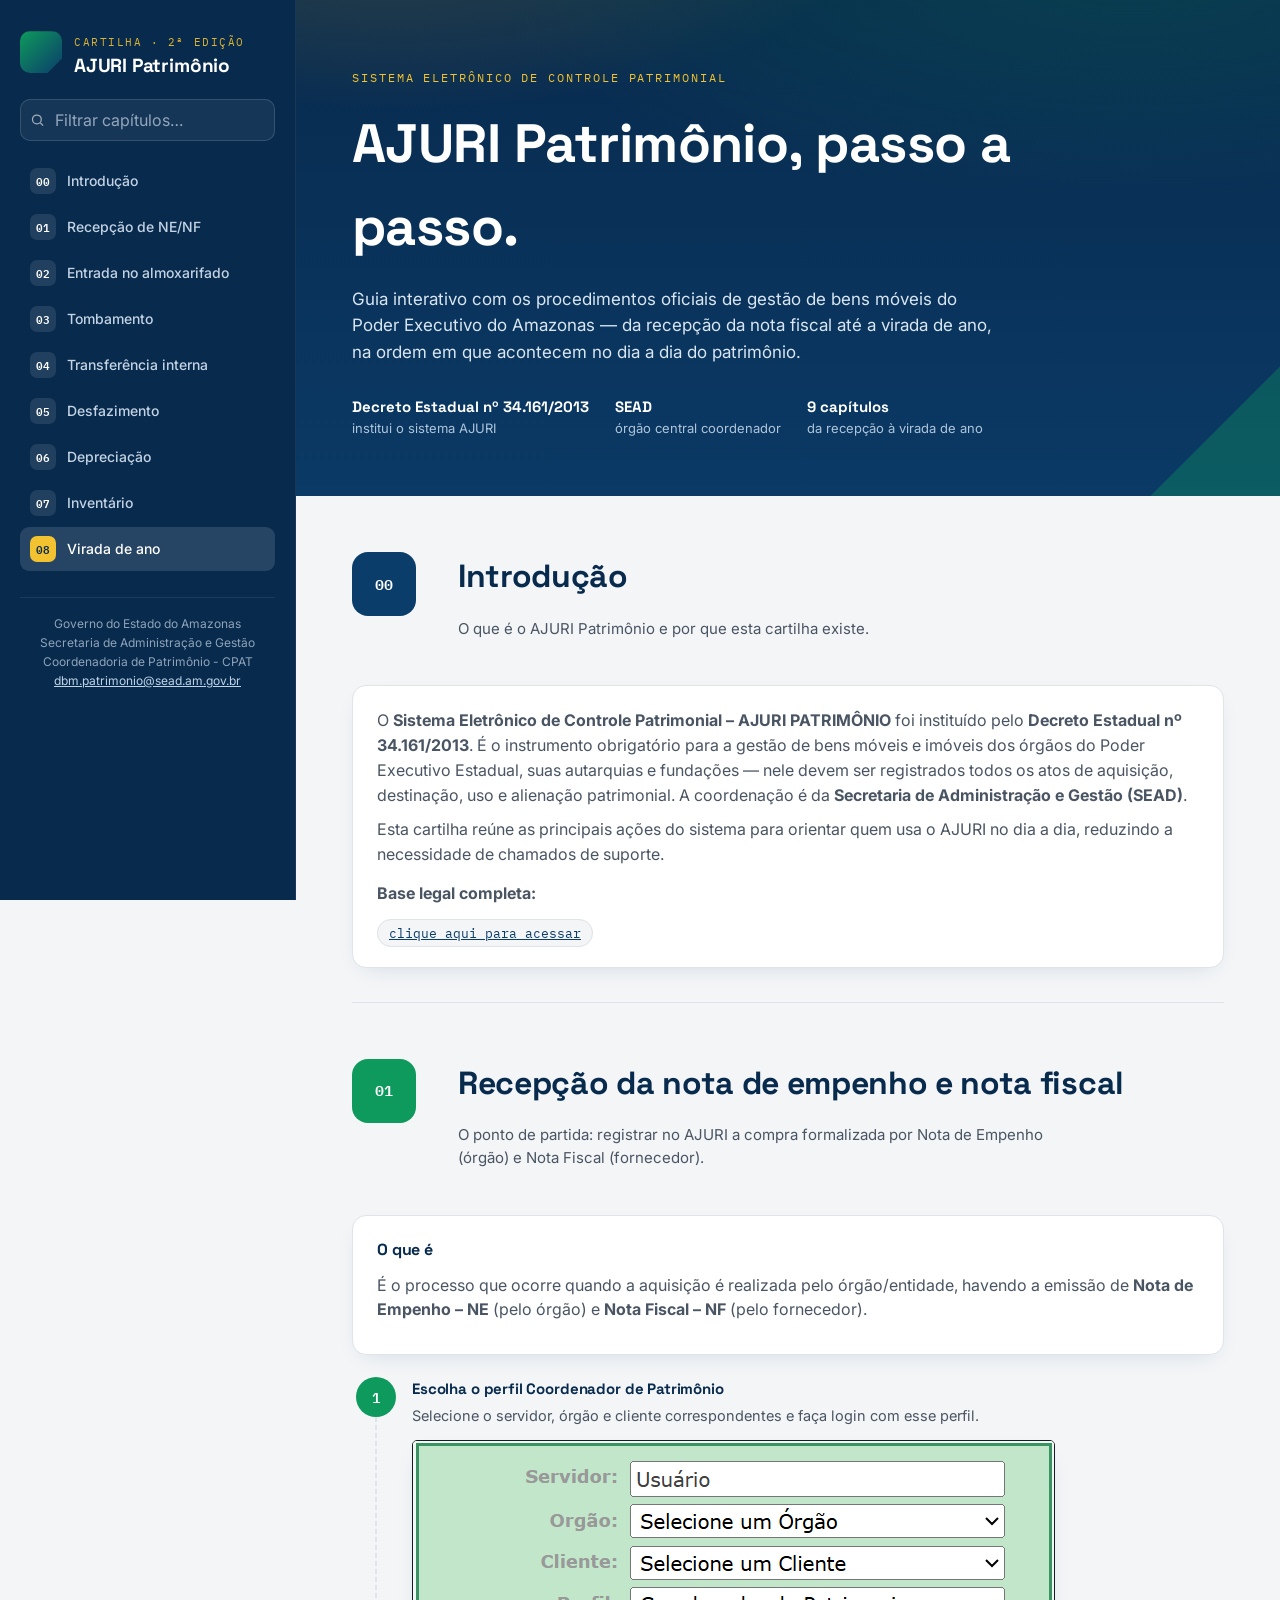
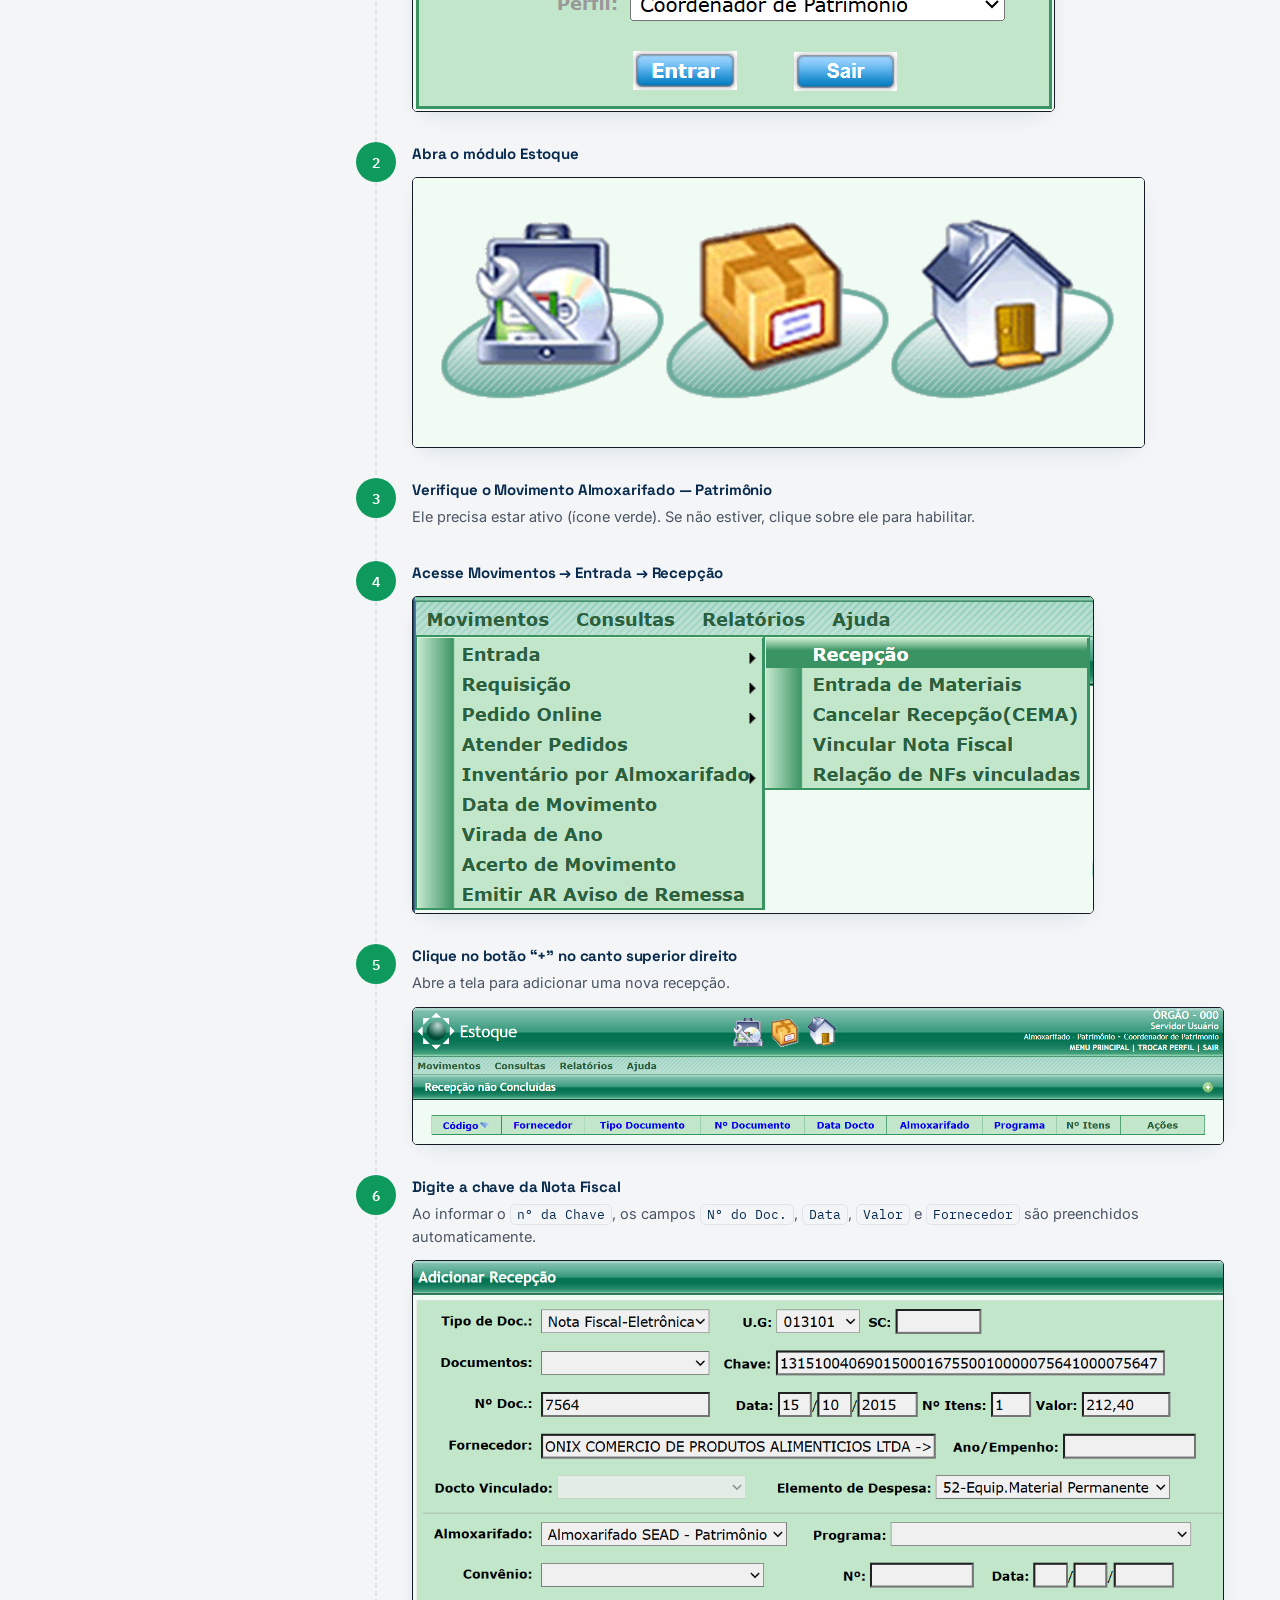
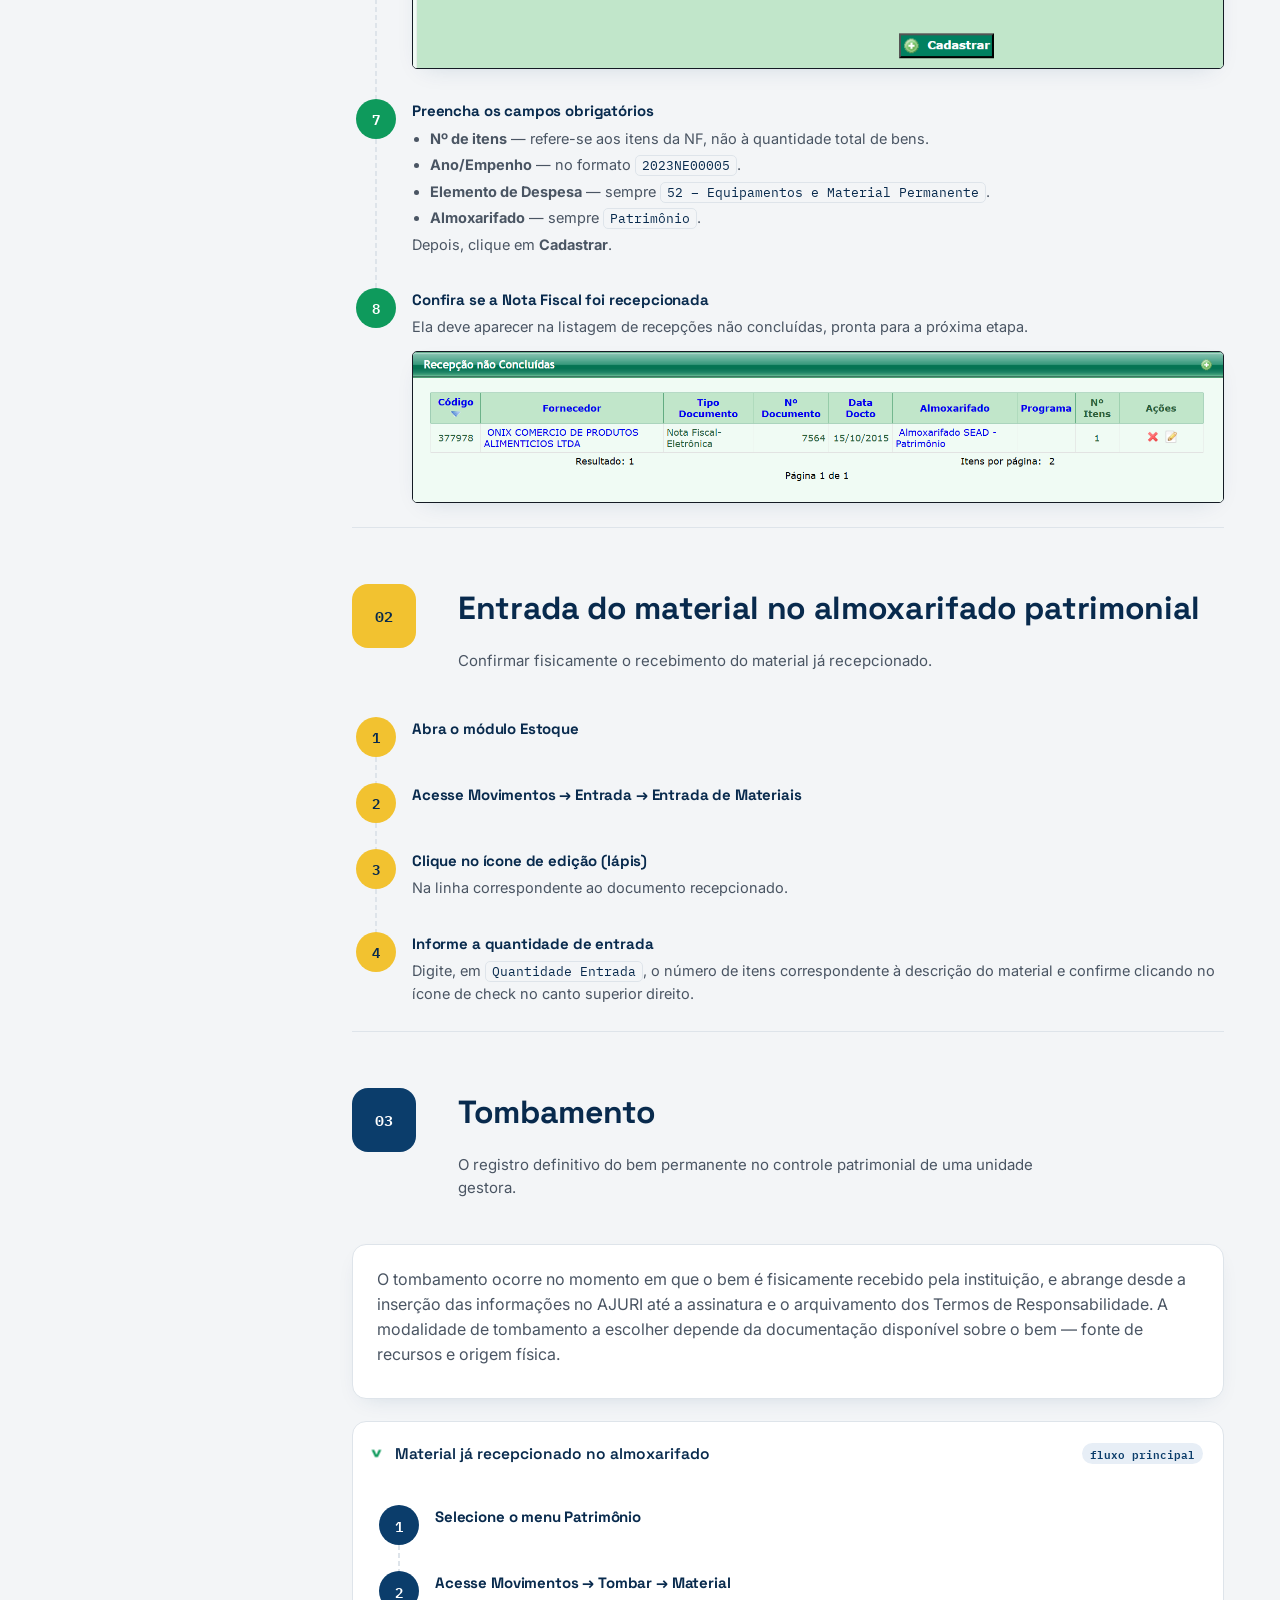
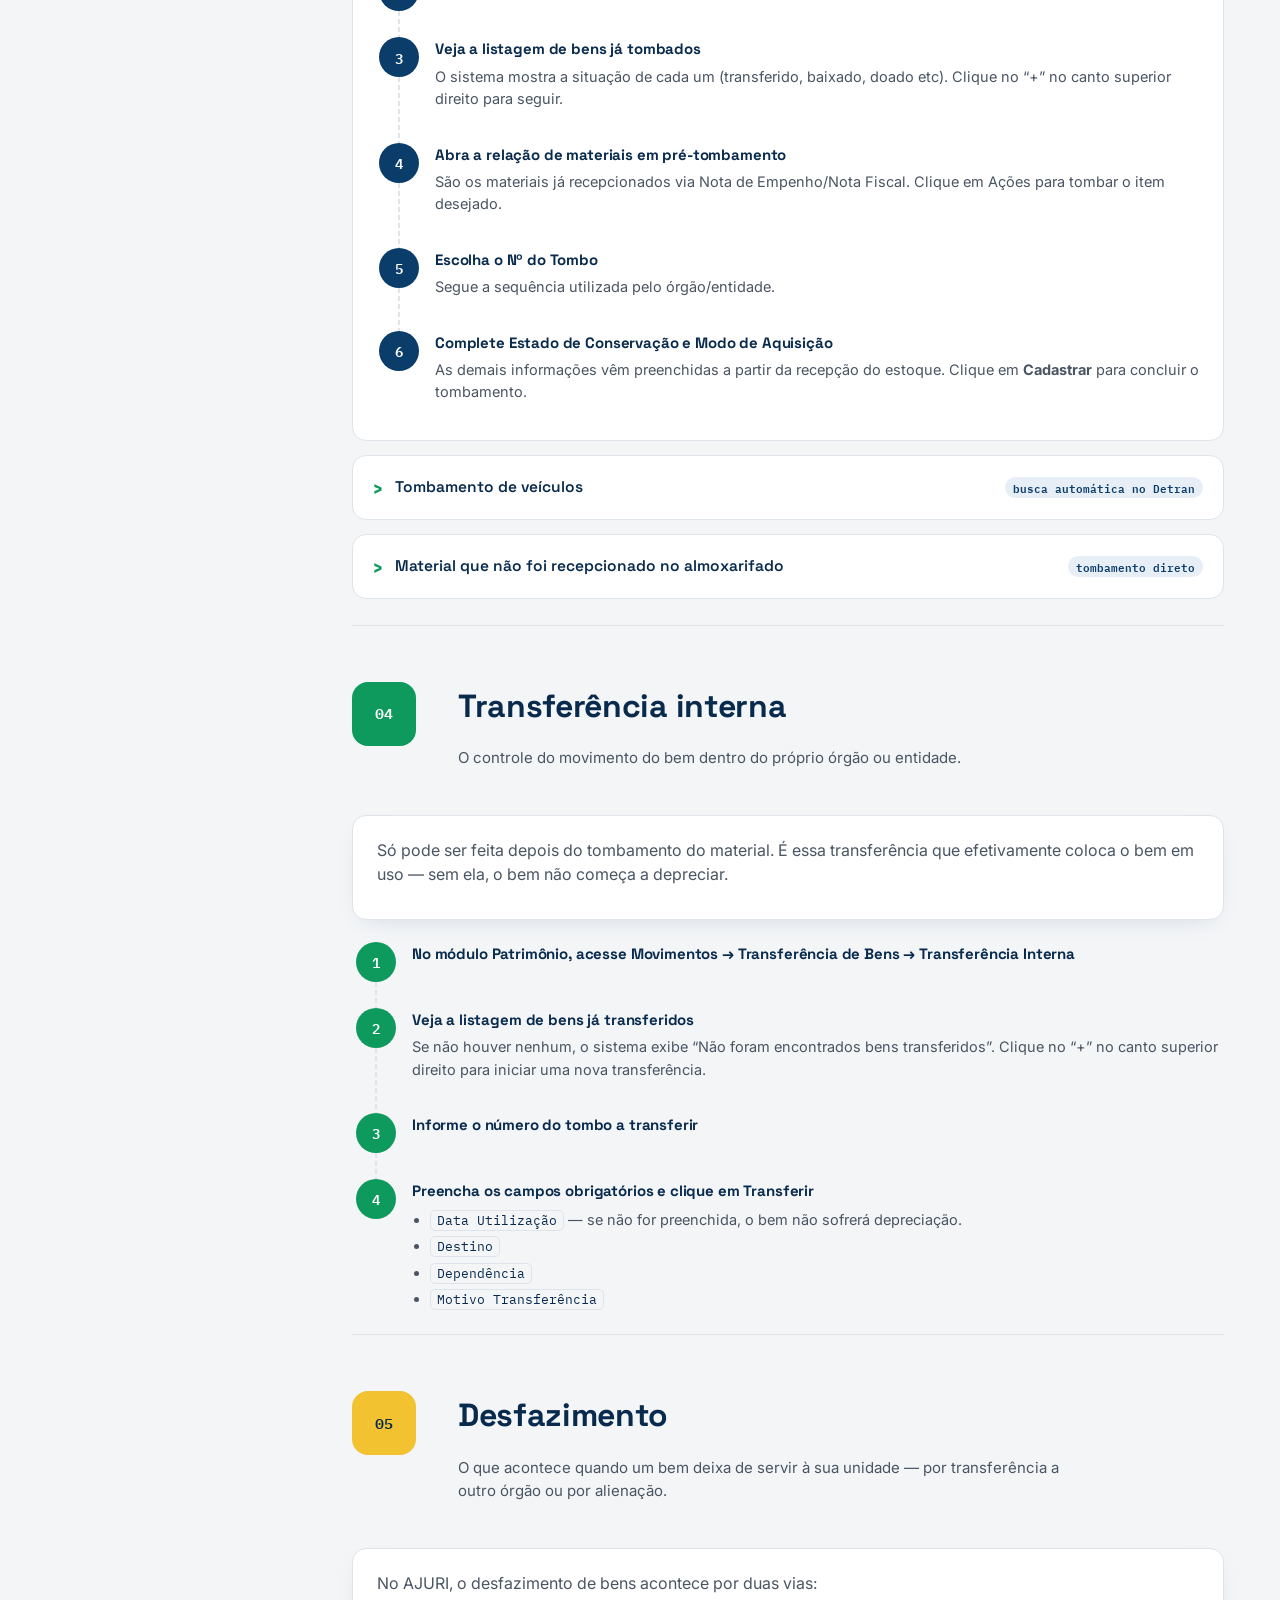
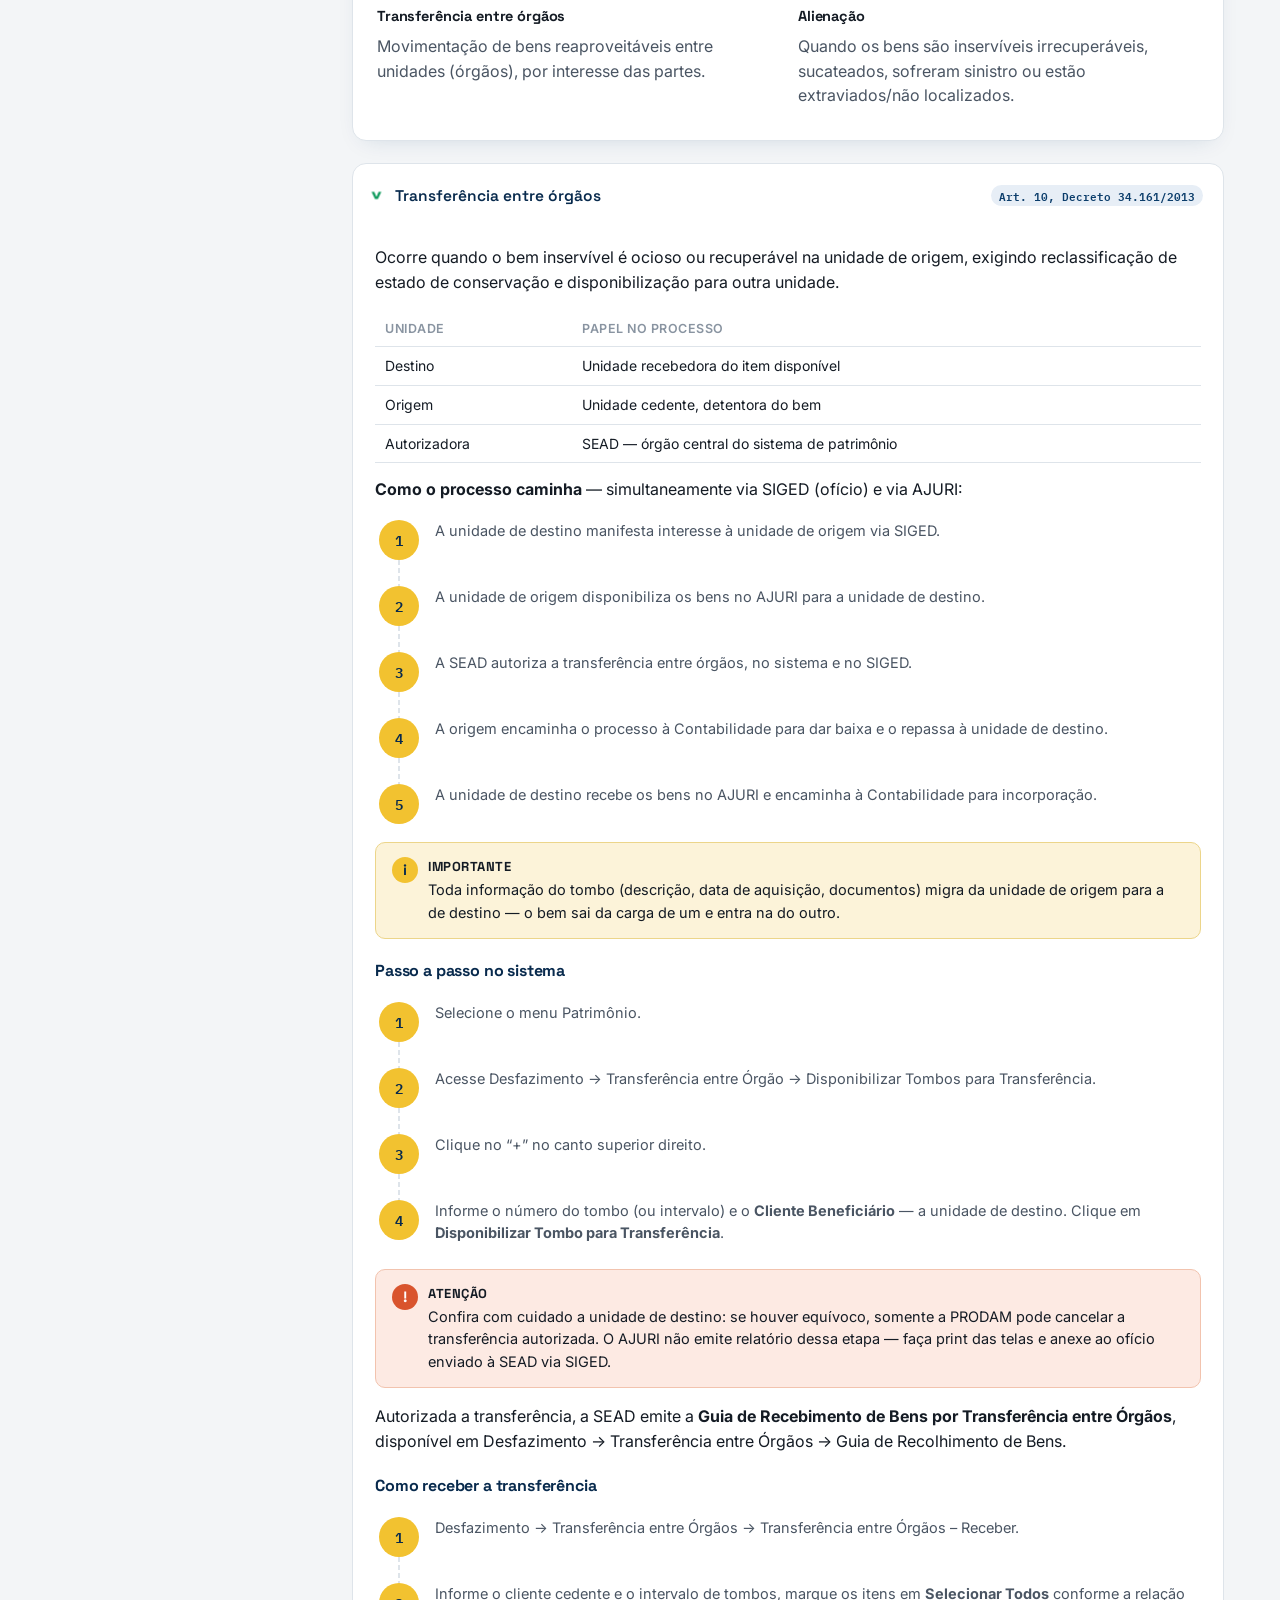
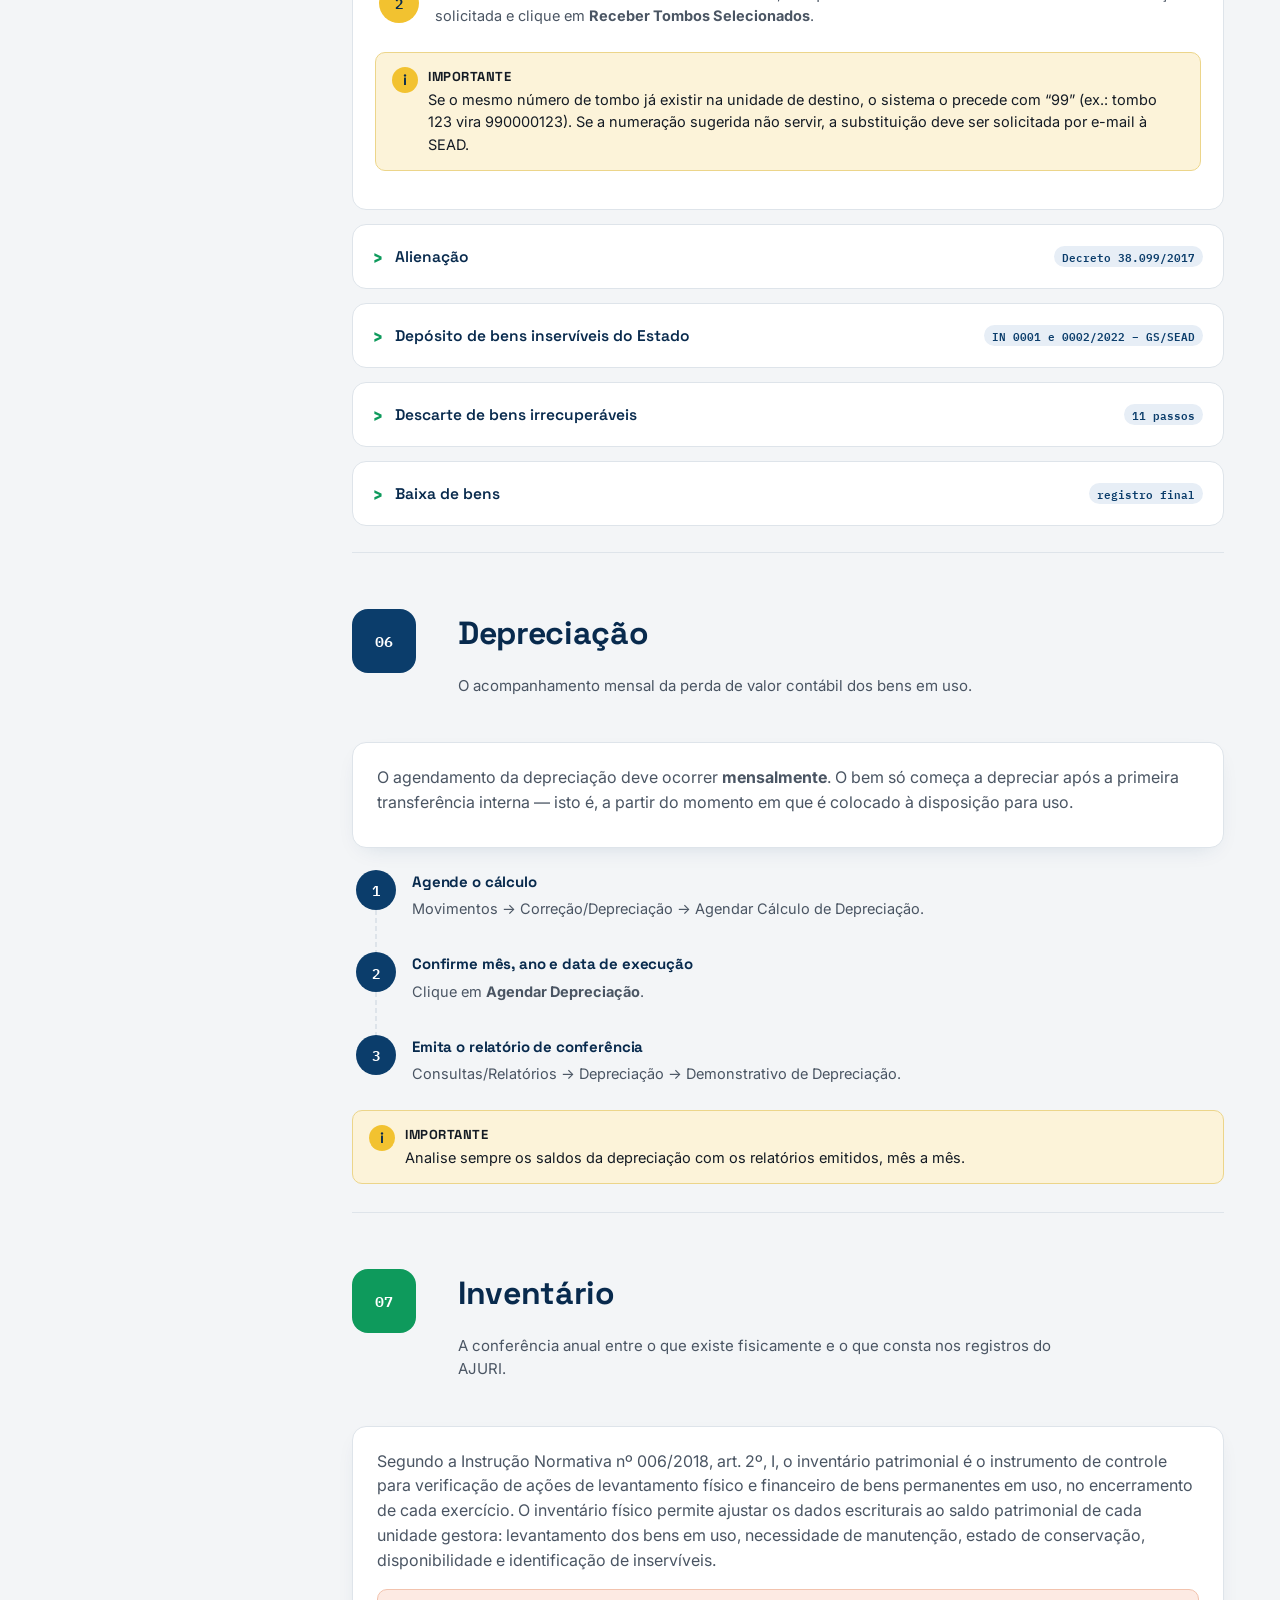
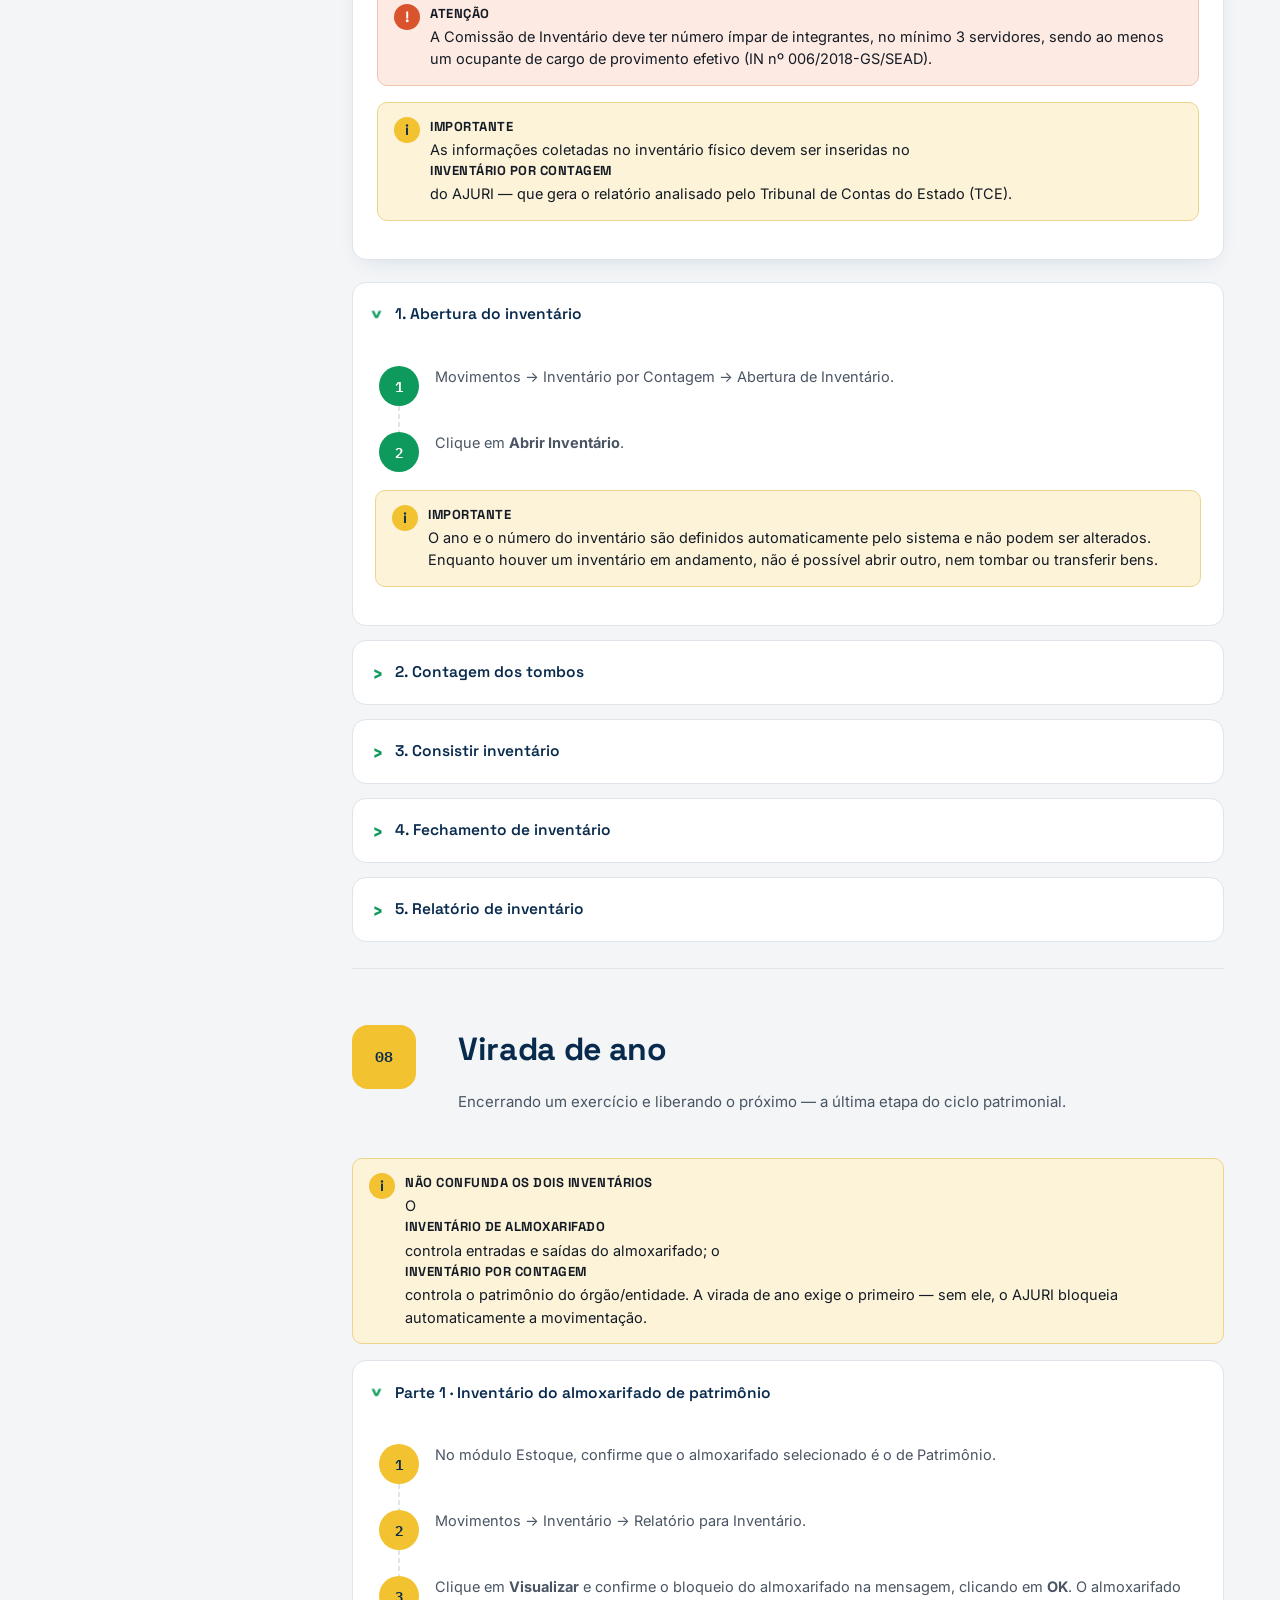
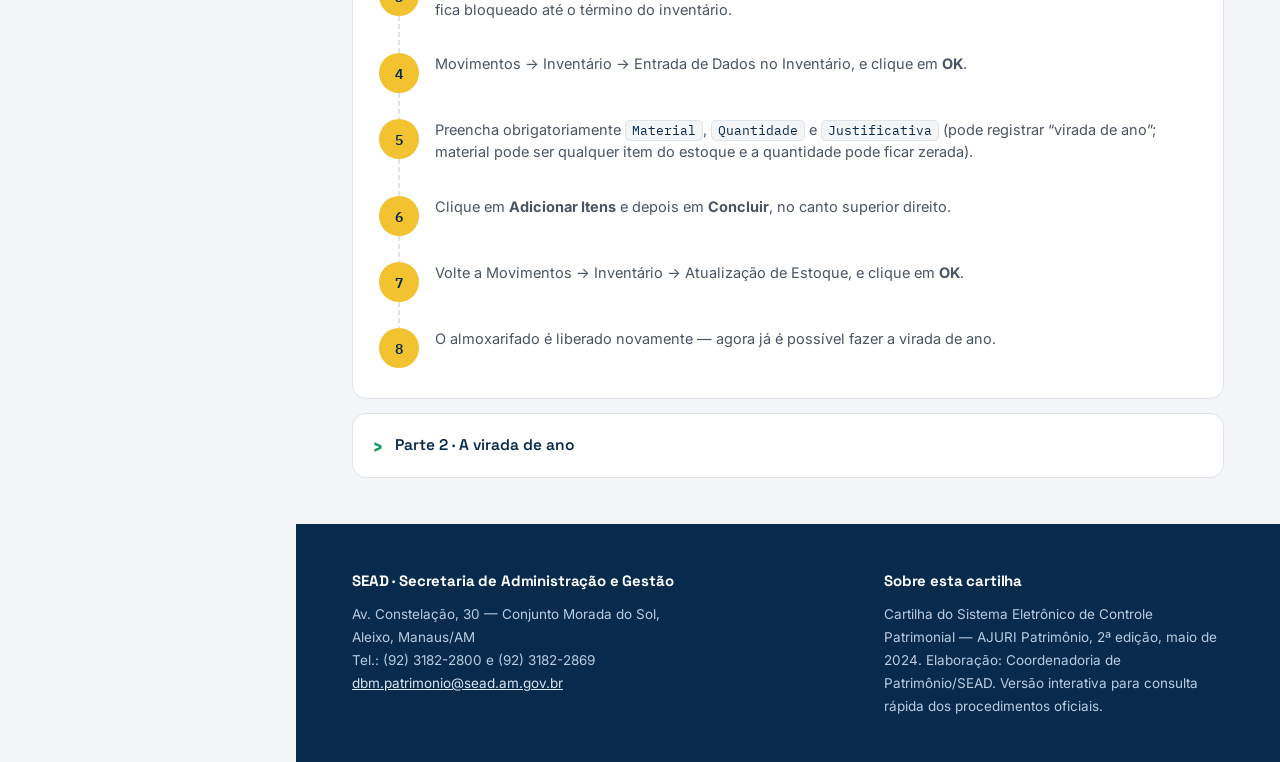
<file: index.html>
<!DOCTYPE html>
<html lang="pt-BR">

<head>
  <meta charset="UTF-8">
  <meta name="viewport" content="width=device-width, initial-scale=1.0">
  <title>AJURI Patrimônio · Cartilha Interativa</title>
  <link rel="preconnect" href="https://fonts.googleapis.com">
  <link
    href="https://fonts.googleapis.com/css2?family=Space+Grotesk:wght@500;600;700&family=Inter:wght@400;500;600;700&family=IBM+Plex+Mono:wght@500;600&display=swap"
    rel="stylesheet">
  <link rel="stylesheet" href="style.css">
</head>

<body>

  <div id="progress"></div>
  <button class="menu-toggle" id="menuToggle" aria-label="Abrir menu">
    <svg width="20" height="20" viewBox="0 0 24 24" fill="none" stroke="currentColor" stroke-width="2">
      <path d="M3 6h18M3 12h18M3 18h18" />
    </svg>
  </button>
  <div class="sidebar-overlay" id="sidebarOverlay"></div>

  <div class="shell">
    <aside class="sidebar" id="sidebar">
      <div class="brand">
        <div class="brand-mark"></div>
        <div class="brand-text">
          <span class="kicker">Cartilha · 2ª edição</span>
          <h1>AJURI Patrimônio</h1>
        </div>
      </div>

      <div class="search-box">
        <svg width="15" height="15" viewBox="0 0 24 24" fill="none" stroke="#fff" stroke-width="2">
          <circle cx="11" cy="11" r="7" />
          <path d="M21 21l-4.3-4.3" />
        </svg>
        <input id="filterInput" type="text" placeholder="Filtrar capítulos…">
      </div>

      <nav class="toc" id="tocNav">
        <a href="#introducao"><span class="tag c-blue">00</span>Introdução</a>
        <a href="#recepcao"><span class="tag c-green">01</span>Recepção de NE/NF</a>
        <a href="#entrada"><span class="tag c-yellow">02</span>Entrada no almoxarifado</a>
        <a href="#tombamento"><span class="tag c-blue">03</span>Tombamento</a>
        <a href="#transferencia"><span class="tag c-green">04</span>Transferência interna</a>
        <a href="#desfazimento"><span class="tag c-yellow">05</span>Desfazimento</a>
        <a href="#depreciacao"><span class="tag c-blue">06</span>Depreciação</a>
        <a href="#inventario"><span class="tag c-green">07</span>Inventário</a>
        <a href="#virada"><span class="tag c-yellow">08</span>Virada de ano</a>
      </nav>

      <div class="sidebar-foot">
        Governo do Estado do Amazonas<br>
        Secretaria de Administração e Gestão<br>
        Coordenadoria de Patrimônio - CPAT<br>
        <a href="mailto:dbm.patrimonio@sead.am.gov.br">dbm.patrimonio@sead.am.gov.br</a>
      </div>
    </aside>

    <main>
      <div class="hero">
        <span class="eyebrow">Sistema Eletrônico de Controle Patrimonial</span>
        <h1>AJURI Patrimônio, passo a passo.</h1>
        <p class="lead">Guia interativo com os procedimentos oficiais de gestão de bens móveis do Poder Executivo do
          Amazonas — da recepção da nota fiscal até a virada de ano, na ordem em que acontecem no dia a dia do
          patrimônio.</p>
        <div class="hero-meta">
          <div><strong>Decreto Estadual nº 34.161/2013</strong>institui o sistema AJURI</div>
          <div><strong>SEAD</strong>órgão central coordenador</div>
          <div><strong>9 capítulos</strong>da recepção à virada de ano</div>
        </div>
      </div>

      <div class="content-wrap">

        <!-- 00 INTRODUÇÃO -->
        <section class="chapter" id="introducao">
          <div class="chapter-head">
            <div class="chapter-num c-bg-blue">00</div>
            <div>
              <h2>Introdução</h2>
              <p class="chapter-sub">O que é o AJURI Patrimônio e por que esta cartilha existe.</p>
            </div>
          </div>

          <div class="panel">
            <p>O <strong>Sistema Eletrônico de Controle Patrimonial – AJURI PATRIMÔNIO</strong> foi instituído pelo
              <strong>Decreto Estadual nº 34.161/2013</strong>. É o instrumento obrigatório para a gestão de bens móveis
              e imóveis dos órgãos do Poder Executivo Estadual, suas autarquias e fundações — nele devem ser registrados
              todos os atos de aquisição, destinação, uso e alienação patrimonial. A coordenação é da <strong>Secretaria
                de Administração e Gestão (SEAD)</strong>.
            </p>
            <p>Esta cartilha reúne as principais ações do sistema para orientar quem usa o AJURI no dia a dia, reduzindo
              a necessidade de chamados de suporte.</p>
            <div class="chip-row">
              <p><strong>
                  Base legal completa:
                </strong></p>

            </div>
            <span class="chip">
              <a class="link" href="https://www.sead.am.gov.br/institucional/legislacao/#patrimonio" target="_blank"
                rel="noopener noreferrer">clique aqui para acessar</a>
            </span>
          </div>
        </section>

        <!-- 01 RECEPÇÃO -->
        <section class="chapter" id="recepcao">
          <div class="chapter-head">
            <div class="chapter-num c-bg-green">01</div>
            <div>
              <h2>Recepção da nota de empenho e nota fiscal</h2>
              <p class="chapter-sub">O ponto de partida: registrar no AJURI a compra formalizada por Nota de Empenho
                (órgão) e Nota Fiscal (fornecedor).</p>
            </div>
          </div>

          <div class="panel">
            <h3>O que é</h3>
            <p>É o processo que ocorre quando a aquisição é realizada pelo órgão/entidade, havendo a emissão de
              <strong>Nota de Empenho – NE</strong> (pelo órgão) e <strong>Nota Fiscal – NF</strong> (pelo fornecedor).
            </p>
          </div>

          <div class="steps">
            <div class="step">
              <div class="step-num c-bg-green">1</div>
              <div class="step-body">
                <h4>Escolha o perfil Coordenador de Patrimônio</h4>
                <p>Selecione o servidor, órgão e cliente correspondentes e faça login com esse perfil.</p>
                <img class="step-shot" src="01.png"
                  alt="Tela de Adicionar Recepção no AJURI, mostrando os campos preenchidos">
              </div>
            </div>
            <div class="step">
              <div class="step-num c-bg-green">2</div>
              <div class="step-body">
                <h4>Abra o módulo Estoque</h4>
                <img class="step-shot" src="02.png"
                  alt="Tela de Adicionar Recepção no AJURI, mostrando os campos preenchidos">
              </div>
            </div>
            <div class="step">
              <div class="step-num c-bg-green">3</div>
              <div class="step-body">
                <h4>Verifique o Movimento Almoxarifado — Patrimônio</h4>
                <p>Ele precisa estar ativo (ícone verde). Se não estiver, clique sobre ele para habilitar.</p>
              </div>
            </div>
            <div class="step">
              <div class="step-num c-bg-green">4</div>
              <div class="step-body">
                <h4>Acesse Movimentos → Entrada → Recepção</h4>
                <img class="step-shot" src="03.png"
                  alt="Tela de Adicionar Recepção no AJURI, mostrando os campos preenchidos">
              </div>
            </div>
            <div class="step">
              <div class="step-num c-bg-green">5</div>
              <div class="step-body">
                <h4>Clique no botão “+” no canto superior direito</h4>
                <p>Abre a tela para adicionar uma nova recepção.</p>
                <img class="step-shot" src="04.png"
                  alt="Tela de Adicionar Recepção no AJURI, mostrando os campos preenchidos">
              </div>
            </div>
            <div class="step">
              <div class="step-num c-bg-green">6</div>
              <div class="step-body">
                <h4>Digite a chave da Nota Fiscal</h4>
                <p>Ao informar o <span class="field">nº da Chave</span>, os campos <span class="field">Nº do
                    Doc.</span>, <span class="field">Data</span>, <span class="field">Valor</span> e <span
                    class="field">Fornecedor</span> são preenchidos automaticamente.</p>
                                    <img class="step-shot" src="05.png"
                  alt="Tela de Adicionar Recepção no AJURI, mostrando os campos preenchidos">
              </div>
            </div>
            <div class="step">
              <div class="step-num c-bg-green">7</div>
              <div class="step-body">
                <h4>Preencha os campos obrigatórios</h4>
                <ul>
                  <li><strong>Nº de itens</strong> — refere-se aos itens da NF, não à quantidade total de bens.</li>
                  <li><strong>Ano/Empenho</strong> — no formato <span class="field">2023NE00005</span>.</li>
                  <li><strong>Elemento de Despesa</strong> — sempre <span class="field">52 – Equipamentos e Material
                      Permanente</span>.</li>
                  <li><strong>Almoxarifado</strong> — sempre <span class="field">Patrimônio</span>.</li>
                </ul>
                <p>Depois, clique em <strong>Cadastrar</strong>.</p>
              </div>
            </div>
            <div class="step">
              <div class="step-num c-bg-green">8</div>
              <div class="step-body">
                <h4>Confira se a Nota Fiscal foi recepcionada</h4>
                <p>Ela deve aparecer na listagem de recepções não concluídas, pronta para a próxima etapa.</p>
                <img class="step-shot" src="06.png"
                  alt="Tela de Adicionar Recepção no AJURI, mostrando os campos preenchidos">
              </div>
            </div>
          </div>
        </section>

        <!-- 02 ENTRADA -->
        <section class="chapter" id="entrada">
          <div class="chapter-head">
            <div class="chapter-num c-bg-yellow">02</div>
            <div>
              <h2>Entrada do material no almoxarifado patrimonial</h2>
              <p class="chapter-sub">Confirmar fisicamente o recebimento do material já recepcionado.</p>
            </div>
          </div>

          <div class="steps">
            <div class="step">
              <div class="step-num c-bg-yellow" style="color:var(--blue-deep)">1</div>
              <div class="step-body">
                <h4>Abra o módulo Estoque</h4>
              </div>
            </div>
            <div class="step">
              <div class="step-num c-bg-yellow" style="color:var(--blue-deep)">2</div>
              <div class="step-body">
                <h4>Acesse Movimentos → Entrada → Entrada de Materiais</h4>
              </div>
            </div>
            <div class="step">
              <div class="step-num c-bg-yellow" style="color:var(--blue-deep)">3</div>
              <div class="step-body">
                <h4>Clique no ícone de edição (lápis)</h4>
                <p>Na linha correspondente ao documento recepcionado.</p>
              </div>
            </div>
            <div class="step">
              <div class="step-num c-bg-yellow" style="color:var(--blue-deep)">4</div>
              <div class="step-body">
                <h4>Informe a quantidade de entrada</h4>
                <p>Digite, em <span class="field">Quantidade Entrada</span>, o número de itens correspondente à
                  descrição do material e confirme clicando no ícone de check no canto superior direito.</p>
              </div>
            </div>
          </div>
        </section>

        <!-- 03 TOMBAMENTO -->
        <section class="chapter" id="tombamento">
          <div class="chapter-head">
            <div class="chapter-num c-bg-blue">03</div>
            <div>
              <h2>Tombamento</h2>
              <p class="chapter-sub">O registro definitivo do bem permanente no controle patrimonial de uma unidade
                gestora.</p>
            </div>
          </div>

          <div class="panel">
            <p>O tombamento ocorre no momento em que o bem é fisicamente recebido pela instituição, e abrange desde a
              inserção das informações no AJURI até a assinatura e o arquivamento dos Termos de Responsabilidade. A
              modalidade de tombamento a escolher depende da documentação disponível sobre o bem — fonte de recursos e
              origem física.</p>
          </div>

          <details class="acc" open>
            <summary>Material já recepcionado no almoxarifado <span class="badge">fluxo principal</span></summary>
            <div class="acc-body">
              <div class="steps">
                <div class="step">
                  <div class="step-num c-bg-blue">1</div>
                  <div class="step-body">
                    <h4>Selecione o menu Patrimônio</h4>
                  </div>
                </div>
                <div class="step">
                  <div class="step-num c-bg-blue">2</div>
                  <div class="step-body">
                    <h4>Acesse Movimentos → Tombar → Material</h4>
                  </div>
                </div>
                <div class="step">
                  <div class="step-num c-bg-blue">3</div>
                  <div class="step-body">
                    <h4>Veja a listagem de bens já tombados</h4>
                    <p>O sistema mostra a situação de cada um (transferido, baixado, doado etc). Clique no “+” no canto
                      superior direito para seguir.</p>
                  </div>
                </div>
                <div class="step">
                  <div class="step-num c-bg-blue">4</div>
                  <div class="step-body">
                    <h4>Abra a relação de materiais em pré-tombamento</h4>
                    <p>São os materiais já recepcionados via Nota de Empenho/Nota Fiscal. Clique em Ações para tombar o
                      item desejado.</p>
                  </div>
                </div>
                <div class="step">
                  <div class="step-num c-bg-blue">5</div>
                  <div class="step-body">
                    <h4>Escolha o Nº do Tombo</h4>
                    <p>Segue a sequência utilizada pelo órgão/entidade.</p>
                  </div>
                </div>
                <div class="step">
                  <div class="step-num c-bg-blue">6</div>
                  <div class="step-body">
                    <h4>Complete Estado de Conservação e Modo de Aquisição</h4>
                    <p>As demais informações vêm preenchidas a partir da recepção do estoque. Clique em
                      <strong>Cadastrar</strong> para concluir o tombamento.
                    </p>
                  </div>
                </div>
              </div>
            </div>
          </details>

          <details class="acc">
            <summary>Tombamento de veículos <span class="badge">busca automática no Detran</span></summary>
            <div class="acc-body">
              <p>Ao digitar o tipo de veículo no campo <span class="field">Material</span>, aparece o campo obrigatório
                <span class="field">Nº Renavam</span>. Informando o Renavam, o sistema busca automaticamente no banco de
                dados do Detran as características do veículo. Clique em <strong>Cadastrar</strong> e o veículo está
                tombado.
              </p>
            </div>
          </details>

          <details class="acc">
            <summary>Material que não foi recepcionado no almoxarifado <span class="badge">tombamento direto</span>
            </summary>
            <div class="acc-body">
              <div class="steps">
                <div class="step">
                  <div class="step-num c-bg-blue">1</div>
                  <div class="step-body">
                    <h4>Use quando não houver pré-tombamento</h4>
                    <p>Situação típica de aquisição por doação. Clique no “+” no canto superior direito.</p>
                  </div>
                </div>
                <div class="step">
                  <div class="step-num c-bg-blue">2</div>
                  <div class="step-body">
                    <h4>Escolha o Nº do Tombo</h4>
                  </div>
                </div>
                <div class="step">
                  <div class="step-num c-bg-blue">3</div>
                  <div class="step-body">
                    <h4>Preencha todos os campos com asterisco (*)</h4>
                    <p>São de preenchimento obrigatório. Clique em <strong>Cadastrar</strong> para tombar o material.
                    </p>
                  </div>
                </div>
              </div>
              <div class="callout importante">
                <span class="icon">i</span>
                <div><strong>Importante</strong>Solicite antes à SEAD, por e-mail, a catalogação do material a ser
                  tombado: <a href="mailto:dbm.patrimonio@sead.am.gov.br">dbm.patrimonio@sead.am.gov.br</a></div>
              </div>
            </div>
          </details>
        </section>

        <!-- 04 TRANSFERÊNCIA INTERNA -->
        <section class="chapter" id="transferencia">
          <div class="chapter-head">
            <div class="chapter-num c-bg-green">04</div>
            <div>
              <h2>Transferência interna</h2>
              <p class="chapter-sub">O controle do movimento do bem dentro do próprio órgão ou entidade.</p>
            </div>
          </div>

          <div class="panel">
            <p>Só pode ser feita depois do tombamento do material. É essa transferência que efetivamente coloca o bem em
              uso — sem ela, o bem não começa a depreciar.</p>
          </div>

          <div class="steps">
            <div class="step">
              <div class="step-num c-bg-green">1</div>
              <div class="step-body">
                <h4>No módulo Patrimônio, acesse Movimentos → Transferência de Bens → Transferência Interna</h4>
              </div>
            </div>
            <div class="step">
              <div class="step-num c-bg-green">2</div>
              <div class="step-body">
                <h4>Veja a listagem de bens já transferidos</h4>
                <p>Se não houver nenhum, o sistema exibe “Não foram encontrados bens transferidos”. Clique no “+” no
                  canto superior direito para iniciar uma nova transferência.</p>
              </div>
            </div>
            <div class="step">
              <div class="step-num c-bg-green">3</div>
              <div class="step-body">
                <h4>Informe o número do tombo a transferir</h4>
              </div>
            </div>
            <div class="step">
              <div class="step-num c-bg-green">4</div>
              <div class="step-body">
                <h4>Preencha os campos obrigatórios e clique em Transferir</h4>
                <ul>
                  <li><span class="field">Data Utilização</span> — se não for preenchida, o bem não sofrerá depreciação.
                  </li>
                  <li><span class="field">Destino</span></li>
                  <li><span class="field">Dependência</span></li>
                  <li><span class="field">Motivo Transferência</span></li>
                </ul>
              </div>
            </div>
          </div>
        </section>

        <!-- 05 DESFAZIMENTO -->
        <section class="chapter" id="desfazimento">
          <div class="chapter-head">
            <div class="chapter-num c-bg-yellow">05</div>
            <div>
              <h2>Desfazimento</h2>
              <p class="chapter-sub">O que acontece quando um bem deixa de servir à sua unidade — por transferência a
                outro órgão ou por alienação.</p>
            </div>
          </div>

          <div class="panel">
            <p>No AJURI, o desfazimento de bens acontece por duas vias:</p>
            <div class="grid-2">
              <div>
                <h4>Transferência entre órgãos</h4>
                <p>Movimentação de bens reaproveitáveis entre unidades (órgãos), por interesse das partes.</p>
              </div>
              <div>
                <h4>Alienação</h4>
                <p>Quando os bens são inservíveis irrecuperáveis, sucateados, sofreram sinistro ou estão extraviados/não
                  localizados.</p>
              </div>
            </div>
          </div>

          <details class="acc" open>
            <summary>Transferência entre órgãos <span class="badge">Art. 10, Decreto 34.161/2013</span></summary>
            <div class="acc-body">
              <p>Ocorre quando o bem inservível é ocioso ou recuperável na unidade de origem, exigindo reclassificação
                de estado de conservação e disponibilização para outra unidade.</p>
              <div class="table-wrap">
                <table class="ref">
                  <tr>
                    <th>Unidade</th>
                    <th>Papel no processo</th>
                  </tr>
                  <tr>
                    <td>Destino</td>
                    <td>Unidade recebedora do item disponível</td>
                  </tr>
                  <tr>
                    <td>Origem</td>
                    <td>Unidade cedente, detentora do bem</td>
                  </tr>
                  <tr>
                    <td>Autorizadora</td>
                    <td>SEAD — órgão central do sistema de patrimônio</td>
                  </tr>
                </table>
              </div>
              <p style="margin-top:14px;"><strong>Como o processo caminha</strong> — simultaneamente via SIGED (ofício)
                e via AJURI:</p>
              <div class="steps">
                <div class="step">
                  <div class="step-num c-bg-yellow" style="color:var(--blue-deep)">1</div>
                  <div class="step-body">
                    <p>A unidade de destino manifesta interesse à unidade de origem via SIGED.</p>
                  </div>
                </div>
                <div class="step">
                  <div class="step-num c-bg-yellow" style="color:var(--blue-deep)">2</div>
                  <div class="step-body">
                    <p>A unidade de origem disponibiliza os bens no AJURI para a unidade de destino.</p>
                  </div>
                </div>
                <div class="step">
                  <div class="step-num c-bg-yellow" style="color:var(--blue-deep)">3</div>
                  <div class="step-body">
                    <p>A SEAD autoriza a transferência entre órgãos, no sistema e no SIGED.</p>
                  </div>
                </div>
                <div class="step">
                  <div class="step-num c-bg-yellow" style="color:var(--blue-deep)">4</div>
                  <div class="step-body">
                    <p>A origem encaminha o processo à Contabilidade para dar baixa e o repassa à unidade de destino.
                    </p>
                  </div>
                </div>
                <div class="step">
                  <div class="step-num c-bg-yellow" style="color:var(--blue-deep)">5</div>
                  <div class="step-body">
                    <p>A unidade de destino recebe os bens no AJURI e encaminha à Contabilidade para incorporação.</p>
                  </div>
                </div>
              </div>
              <div class="callout importante">
                <span class="icon">i</span>
                <div><strong>Importante</strong>Toda informação do tombo (descrição, data de aquisição, documentos)
                  migra da unidade de origem para a de destino — o bem sai da carga de um e entra na do outro.</div>
              </div>

              <h4 style="margin-top:20px;">Passo a passo no sistema</h4>
              <div class="steps">
                <div class="step">
                  <div class="step-num c-bg-yellow" style="color:var(--blue-deep)">1</div>
                  <div class="step-body">
                    <p>Selecione o menu Patrimônio.</p>
                  </div>
                </div>
                <div class="step">
                  <div class="step-num c-bg-yellow" style="color:var(--blue-deep)">2</div>
                  <div class="step-body">
                    <p>Acesse Desfazimento → Transferência entre Órgão → Disponibilizar Tombos para Transferência.</p>
                  </div>
                </div>
                <div class="step">
                  <div class="step-num c-bg-yellow" style="color:var(--blue-deep)">3</div>
                  <div class="step-body">
                    <p>Clique no “+” no canto superior direito.</p>
                  </div>
                </div>
                <div class="step">
                  <div class="step-num c-bg-yellow" style="color:var(--blue-deep)">4</div>
                  <div class="step-body">
                    <p>Informe o número do tombo (ou intervalo) e o <strong>Cliente Beneficiário</strong> — a unidade de
                      destino. Clique em <strong>Disponibilizar Tombo para Transferência</strong>.</p>
                  </div>
                </div>
              </div>
              <div class="callout atencao">
                <span class="icon">!</span>
                <div><strong>Atenção</strong>Confira com cuidado a unidade de destino: se houver equívoco, somente a
                  PRODAM pode cancelar a transferência autorizada. O AJURI não emite relatório dessa etapa — faça print
                  das telas e anexe ao ofício enviado à SEAD via SIGED.</div>
              </div>
              <p>Autorizada a transferência, a SEAD emite a <strong>Guia de Recebimento de Bens por Transferência entre
                  Órgãos</strong>, disponível em Desfazimento → Transferência entre Órgãos → Guia de Recolhimento de
                Bens.</p>

              <h4 style="margin-top:20px;">Como receber a transferência</h4>
              <div class="steps">
                <div class="step">
                  <div class="step-num c-bg-yellow" style="color:var(--blue-deep)">1</div>
                  <div class="step-body">
                    <p>Desfazimento → Transferência entre Órgãos → Transferência entre Órgãos – Receber.</p>
                  </div>
                </div>
                <div class="step">
                  <div class="step-num c-bg-yellow" style="color:var(--blue-deep)">2</div>
                  <div class="step-body">
                    <p>Informe o cliente cedente e o intervalo de tombos, marque os itens em <strong>Selecionar
                        Todos</strong> conforme a relação solicitada e clique em <strong>Receber Tombos
                        Selecionados</strong>.</p>
                  </div>
                </div>
              </div>
              <div class="callout importante">
                <span class="icon">i</span>
                <div><strong>Importante</strong>Se o mesmo número de tombo já existir na unidade de destino, o sistema o
                  precede com “99” (ex.: tombo 123 vira 990000123). Se a numeração sugerida não servir, a substituição
                  deve ser solicitada por e-mail à SEAD.</div>
              </div>
            </div>
          </details>

          <details class="acc">
            <summary>Alienação <span class="badge">Decreto 38.099/2017</span></summary>
            <div class="acc-body">
              <p>Alienação é a transferência do direito de propriedade do material, subordinada a interesse público ou
                social devidamente justificado e a prévia avaliação — pode ocorrer por <strong>venda, permuta ou
                  doação</strong>.</p>
              <div class="steps">
                <div class="step">
                  <div class="step-num c-bg-yellow" style="color:var(--blue-deep)">1</div>
                  <div class="step-body">
                    <p>Movimentos → Alienação → Enviar para Alienação.</p>
                  </div>
                </div>
                <div class="step">
                  <div class="step-num c-bg-yellow" style="color:var(--blue-deep)">2</div>
                  <div class="step-body">
                    <p>Informe o tombo/descrição e clique no ícone de ações.</p>
                  </div>
                </div>
                <div class="step">
                  <div class="step-num c-bg-yellow" style="color:var(--blue-deep)">3</div>
                  <div class="step-body">
                    <p>Preencha Documento e Data do Documento — o ofício enviado à SEAD com a relação dos bens — e
                      clique em <strong>Enviar para Alienação</strong>.</p>
                  </div>
                </div>
              </div>
              <p><strong>Pedido de alienação à SEAD:</strong> ofício com nº do tombo, descrição, valor de aquisição e a
                relação de bens em processo de alienação. Autorizada, a SEAD libera a baixa no sistema.</p>
            </div>
          </details>

          <details class="acc">
            <summary>Depósito de bens inservíveis do Estado <span class="badge">IN 0001 e 0002/2022 – GS/SEAD</span>
            </summary>
            <div class="acc-body">
              <p>Após disponibilizar os bens para transferência entre órgãos, se não houver manifestação de interesse, o
                órgão solicita a entrega dos remanescentes ao Depósito de Inservíveis do Estado.</p>
              <table class="ref">
                <tr>
                  <th>Classificação</th>
                  <th>Significado</th>
                </tr>
                <tr>
                  <td>Ocioso</td>
                  <td>Em perfeitas condições, mas não está sendo aproveitado</td>
                </tr>
                <tr>
                  <td>Recuperável</td>
                  <td>Recuperação possível, custando no mínimo 50% do valor de mercado</td>
                </tr>
                <tr>
                  <td>Antieconômico</td>
                  <td>Manutenção onerosa ou rendimento precário por desgaste ou obsolescência</td>
                </tr>
                <tr>
                  <td>Irrecuperável</td>
                  <td>Não pode mais ser utilizado para seu fim, por perda de características ou inviabilidade econômica
                  </td>
                </tr>
              </table>
              <p>A <strong>Comissão de Avaliação e Desfazimento</strong> — no mínimo 3 servidores, com especialista
                convidado para bens especiais — emite o relatório de classificação previsto no Decreto 38.099/2017.</p>

              <h4 style="margin-top:18px;">Entrega de veículo inservível</h4>
              <div class="steps">
                <div class="step">
                  <div class="step-num c-bg-yellow" style="color:var(--blue-deep)">1</div>
                  <div class="step-body">
                    <p>Instituir Comissão de Avaliação e Desfazimento (mín. 3 servidores).</p>
                  </div>
                </div>
                <div class="step">
                  <div class="step-num c-bg-yellow" style="color:var(--blue-deep)">2</div>
                  <div class="step-body">
                    <p>Gestor da pasta autoriza a entrega e envia ofício à SEAD via SIGED.</p>
                  </div>
                </div>
                <div class="step">
                  <div class="step-num c-bg-yellow" style="color:var(--blue-deep)">3</div>
                  <div class="step-body">
                    <p>Anexar declaração do estado de conservação e grau de inservibilidade da Comissão.</p>
                  </div>
                </div>
                <div class="step">
                  <div class="step-num c-bg-yellow" style="color:var(--blue-deep)">4</div>
                  <div class="step-body">
                    <p>Declarar o estado do veículo:</p>
                    <ul>
                      <li><strong>No estado</strong> — inservível ocioso e/ou recuperável, não pode ser sucateado.</li>
                      <li><strong>Sucata</strong> — inservível antieconômico e/ou irrecuperável; o chassi deve ser
                        retirado para baixa no Detran.</li>
                    </ul>
                  </div>
                </div>
                <div class="step">
                  <div class="step-num c-bg-yellow" style="color:var(--blue-deep)">5</div>
                  <div class="step-body">
                    <p>Acompanhar o veículo do CRLV e do DUT (Documento Único de Transferência).</p>
                  </div>
                </div>
                <div class="step">
                  <div class="step-num c-bg-yellow" style="color:var(--blue-deep)">6</div>
                  <div class="step-body">
                    <p>Reunir certidões negativas: Detran-AM, Polícia Rodoviária Federal, IMMU, DNIT e Sefaz-AM.</p>
                  </div>
                </div>
                <div class="step">
                  <div class="step-num c-bg-yellow" style="color:var(--blue-deep)">7</div>
                  <div class="step-body">
                    <p>Passar por inspeção: checklist do veículo, descaracterização (sem pintura/equipamentos do
                      Estado), correspondência entre motor/caixa de marcha e chassi, e entrega das chaves.</p>
                  </div>
                </div>
                <div class="step">
                  <div class="step-num c-bg-yellow" style="color:var(--blue-deep)">8</div>
                  <div class="step-body">
                    <p>Agendar a entrega com a Coordenadoria de Patrimônio (CPAT) pelo e-mail <a
                        href="mailto:dbm.patrimonio@sead.am.gov.br">dbm.patrimonio@sead.am.gov.br</a>, cumprindo
                      integralmente o checklist.</p>
                  </div>
                </div>
              </div>
              <div class="callout importante">
                <span class="icon">i</span>
                <div><strong>Importante</strong>A entrega do veículo só é possível com o efetivo registro (tombamento)
                  no AJURI. Toda a parte documental continua sob responsabilidade do órgão até o completo desfazimento,
                  conforme a Lei Federal nº 14.133/2021.</div>
              </div>

              <h4 style="margin-top:18px;">Entrega de material inservível (bens móveis em geral)</h4>
              <div class="steps">
                <div class="step">
                  <div class="step-num c-bg-yellow" style="color:var(--blue-deep)">1</div>
                  <div class="step-body">
                    <p>Registro efetivo no AJURI (tombamento).</p>
                  </div>
                </div>
                <div class="step">
                  <div class="step-num c-bg-yellow" style="color:var(--blue-deep)">2</div>
                  <div class="step-body">
                    <p>Autorização do gestor da pasta.</p>
                  </div>
                </div>
                <div class="step">
                  <div class="step-num c-bg-yellow" style="color:var(--blue-deep)">3</div>
                  <div class="step-body">
                    <p>Encaminhar a solicitação à SEAD via SIGED, por ofício.</p>
                  </div>
                </div>
                <div class="step">
                  <div class="step-num c-bg-yellow" style="color:var(--blue-deep)">4</div>
                  <div class="step-body">
                    <p>Comprovar o registro do tombo com relatório do AJURI, construído em duas etapas: criar a unidade
                      administrativa <strong>Depósito de Inservíveis do Estado</strong> e transferir internamente os
                      bens para ela.</p>
                  </div>
                </div>
                <div class="step">
                  <div class="step-num c-bg-yellow" style="color:var(--blue-deep)">5</div>
                  <div class="step-body">
                    <p>Emitir o relatório em Patrimônio → Consultas/Relatórios, com Período, a unidade Depósito de
                      Inservíveis do Estado e opção de listagem “Não Baixados”.</p>
                  </div>
                </div>
                <div class="step">
                  <div class="step-num c-bg-yellow" style="color:var(--blue-deep)">6</div>
                  <div class="step-body">
                    <p>Anexar declaração da Comissão sobre estado de conservação e grau de inservibilidade.</p>
                  </div>
                </div>
                <div class="step">
                  <div class="step-num c-bg-yellow" style="color:var(--blue-deep)">7</div>
                  <div class="step-body">
                    <p>Agendar a entrega com a CPAT pelo e-mail <a
                        href="mailto:dbm.patrimonio@sead.am.gov.br">dbm.patrimonio@sead.am.gov.br</a>.</p>
                  </div>
                </div>
              </div>
              <div class="callout importante">
                <span class="icon">i</span>
                <div><strong>Importante</strong>Os bens devem estar identificados (plaquetas/etiquetas de tombo, nome do
                  órgão) para conferência. A carga patrimonial permanece no órgão até o completo desfazimento, conforme
                  a Lei Federal nº 14.133/2021.</div>
              </div>
            </div>
          </details>

          <details class="acc">
            <summary>Descarte de bens irrecuperáveis <span class="badge">11 passos</span></summary>
            <div class="acc-body">
              <p>Verificada a impossibilidade ou inconveniência de recuperação de material inservível irrecuperável, a
                autoridade competente determina sua descarga patrimonial, após retirar as partes economicamente
                aproveitáveis (que são incorporadas ao patrimônio). Base legal ambiental: <strong>Lei Federal nº
                  12.305/2010</strong> — Política Nacional de Resíduos Sólidos.</p>
              <div class="callout importante">
                <span class="icon">i</span>
                <div><strong>Material inservível/irrecuperável</strong>Quando não pode mais ser usado para seu fim, por
                  perda de características ou inviabilidade econômica de recuperação — ex.: encosto de cadeira, tampo de
                  mesa, carcaça de computador, pedaços de material (refugo).</div>
              </div>
              <div class="steps">
                <div class="step">
                  <div class="step-num c-bg-yellow" style="color:var(--blue-deep)">1</div>
                  <div class="step-body">
                    <p>Abertura de processo via SIGED.</p>
                  </div>
                </div>
                <div class="step">
                  <div class="step-num c-bg-yellow" style="color:var(--blue-deep)">2</div>
                  <div class="step-body">
                    <p>Criar Comissão de Avaliação e Desfazimento (mín. 3 servidores; especialista se o material for
                      especial).</p>
                  </div>
                </div>
                <div class="step">
                  <div class="step-num c-bg-yellow" style="color:var(--blue-deep)">3</div>
                  <div class="step-body">
                    <p>O Gestor de Patrimônio encaminha os bens inservíveis/irrecuperáveis à Comissão.</p>
                  </div>
                </div>
                <div class="step">
                  <div class="step-num c-bg-yellow" style="color:var(--blue-deep)">4</div>
                  <div class="step-body">
                    <p>A Comissão levanta os bens (tombados e não tombados), separa por lotes/grupo de material,
                      solicita laudo de especialista quando necessário, faz registro fotográfico e emite relatório de
                      recomendação de descarte.</p>
                  </div>
                </div>
                <div class="step">
                  <div class="step-num c-bg-yellow" style="color:var(--blue-deep)">5</div>
                  <div class="step-body">
                    <p>Encaminhamento para emissão de parecer jurídico.</p>
                  </div>
                </div>
                <div class="step">
                  <div class="step-num c-bg-yellow" style="color:var(--blue-deep)">6</div>
                  <div class="step-body">
                    <p>O jurídico opina sobre a possibilidade do descarte e envia ao Gestor da Pasta.</p>
                  </div>
                </div>
                <div class="step">
                  <div class="step-num c-bg-yellow" style="color:var(--blue-deep)">7</div>
                  <div class="step-body">
                    <p>O Gestor aprova ou reprova, com suas considerações, e devolve à Comissão.</p>
                  </div>
                </div>
                <div class="step">
                  <div class="step-num c-bg-yellow" style="color:var(--blue-deep)">8</div>
                  <div class="step-body">
                    <p>A Comissão aciona o setor administrativo para a logística do descarte, por empresa especializada
                      (CNPJ, estatuto, ata de constituição e demais documentos).</p>
                  </div>
                </div>
                <div class="step">
                  <div class="step-num c-bg-yellow" style="color:var(--blue-deep)">9</div>
                  <div class="step-body">
                    <p>Finalizada a logística, o ofício segue à SEAD solicitando a baixa, junto com a Relação de Bens
                      Patrimoniais em Processo de Alienação.</p>
                  </div>
                </div>
                <div class="step">
                  <div class="step-num c-bg-yellow" style="color:var(--blue-deep)">10</div>
                  <div class="step-body">
                    <p>A SEAD autoriza a alienação e devolve o processo com a Relação de Bens Patrimoniais Alienados.
                    </p>
                  </div>
                </div>
                <div class="step">
                  <div class="step-num c-bg-yellow" style="color:var(--blue-deep)">11</div>
                  <div class="step-body">
                    <p>O setor de Patrimônio baixa os bens no AJURI e encaminha à Contabilidade para a baixa contábil.
                    </p>
                  </div>
                </div>
              </div>
              <div class="callout atencao">
                <span class="icon">!</span>
                <div><strong>Atenção</strong>Antes da retirada do material pela empresa especializada, o setor de
                  patrimônio deve remover todas as identificações do órgão (plaquetas, etiquetas de tombo, nome do
                  órgão).</div>
              </div>
            </div>
          </details>

          <details class="acc">
            <summary>Baixa de bens <span class="badge">registro final</span></summary>
            <div class="acc-body">
              <div class="steps">
                <div class="step">
                  <div class="step-num c-bg-yellow" style="color:var(--blue-deep)">1</div>
                  <div class="step-body">
                    <p>Movimentos → Baixa de Bens.</p>
                  </div>
                </div>
                <div class="step">
                  <div class="step-num c-bg-yellow" style="color:var(--blue-deep)">2</div>
                  <div class="step-body">
                    <p>Clique no “+” para ver a relação dos bens já baixados.</p>
                  </div>
                </div>
                <div class="step">
                  <div class="step-num c-bg-yellow" style="color:var(--blue-deep)">3</div>
                  <div class="step-body">
                    <p>Informe o número do tombo a baixar e clique em Baixar.</p>
                  </div>
                </div>
                <div class="step">
                  <div class="step-num c-bg-yellow" style="color:var(--blue-deep)">4</div>
                  <div class="step-body">
                    <p>Preencha Nº Documento, Data, Motivo Baixa e Data Baixa, depois clique em Baixar.</p>
                  </div>
                </div>
              </div>
            </div>
          </details>
        </section>

        <!-- 06 DEPRECIAÇÃO -->
        <section class="chapter" id="depreciacao">
          <div class="chapter-head">
            <div class="chapter-num c-bg-blue">06</div>
            <div>
              <h2>Depreciação</h2>
              <p class="chapter-sub">O acompanhamento mensal da perda de valor contábil dos bens em uso.</p>
            </div>
          </div>

          <div class="panel">
            <p>O agendamento da depreciação deve ocorrer <strong>mensalmente</strong>. O bem só começa a depreciar após
              a primeira transferência interna — isto é, a partir do momento em que é colocado à disposição para uso.
            </p>
          </div>

          <div class="steps">
            <div class="step">
              <div class="step-num c-bg-blue">1</div>
              <div class="step-body">
                <h4>Agende o cálculo</h4>
                <p>Movimentos → Correção/Depreciação → Agendar Cálculo de Depreciação.</p>
              </div>
            </div>
            <div class="step">
              <div class="step-num c-bg-blue">2</div>
              <div class="step-body">
                <h4>Confirme mês, ano e data de execução</h4>
                <p>Clique em <strong>Agendar Depreciação</strong>.</p>
              </div>
            </div>
            <div class="step">
              <div class="step-num c-bg-blue">3</div>
              <div class="step-body">
                <h4>Emita o relatório de conferência</h4>
                <p>Consultas/Relatórios → Depreciação → Demonstrativo de Depreciação.</p>
              </div>
            </div>
          </div>

          <div class="callout importante">
            <span class="icon">i</span>
            <div><strong>Importante</strong>Analise sempre os saldos da depreciação com os relatórios emitidos, mês a
              mês.</div>
          </div>
        </section>

        <!-- 07 INVENTÁRIO -->
        <section class="chapter" id="inventario">
          <div class="chapter-head">
            <div class="chapter-num c-bg-green">07</div>
            <div>
              <h2>Inventário</h2>
              <p class="chapter-sub">A conferência anual entre o que existe fisicamente e o que consta nos registros do
                AJURI.</p>
            </div>
          </div>

          <div class="panel">
            <p>Segundo a Instrução Normativa nº 006/2018, art. 2º, I, o inventário patrimonial é o instrumento de
              controle para verificação de ações de levantamento físico e financeiro de bens permanentes em uso, no
              encerramento de cada exercício. O inventário físico permite ajustar os dados escriturais ao saldo
              patrimonial de cada unidade gestora: levantamento dos bens em uso, necessidade de manutenção, estado de
              conservação, disponibilidade e identificação de inservíveis.</p>
            <div class="callout atencao">
              <span class="icon">!</span>
              <div><strong>Atenção</strong>A Comissão de Inventário deve ter número ímpar de integrantes, no mínimo 3
                servidores, sendo ao menos um ocupante de cargo de provimento efetivo (IN nº 006/2018-GS/SEAD).</div>
            </div>
            <div class="callout importante">
              <span class="icon">i</span>
              <div><strong>Importante</strong>As informações coletadas no inventário físico devem ser inseridas no
                <strong>Inventário por Contagem</strong> do AJURI — que gera o relatório analisado pelo Tribunal de
                Contas do Estado (TCE).
              </div>
            </div>
          </div>

          <details class="acc" open>
            <summary>1. Abertura do inventário</summary>
            <div class="acc-body">
              <div class="steps">
                <div class="step">
                  <div class="step-num c-bg-green">1</div>
                  <div class="step-body">
                    <p>Movimentos → Inventário por Contagem → Abertura de Inventário.</p>
                  </div>
                </div>
                <div class="step">
                  <div class="step-num c-bg-green">2</div>
                  <div class="step-body">
                    <p>Clique em <strong>Abrir Inventário</strong>.</p>
                  </div>
                </div>
              </div>
              <div class="callout importante">
                <span class="icon">i</span>
                <div><strong>Importante</strong>O ano e o número do inventário são definidos automaticamente pelo
                  sistema e não podem ser alterados. Enquanto houver um inventário em andamento, não é possível abrir
                  outro, nem tombar ou transferir bens.</div>
              </div>
            </div>
          </details>

          <details class="acc">
            <summary>2. Contagem dos tombos</summary>
            <div class="acc-body">
              <p>Após a abertura, os tombos precisam ser contados fisicamente, verificando se estão na unidade
                administrativa e sala esperadas.</p>
              <div class="steps">
                <div class="step">
                  <div class="step-num c-bg-green">1</div>
                  <div class="step-body">
                    <p>Acesse Inventário por Contagem → Contagem dos Tombos.</p>
                  </div>
                </div>
                <div class="step">
                  <div class="step-num c-bg-green">2</div>
                  <div class="step-body">
                    <p>Veja todas as unidades administrativas com seu status: <strong>Não contado</strong>,
                      <strong>Contado parcial</strong> ou <strong>Contado total</strong> (indicado por tarja branca,
                      amarela ou azul).
                    </p>
                  </div>
                </div>
                <div class="step">
                  <div class="step-num c-bg-green">3</div>
                  <div class="step-body">
                    <p>Imprima o Relatório para Contagem, clicando no ícone da impressora — organizado por unidade,
                      dependência e grupo contábil.</p>
                  </div>
                </div>
                <div class="step">
                  <div class="step-num c-bg-green">4</div>
                  <div class="step-body">
                    <p>Para cada tombo do relatório, clique na lupa e informe:</p>
                    <ul>
                      <li><strong>Estado de conservação</strong></li>
                      <li><strong>Encontrado</strong>, <strong>Não encontrado</strong> ou <strong>Novo</strong> (bem
                        existente na sala mas ausente do relatório)</li>
                    </ul>
                  </div>
                </div>
              </div>
              <div class="callout importante">
                <span class="icon">i</span>
                <div><strong>Requisitos para cadastrar um tombo Novo</strong>
                  <ul style="margin:6px 0 0; padding-left:18px;">
                    <li>O bem precisa estar tombado no processo normal, para o mesmo cliente do inventário.</li>
                    <li>O bem não pode existir naquela dependência — nesse caso, marque apenas como Encontrado.</li>
                    <li>O bem não pode ter sido marcado como Encontrado ou Novo em outra dependência, para não gerar
                      conflito.</li>
                  </ul>
                </div>
              </div>
            </div>
          </details>

          <details class="acc">
            <summary>3. Consistir inventário</summary>
            <div class="acc-body">
              <p>Acesse Inventário por Contagem → Consistir Inventário para visualizar os <strong>tombos
                  inconsistentes</strong>: os não encontrados, não procurados ou novos. Essa opção só fica disponível
                enquanto houver um inventário em andamento.</p>
            </div>
          </details>

          <details class="acc">
            <summary>4. Fechamento de inventário</summary>
            <div class="acc-body">
              <p>É o processo final, executado depois da verificação de todos os tombos.</p>
              <div class="steps">
                <div class="step">
                  <div class="step-num c-bg-green">1</div>
                  <div class="step-body">
                    <p>Inventário por Contagem → Fechamento de Inventário.</p>
                  </div>
                </div>
                <div class="step">
                  <div class="step-num c-bg-green">2</div>
                  <div class="step-body">
                    <p>Decida se o sistema deve incorporar os tombos <strong>Novos</strong> encontrados na unidade. Se
                      marcar Sim, eles são transferidos para a nova sala daquela unidade.</p>
                  </div>
                </div>
                <div class="step">
                  <div class="step-num c-bg-green">3</div>
                  <div class="step-body">
                    <p>Clique em <strong>Executar Fechamento</strong>. Se houver unidades não contadas ou com contagem
                      parcial, o sistema pergunta se deseja continuar mesmo assim.</p>
                  </div>
                </div>
              </div>
            </div>
          </details>

          <details class="acc">
            <summary>5. Relatório de inventário</summary>
            <div class="acc-body">
              <p>Só é possível imprimir inventários <strong>fechados</strong> (o que está em andamento só é impresso
                pela opção Contagem dos Tombos). Acesse Inventário por Contagem → Relatório de Inventários e selecione,
                entre os já realizados, aquele que deseja imprimir.</p>
            </div>
          </details>
        </section>

        <!-- 08 VIRADA DE ANO -->
        <section class="chapter" id="virada">
          <div class="chapter-head">
            <div class="chapter-num c-bg-yellow">08</div>
            <div>
              <h2>Virada de ano</h2>
              <p class="chapter-sub">Encerrando um exercício e liberando o próximo — a última etapa do ciclo
                patrimonial.</p>
            </div>
          </div>

          <div class="callout importante">
            <span class="icon">i</span>
            <div><strong>Não confunda os dois inventários</strong>O <strong>Inventário de Almoxarifado</strong> controla
              entradas e saídas do almoxarifado; o <strong>Inventário por Contagem</strong> controla o patrimônio do
              órgão/entidade. A virada de ano exige o primeiro — sem ele, o AJURI bloqueia automaticamente a
              movimentação.</div>
          </div>

          <details class="acc" open>
            <summary>Parte 1 · Inventário do almoxarifado de patrimônio</summary>
            <div class="acc-body">
              <div class="steps">
                <div class="step">
                  <div class="step-num c-bg-yellow" style="color:var(--blue-deep)">1</div>
                  <div class="step-body">
                    <p>No módulo Estoque, confirme que o almoxarifado selecionado é o de Patrimônio.</p>
                  </div>
                </div>
                <div class="step">
                  <div class="step-num c-bg-yellow" style="color:var(--blue-deep)">2</div>
                  <div class="step-body">
                    <p>Movimentos → Inventário → Relatório para Inventário.</p>
                  </div>
                </div>
                <div class="step">
                  <div class="step-num c-bg-yellow" style="color:var(--blue-deep)">3</div>
                  <div class="step-body">
                    <p>Clique em <strong>Visualizar</strong> e confirme o bloqueio do almoxarifado na mensagem, clicando
                      em <strong>OK</strong>. O almoxarifado fica bloqueado até o término do inventário.</p>
                  </div>
                </div>
                <div class="step">
                  <div class="step-num c-bg-yellow" style="color:var(--blue-deep)">4</div>
                  <div class="step-body">
                    <p>Movimentos → Inventário → Entrada de Dados no Inventário, e clique em <strong>OK</strong>.</p>
                  </div>
                </div>
                <div class="step">
                  <div class="step-num c-bg-yellow" style="color:var(--blue-deep)">5</div>
                  <div class="step-body">
                    <p>Preencha obrigatoriamente <span class="field">Material</span>, <span
                        class="field">Quantidade</span> e <span class="field">Justificativa</span> (pode registrar
                      “virada de ano”; material pode ser qualquer item do estoque e a quantidade pode ficar zerada).</p>
                  </div>
                </div>
                <div class="step">
                  <div class="step-num c-bg-yellow" style="color:var(--blue-deep)">6</div>
                  <div class="step-body">
                    <p>Clique em <strong>Adicionar Itens</strong> e depois em <strong>Concluir</strong>, no canto
                      superior direito.</p>
                  </div>
                </div>
                <div class="step">
                  <div class="step-num c-bg-yellow" style="color:var(--blue-deep)">7</div>
                  <div class="step-body">
                    <p>Volte a Movimentos → Inventário → Atualização de Estoque, e clique em <strong>OK</strong>.</p>
                  </div>
                </div>
                <div class="step">
                  <div class="step-num c-bg-yellow" style="color:var(--blue-deep)">8</div>
                  <div class="step-body">
                    <p>O almoxarifado é liberado novamente — agora já é possível fazer a virada de ano.</p>
                  </div>
                </div>
              </div>
            </div>
          </details>

          <details class="acc">
            <summary>Parte 2 · A virada de ano</summary>
            <div class="acc-body">
              <div class="steps">
                <div class="step">
                  <div class="step-num c-bg-yellow" style="color:var(--blue-deep)">1</div>
                  <div class="step-body">
                    <p>No módulo Estoque, acesse Movimentos → Virada de Ano.</p>
                  </div>
                </div>
                <div class="step">
                  <div class="step-num c-bg-yellow" style="color:var(--blue-deep)">2</div>
                  <div class="step-body">
                    <p>Clique em <strong>OK</strong>.</p>
                  </div>
                </div>
                <div class="step">
                  <div class="step-num c-bg-yellow" style="color:var(--blue-deep)">3</div>
                  <div class="step-body">
                    <p>Leia com atenção o alerta: depois desta operação não será mais possível fazer lançamentos do
                      exercício anterior. Clique em <strong>Sim</strong> para continuar.</p>
                  </div>
                </div>
                <div class="step">
                  <div class="step-num c-bg-yellow" style="color:var(--blue-deep)">4</div>
                  <div class="step-body">
                    <p>Confira o almoxarifado, o ano atual e o novo ano exibidos na tela.</p>
                  </div>
                </div>
                <div class="step">
                  <div class="step-num c-bg-yellow" style="color:var(--blue-deep)">5</div>
                  <div class="step-body">
                    <p>Clique em <strong>OK</strong> para concluir.</p>
                  </div>
                </div>
              </div>
              <div class="callout atencao">
                <span class="icon">!</span>
                <div><strong>Atenção</strong>A virada de ano deve ser realizada logo após o inventário de almoxarifado —
                  de preferência, no mesmo dia.</div>
              </div>
            </div>
          </details>
        </section>

      </div>

      <footer class="site">
        <div class="col">
          <h4>SEAD · Secretaria de Administração e Gestão</h4>
          Av. Constelação, 30 — Conjunto Morada do Sol, Aleixo, Manaus/AM<br>
          Tel.: (92) 3182-2800 e (92) 3182-2869<br>
          <a href="mailto:dbm.patrimonio@sead.am.gov.br">dbm.patrimonio@sead.am.gov.br</a>
        </div>
        <div class="col">
          <h4>Sobre esta cartilha</h4>
          Cartilha do Sistema Eletrônico de Controle Patrimonial — AJURI Patrimônio, 2ª edição, maio de 2024.
          Elaboração: Coordenadoria de Patrimônio/SEAD. Versão interativa para consulta rápida dos procedimentos
          oficiais.
        </div>
      </footer>
    </main>
  </div>

  <button class="back-top" id="backTop" aria-label="Voltar ao topo">
    <svg width="18" height="18" viewBox="0 0 24 24" fill="none" stroke="#fff" stroke-width="2">
      <path d="M12 19V5M5 12l7-7 7 7" />
    </svg>
  </button>

  <script src="script.js"></script>

</body>

</html>
</file>
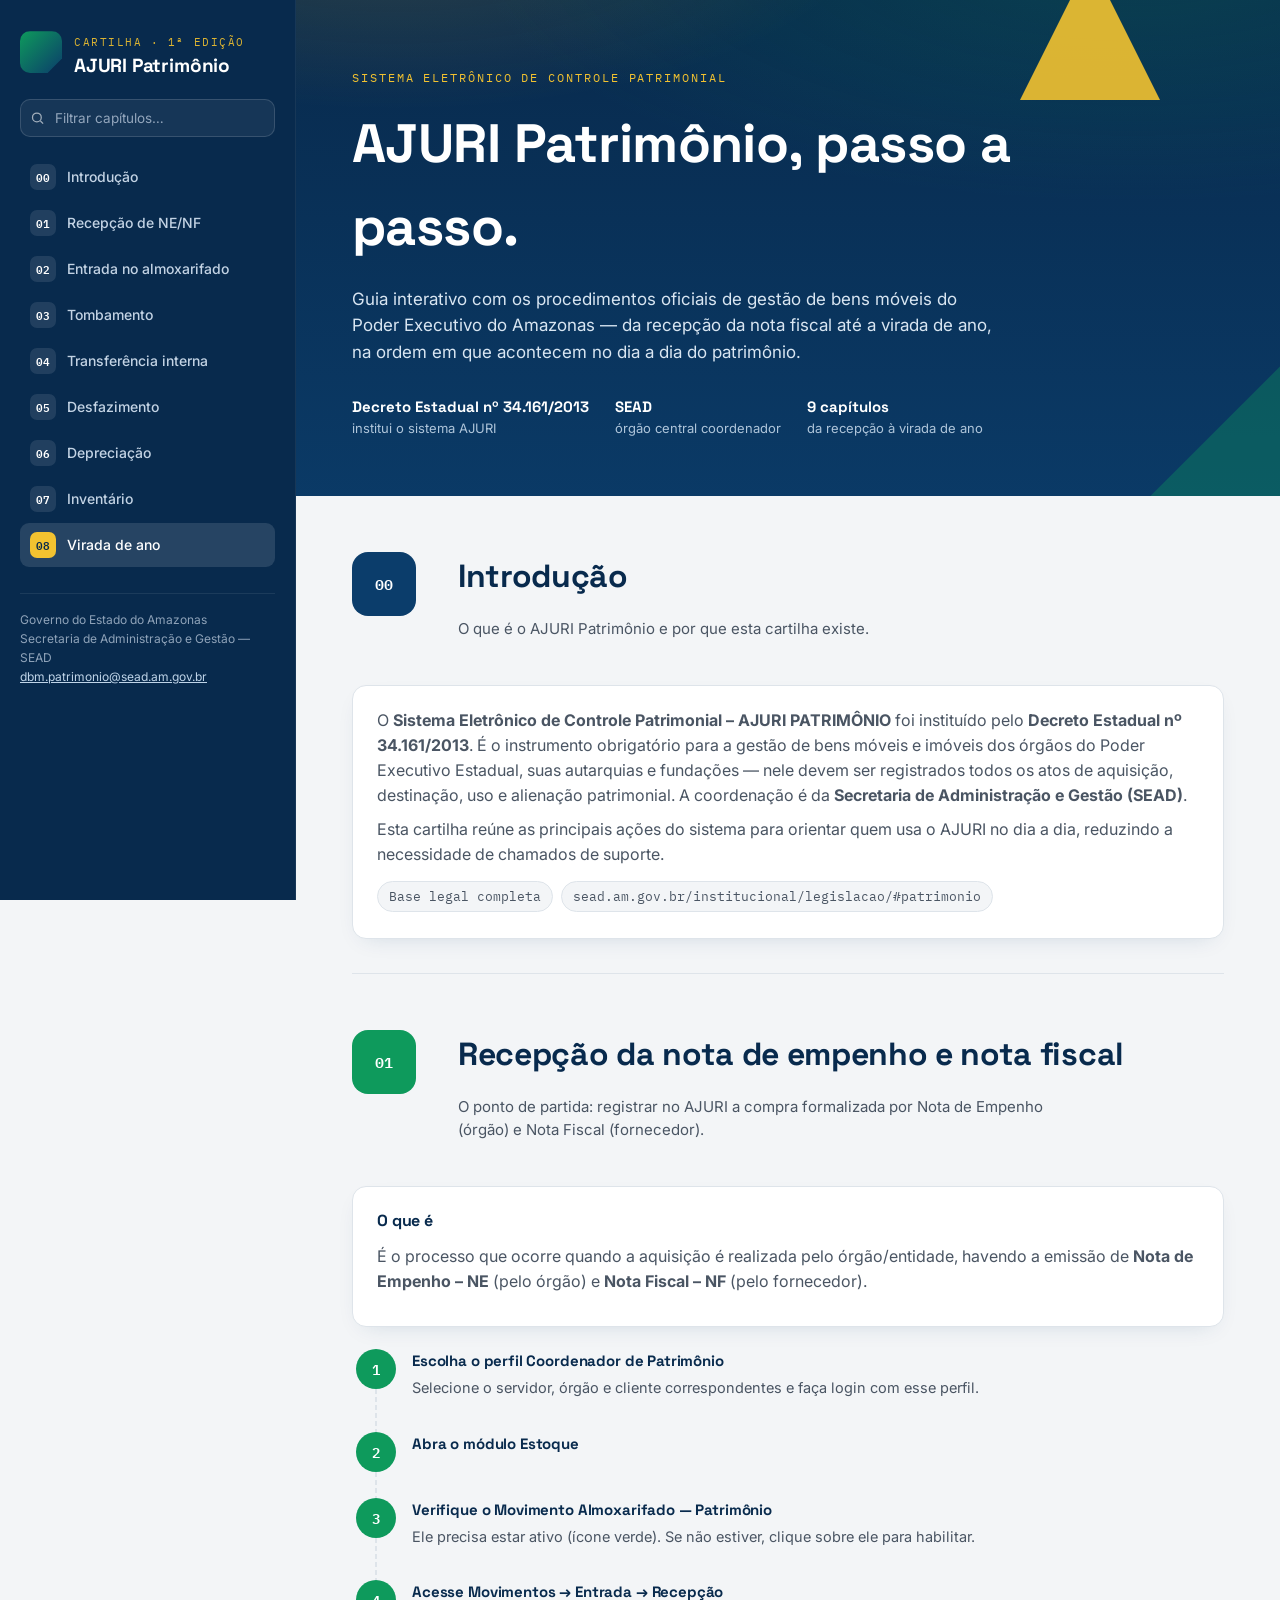
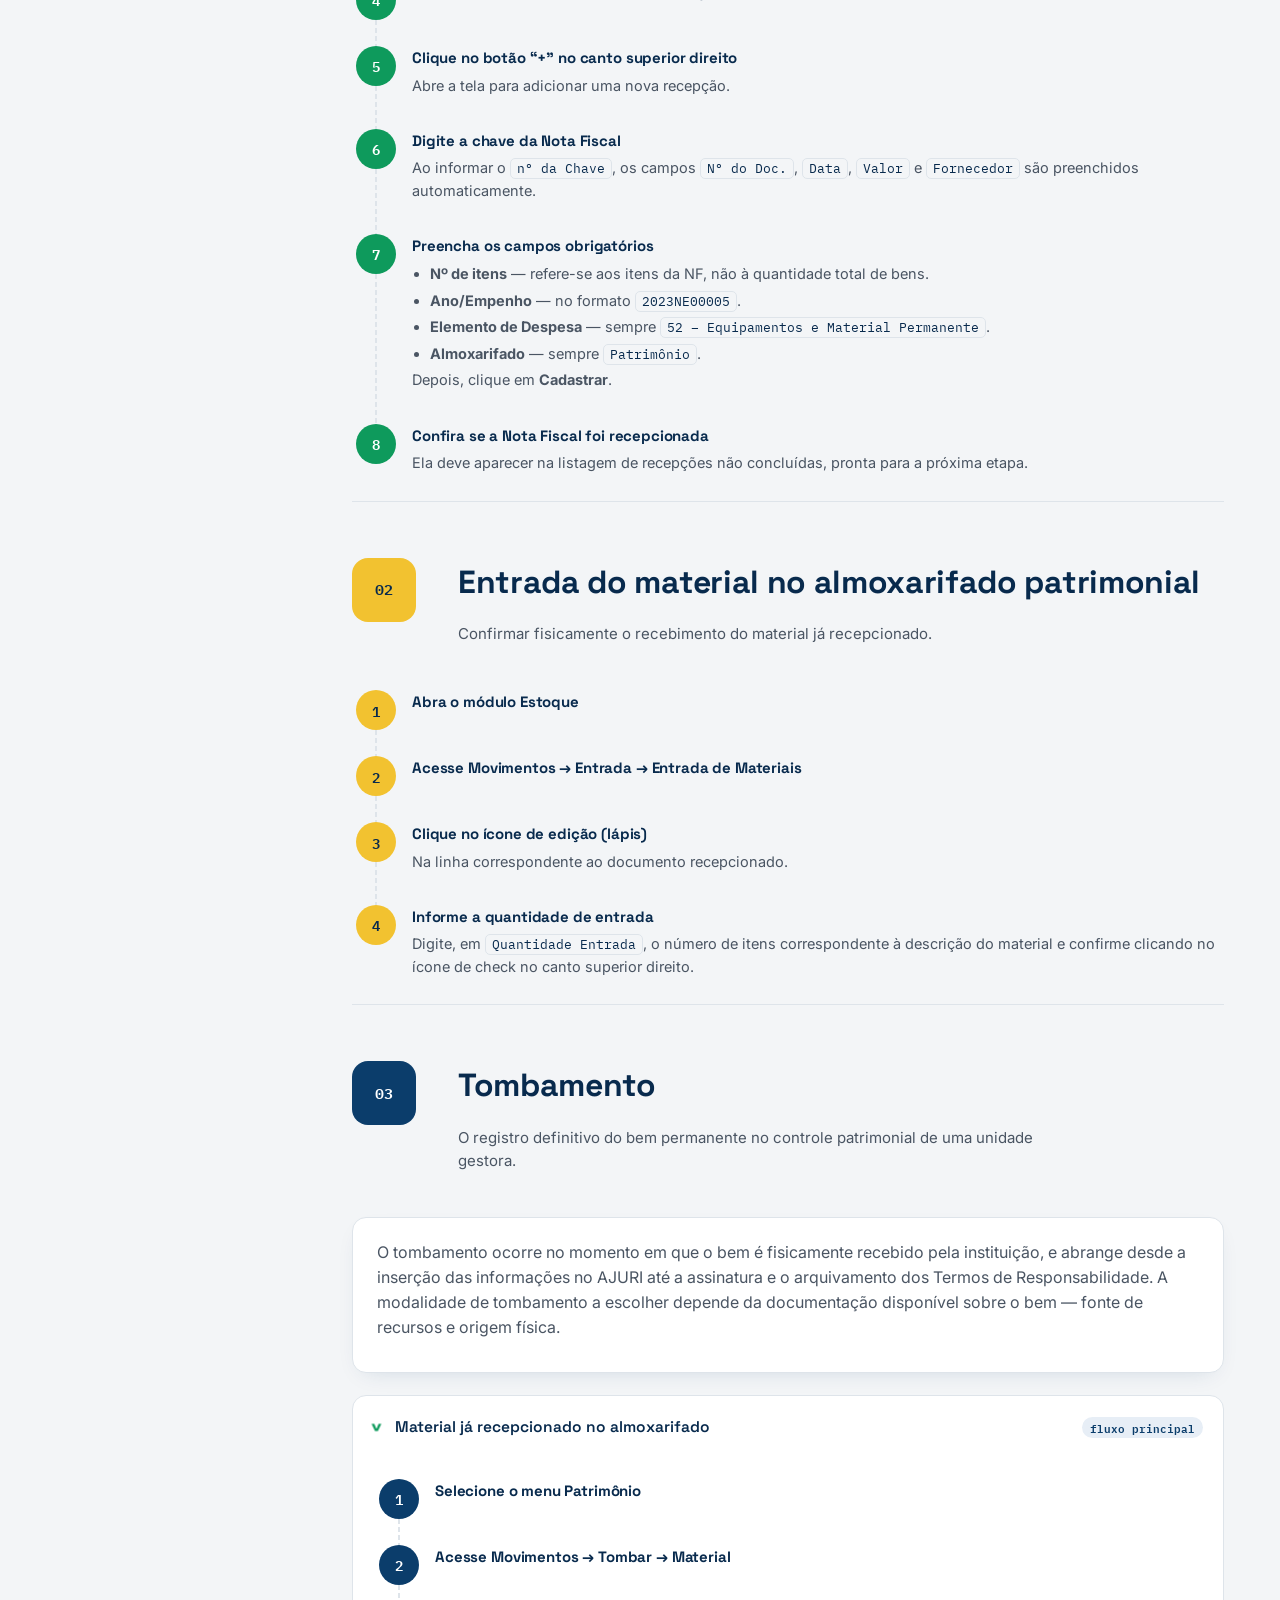
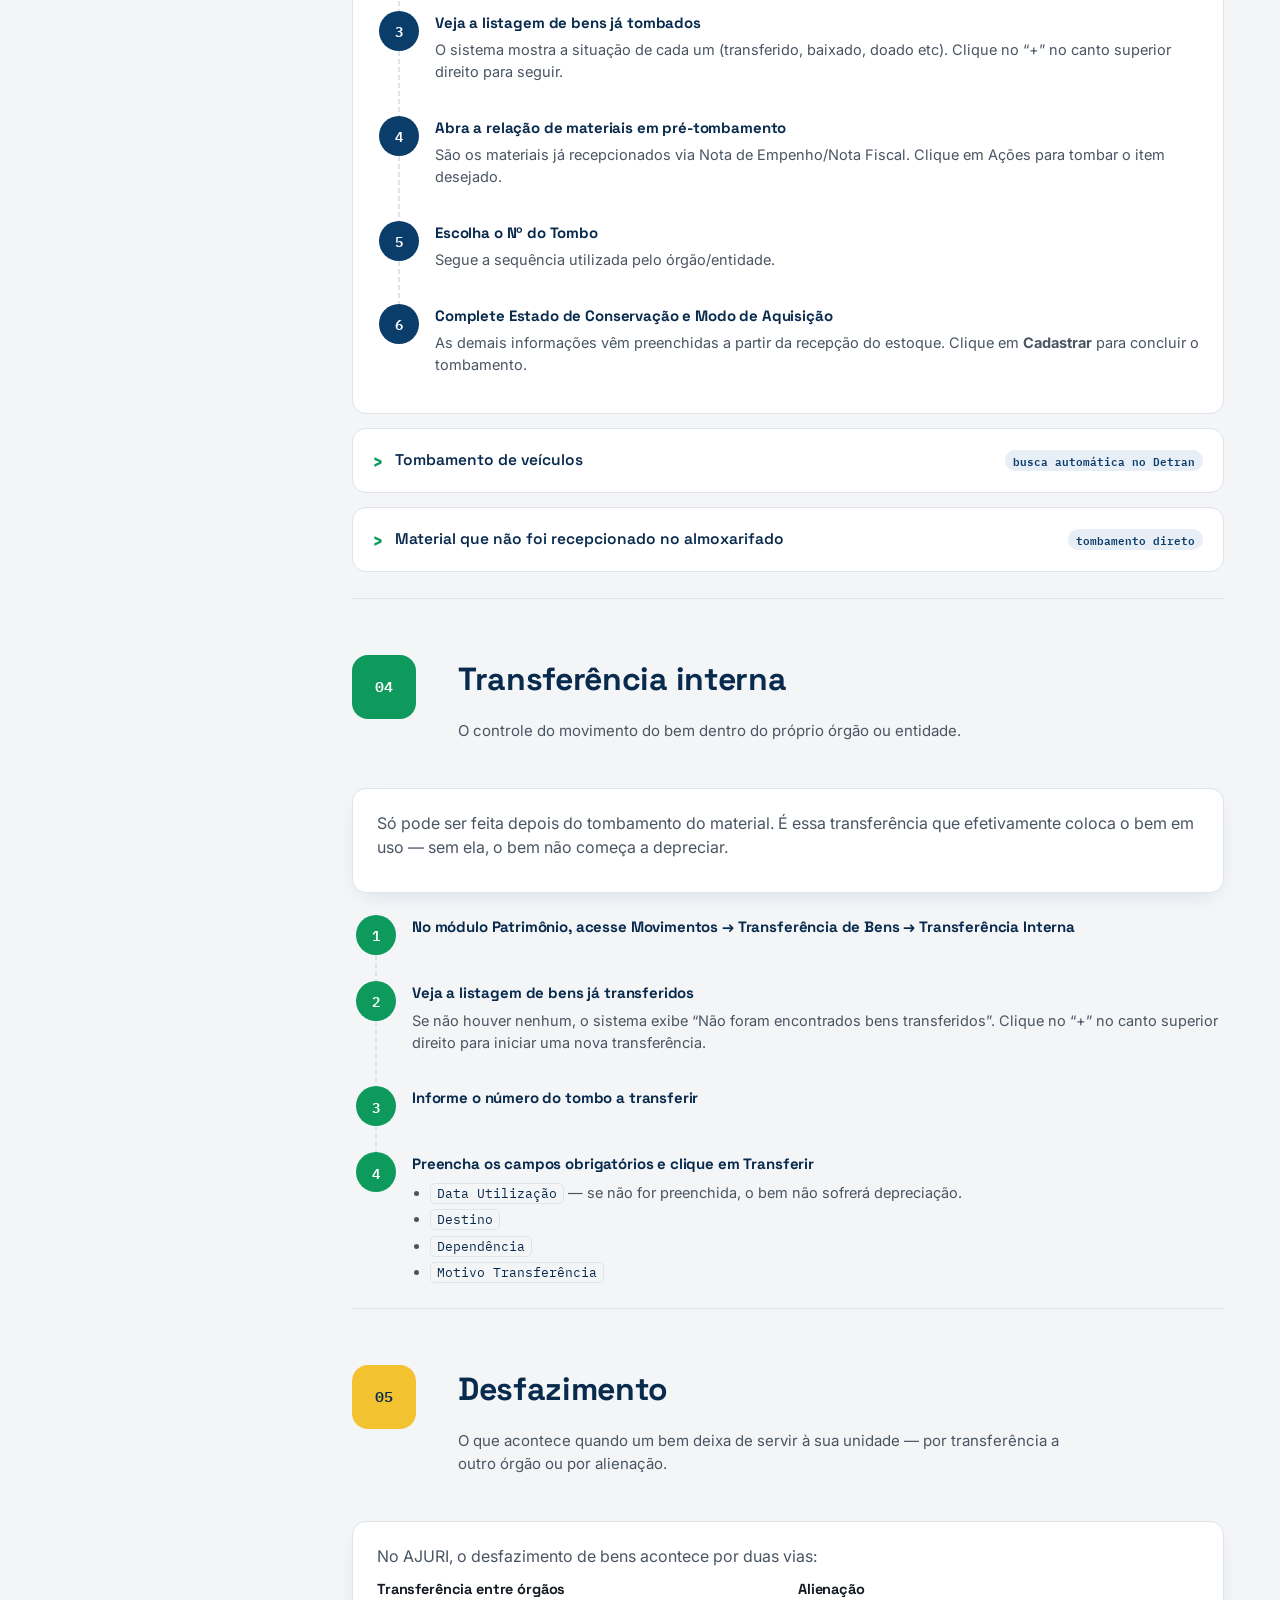
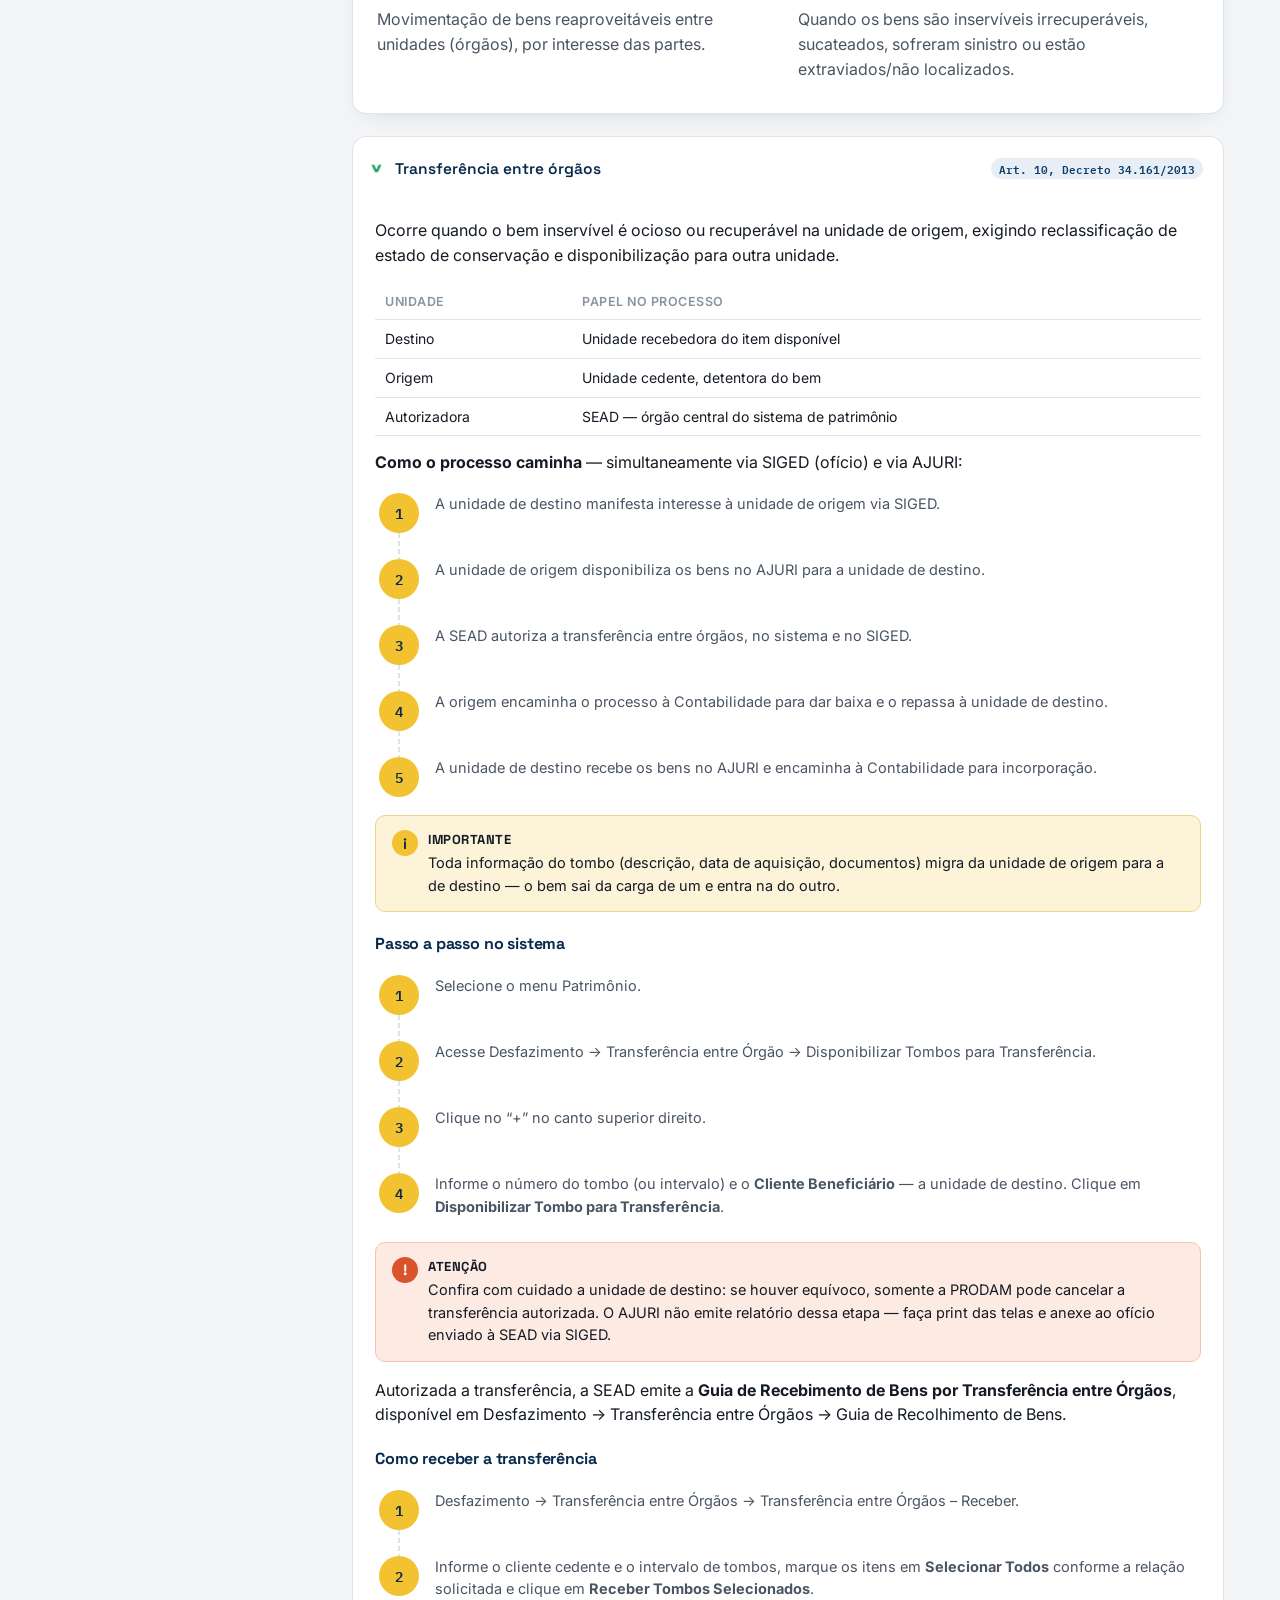
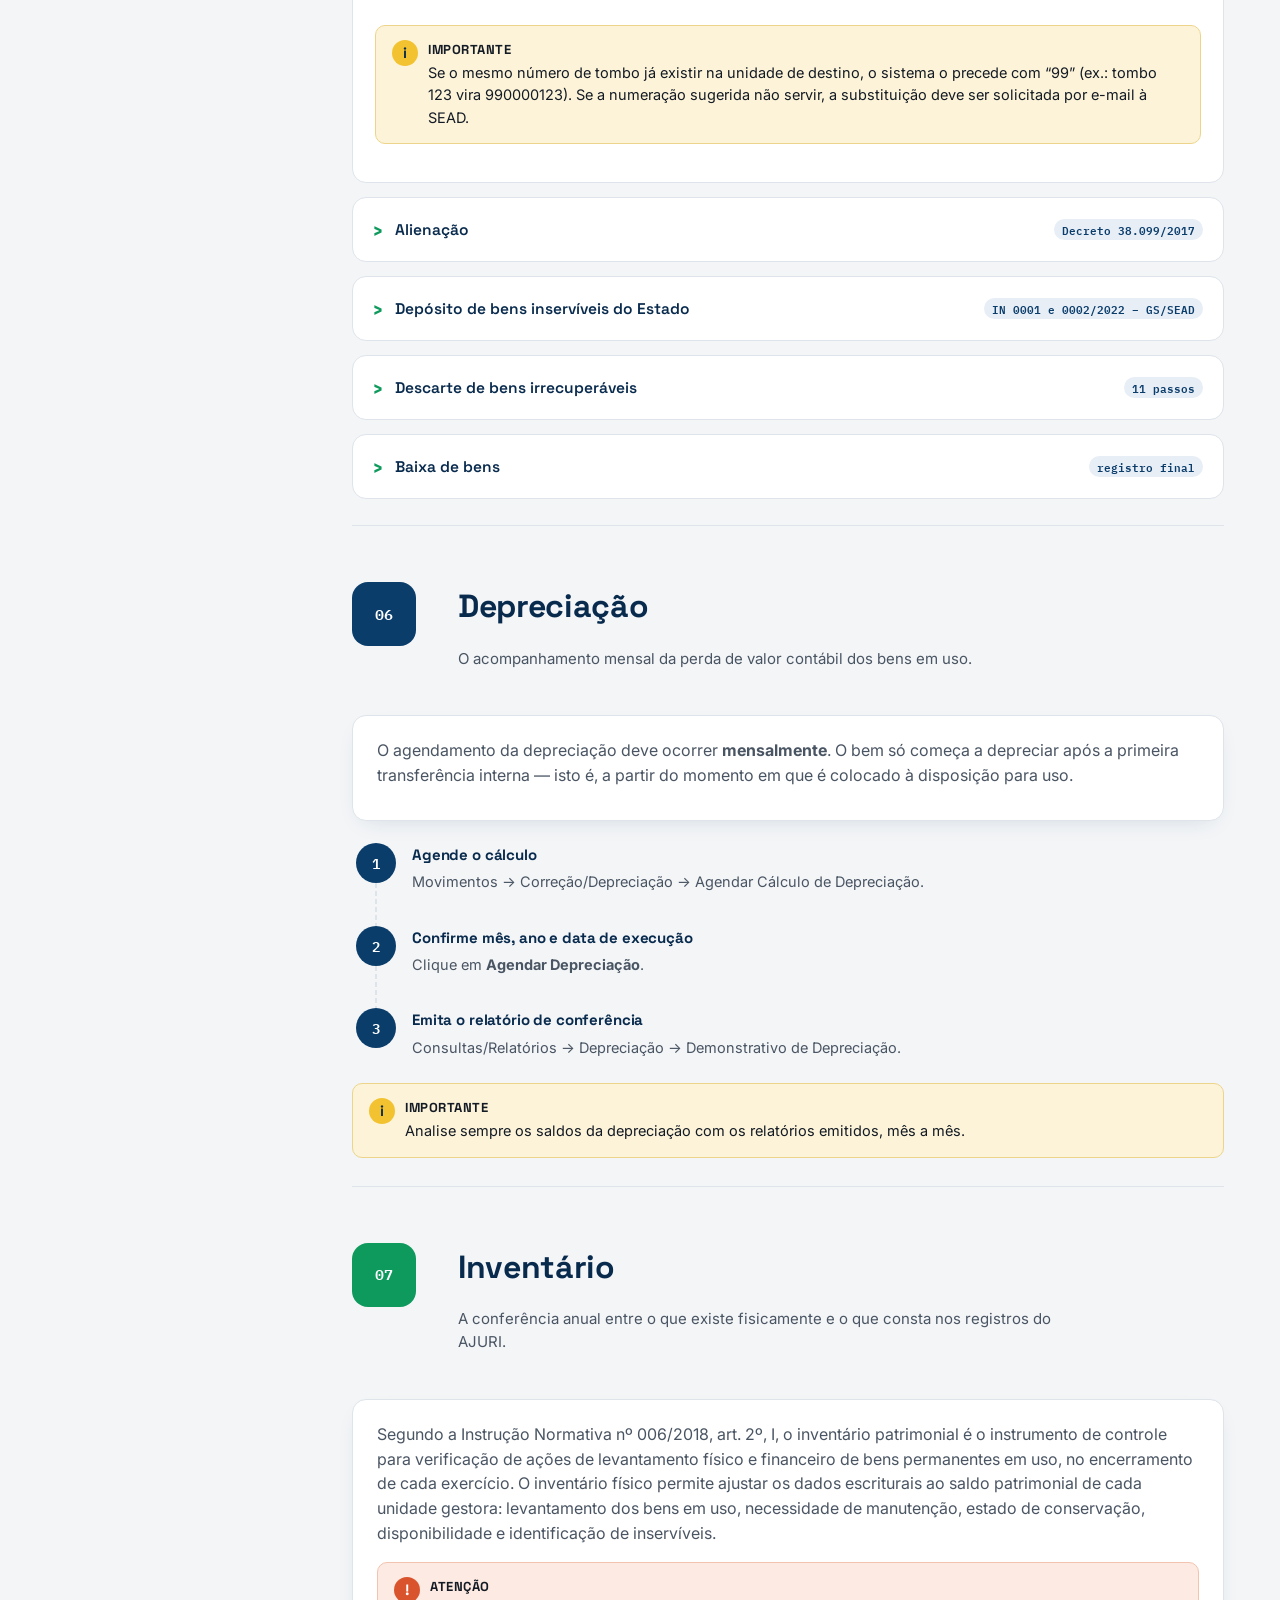
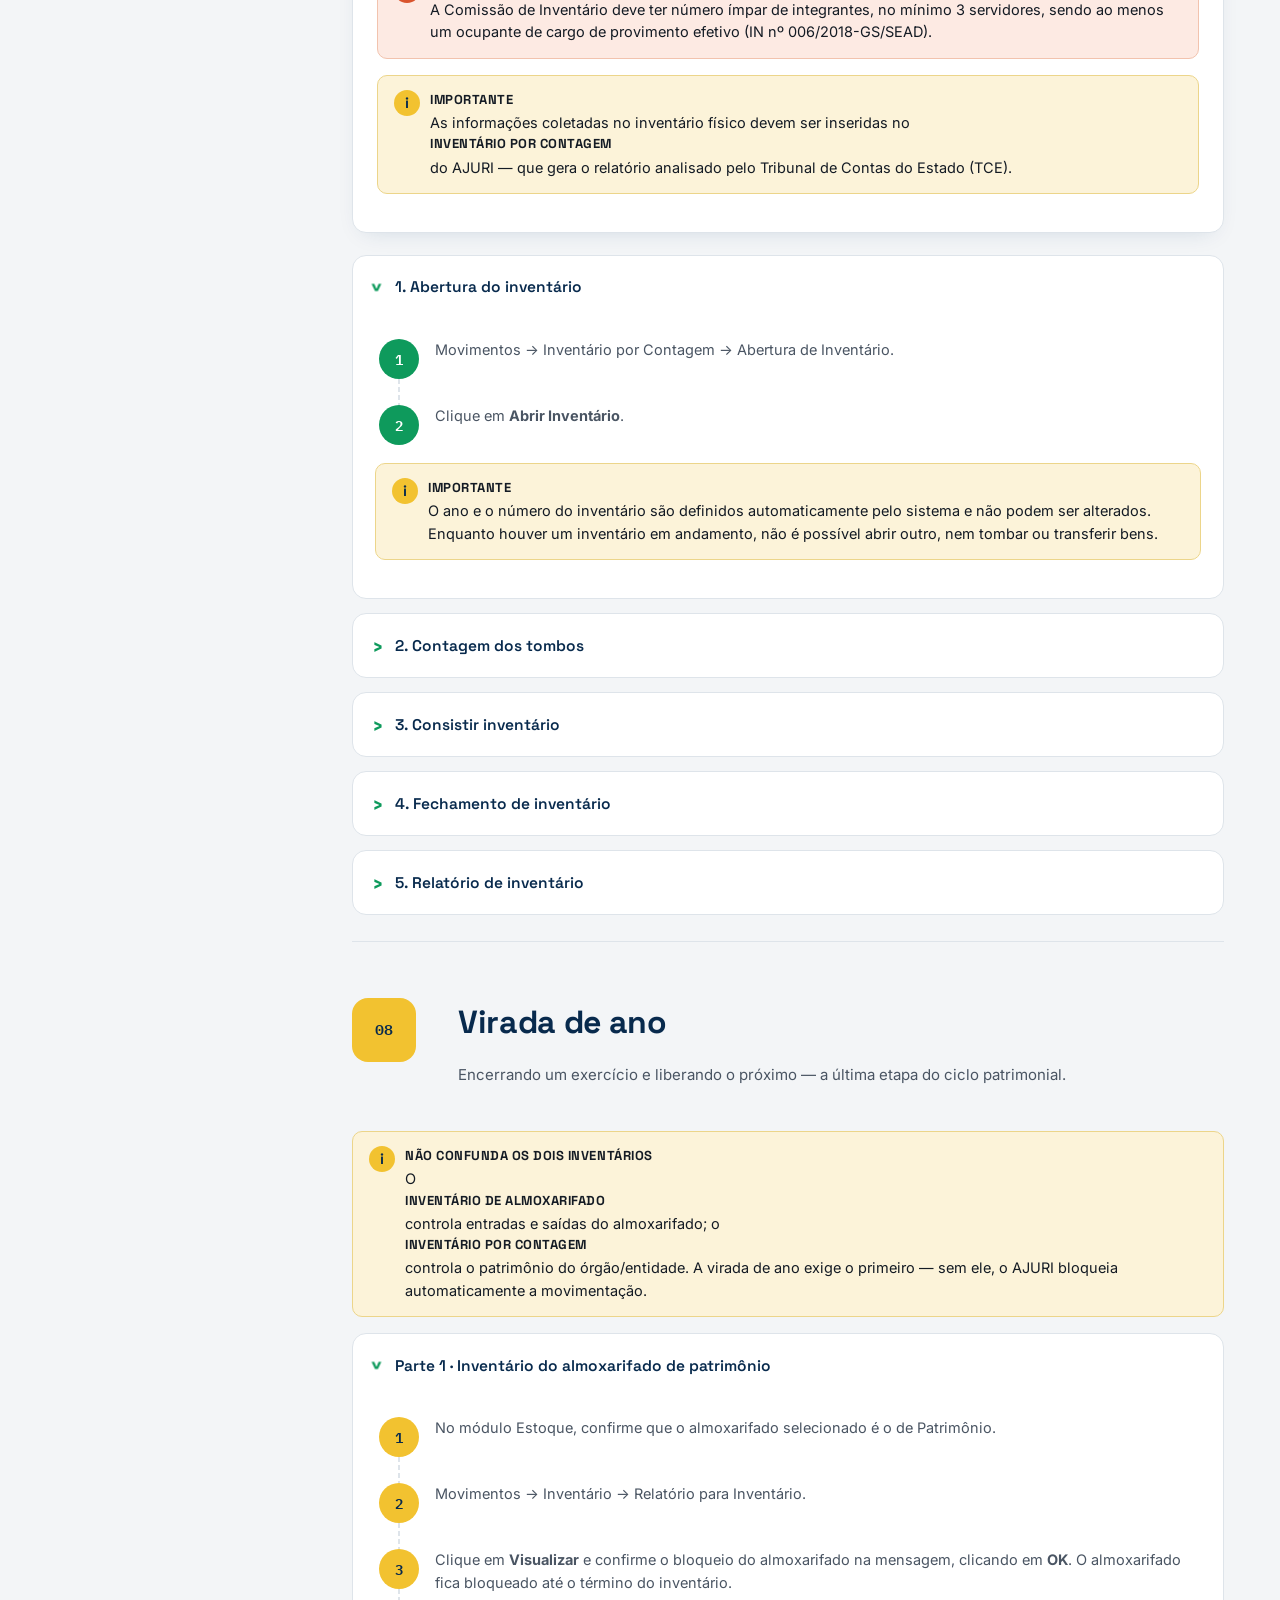
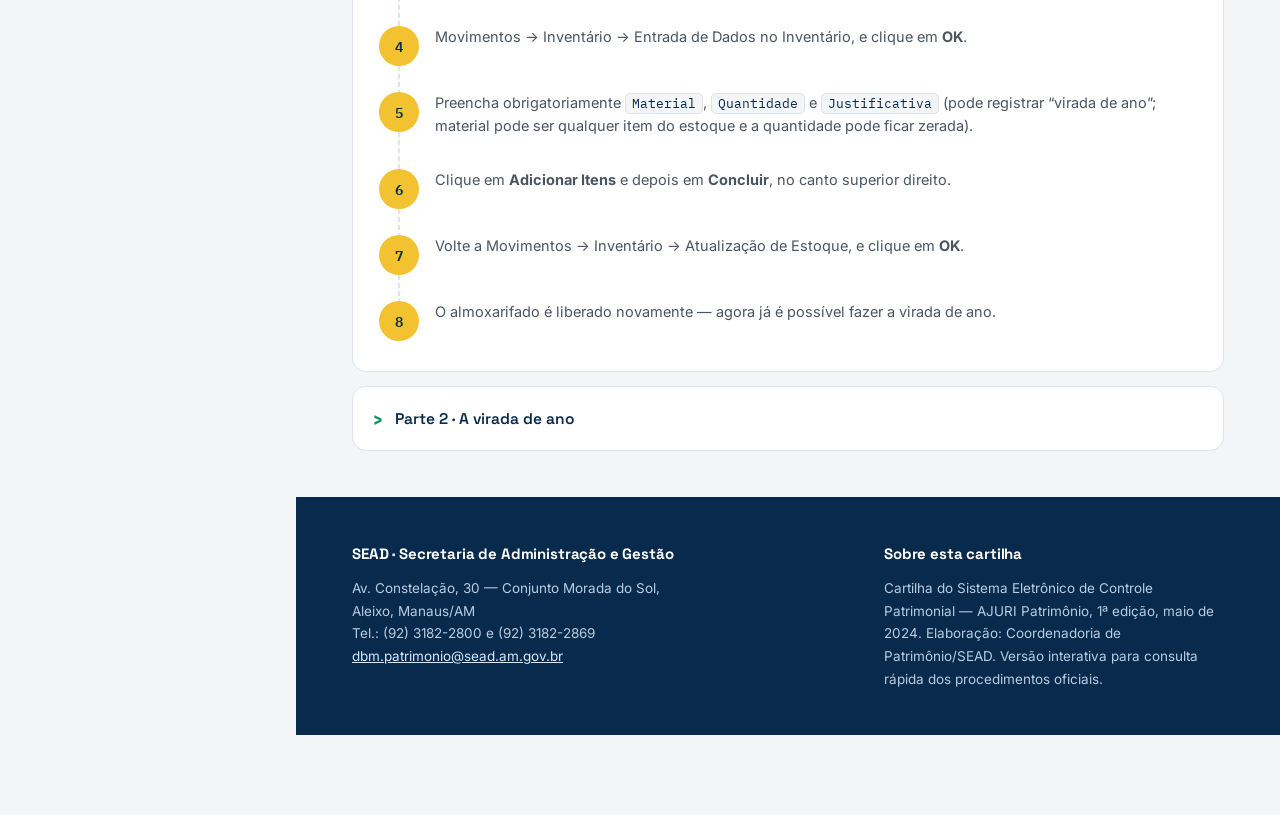
<file: ajuri-patrimonio.html>
<!DOCTYPE html>
<html lang="pt-BR">
<head>
<meta charset="UTF-8">
<meta name="viewport" content="width=device-width, initial-scale=1.0">
<title>AJURI Patrimônio · Cartilha Interativa</title>
<link rel="preconnect" href="https://fonts.googleapis.com">
<link href="https://fonts.googleapis.com/css2?family=Space+Grotesk:wght@500;600;700&family=Inter:wght@400;500;600;700&family=IBM+Plex+Mono:wght@500;600&display=swap" rel="stylesheet">
<style>
  :root{
    --blue:#0B3D6B;
    --blue-deep:#082A4D;
    --blue-soft:#E7EEF6;
    --green:#0E9A5C;
    --green-soft:#E4F5EC;
    --yellow:#F2C230;
    --yellow-soft:#FCF3D9;
    --ink:#141B24;
    --ink-soft:#4A5563;
    --ink-faint:#8994A1;
    --paper:#F3F5F7;
    --paper-alt:#FFFFFF;
    --line:#DEE4EA;
    --radius:14px;
    --shadow: 0 8px 24px -12px rgba(11,61,107,.18);
    --sidebar-w: 296px;
  }
  *{box-sizing:border-box;}
  html{scroll-behavior:smooth;}
  body{
    margin:0;
    background:var(--paper);
    color:var(--ink);
    font-family:'Inter',system-ui,sans-serif;
    font-size:16px;
    line-height:1.55;
  }
  h1,h2,h3,h4{
    font-family:'Space Grotesk',sans-serif;
    color:var(--blue-deep);
    margin:0 0 .4em;
    letter-spacing:-.01em;
  }
  a{color:var(--blue);}
  .mono{font-family:'IBM Plex Mono',monospace;}

  /* ---------- Scroll progress ---------- */
  #progress{
    position:fixed; top:0; left:0; height:3px; width:0%;
    background:linear-gradient(90deg,var(--green),var(--yellow),var(--blue));
    z-index:999; transition:width .1s linear;
  }

  /* ---------- Layout shell ---------- */
  .shell{
    display:grid;
    grid-template-columns: var(--sidebar-w) 1fr;
    min-height:100vh;
  }

  /* ---------- Sidebar ---------- */
  .sidebar{
    position:sticky; top:0; height:100vh; overflow-y:auto;
    background:var(--blue-deep);
    color:#DCE7F2;
    padding:28px 20px 24px;
    border-right:1px solid rgba(255,255,255,.06);
  }
  .brand{
    display:flex; align-items:center; gap:12px;
    margin-bottom:22px;
  }
  .brand-mark{
    width:42px;height:42px;border-radius:10px;
    background:linear-gradient(135deg,var(--green),var(--blue));
    position:relative; flex:none;
    clip-path: polygon(0 0, 100% 0, 100% 65%, 65% 100%, 0 100%);
  }
  .brand-text .kicker{
    font-family:'IBM Plex Mono',monospace;
    font-size:11px; letter-spacing:.14em; text-transform:uppercase;
    color:var(--yellow); opacity:.9;
  }
  .brand-text h1{
    color:#fff; font-size:19px; margin:2px 0 0; line-height:1.15;
  }
  .search-box{
    margin:6px 0 18px;
    position:relative;
  }
  .search-box input{
    width:100%; padding:10px 12px 10px 34px;
    border-radius:10px; border:1px solid rgba(255,255,255,.14);
    background:rgba(255,255,255,.06); color:#fff; font-size:13.5px;
    font-family:'Inter',sans-serif;
  }
  .search-box input::placeholder{color:#93A6BC;}
  .search-box svg{position:absolute; left:10px; top:50%; transform:translateY(-50%); opacity:.6;}

  nav.toc{display:flex; flex-direction:column; gap:2px;}
  nav.toc a{
    display:flex; align-items:center; gap:11px;
    text-decoration:none; color:#C3D3E4;
    padding:9px 10px; border-radius:9px;
    font-size:14px; font-weight:500;
    transition:background .15s, color .15s;
  }
  nav.toc a:hover{background:rgba(255,255,255,.06); color:#fff;}
  nav.toc a.active{
    background:rgba(255,255,255,.12); color:#fff;
  }
  nav.toc a .tag{
    font-family:'IBM Plex Mono',monospace; font-size:11px;
    width:26px;height:26px;border-radius:7px;
    display:flex;align-items:center;justify-content:center;
    flex:none; font-weight:600;
    background:rgba(255,255,255,.1); color:#fff;
  }
  nav.toc a.active .tag{background:var(--yellow); color:var(--blue-deep);}
  .tag.c-blue{background:rgba(20,110,200,.35);}
  .tag.c-green{background:rgba(14,154,92,.35);}
  .tag.c-yellow{background:rgba(242,194,48,.3);}

  .sidebar-foot{
    margin-top:26px; padding-top:16px; border-top:1px solid rgba(255,255,255,.08);
    font-size:12px; color:#8FA3B9; line-height:1.6;
  }
  .sidebar-foot a{color:#BFD4E8;}

  .menu-toggle{
    display:none; position:fixed; top:14px; left:14px; z-index:1000;
    width:42px;height:42px;border-radius:10px; border:none;
    background:var(--blue-deep); color:#fff; align-items:center; justify-content:center;
    box-shadow:var(--shadow);
  }

  /* ---------- Main ---------- */
  main{padding: 0 0 80px;}
  .hero{
    background:
      radial-gradient(1100px 420px at 85% -10%, rgba(14,154,92,.20), transparent 60%),
      radial-gradient(900px 380px at 10% -20%, rgba(242,194,48,.18), transparent 55%),
      linear-gradient(180deg,var(--blue-deep), var(--blue) 120%);
    color:#fff;
    padding:64px 56px 58px;
    position:relative; overflow:hidden;
  }
  .hero::after{
    content:""; position:absolute; right:-60px; bottom:-70px; width:260px; height:260px;
    background:var(--green); opacity:.35;
    clip-path: polygon(0 100%, 100% 100%, 100% 0);
  }
  .hero::before{
    content:""; position:absolute; right:120px; top:-40px; width:140px; height:140px;
    background:var(--yellow); opacity:.9;
    clip-path: polygon(50% 0, 100% 100%, 0 100%);
  }
  .eyebrow{
    font-family:'IBM Plex Mono',monospace; text-transform:uppercase; letter-spacing:.16em;
    font-size:12px; color:var(--yellow); margin-bottom:14px; display:inline-block;
  }
  .hero h1{
    color:#fff; font-size:clamp(32px,4.4vw,54px); max-width:760px; margin-bottom:14px;
  }
  .hero p.lead{
    max-width:640px; color:#D9E6F2; font-size:17px; position:relative; z-index:2;
  }
  .hero-meta{
    display:flex; gap:26px; flex-wrap:wrap; margin-top:30px; position:relative; z-index:2;
  }
  .hero-meta div{font-size:13px; color:#AFC5DA;}
  .hero-meta strong{display:block; color:#fff; font-family:'Space Grotesk',sans-serif; font-size:15px;}

  .content-wrap{padding:0 56px;}

  section.chapter{
    padding:56px 0 12px;
    border-bottom:1px solid var(--line);
    scroll-margin-top: 20px;
  }
  section.chapter:last-of-type{border-bottom:none;}

  .chapter-head{
    display:grid; grid-template-columns: 84px 1fr; gap:22px; align-items:start;
    margin-bottom:30px;
  }
  .chapter-num{
    font-family:'IBM Plex Mono',monospace; font-weight:600; font-size:15px;
    width:64px;height:64px; border-radius:16px; display:flex; align-items:center; justify-content:center;
    color:#fff;
  }
  .chapter-head h2{font-size:clamp(24px,3vw,32px); margin-bottom:6px;}
  .chapter-sub{color:var(--ink-soft); font-size:15px; max-width:70ch;}

  .c-bg-blue{background:var(--blue);}
  .c-bg-green{background:var(--green);}
  .c-bg-yellow{background:var(--yellow); color:var(--blue-deep);}

  .panel{
    background:var(--paper-alt); border:1px solid var(--line); border-radius:var(--radius);
    padding:22px 24px; margin:0 0 22px;
    box-shadow: var(--shadow);
  }
  .panel h3{font-size:16px; margin-bottom:10px;}
  .panel h4{font-size:14.5px; margin:0 0 6px; color:var(--ink);}
  .panel p{margin:0 0 10px; color:var(--ink-soft);}
  .panel ul{margin:0; padding-left:20px; color:var(--ink-soft);}
  .panel li{margin-bottom:6px;}

  .grid-2{display:grid; grid-template-columns:1fr 1fr; gap:20px;}
  @media (max-width: 880px){.grid-2{grid-template-columns:1fr;}}

  /* callouts */
  .callout{
    border-radius:10px; padding:14px 16px; margin:16px 0; font-size:14.5px;
    display:flex; gap:10px; align-items:flex-start;
  }
  .callout .icon{flex:none; font-family:'Space Grotesk',sans-serif; font-weight:700; font-size:15px;
    width:26px;height:26px;border-radius:50%; display:flex; align-items:center;justify-content:center; color:#fff;}
  .callout.importante{background:var(--yellow-soft); border:1px solid #ecd58a;}
  .callout.importante .icon{background:var(--yellow); color:var(--blue-deep);}
  .callout.atencao{background:#FDEAE3; border:1px solid #f2c3ae;}
  .callout.atencao .icon{background:#D9542D;}
  .callout strong{display:block; font-family:'Space Grotesk',sans-serif; font-size:13px; letter-spacing:.04em; text-transform:uppercase; margin-bottom:2px;}

  /* step trail (signature element) */
  .steps{position:relative; margin:18px 0 6px; padding-left:4px;}
  .step{
    display:grid; grid-template-columns:40px 1fr; gap:16px; position:relative; padding-bottom:26px;
  }
  .step:last-child{padding-bottom:2px;}
  .step::before{
    content:""; position:absolute; left:19px; top:40px; bottom:0; width:2px;
    background-image:linear-gradient(var(--line) 60%, transparent 0%);
    background-size: 2px 8px; background-repeat: repeat-y;
  }
  .step:last-child::before{display:none;}
  .step-num{
    width:40px; height:40px; border-radius:50%; color:#fff; font-family:'IBM Plex Mono',monospace;
    display:flex; align-items:center; justify-content:center; font-weight:600; font-size:14px;
    z-index:2;
  }
  .step-body h4{margin-bottom:5px; font-size:15px;}
  .step-body p{margin:0 0 6px; color:var(--ink-soft); font-size:14.5px;}
  .step-body ul{margin:6px 0 0; padding-left:18px; color:var(--ink-soft); font-size:14.5px;}
  .step-body li{margin-bottom:4px;}
  .step-body code, .step-body .field{
    font-family:'IBM Plex Mono',monospace; background:var(--paper); border:1px solid var(--line);
    padding:1px 6px; border-radius:5px; font-size:13px; color:var(--blue-deep);
  }

  /* accordions (details) for Desfazimento subtopics */
  details.acc{
    background:var(--paper-alt); border:1px solid var(--line); border-radius:var(--radius);
    margin-bottom:14px; overflow:hidden;
  }
  details.acc summary{
    list-style:none; cursor:pointer; padding:16px 20px; display:flex; align-items:center; gap:12px;
    font-family:'Space Grotesk',sans-serif; font-weight:600; font-size:15.5px; color:var(--blue-deep);
  }
  details.acc summary::-webkit-details-marker{display:none;}
  details.acc summary::before{
    content:"›"; font-size:20px; color:var(--green); transform:rotate(0deg); transition:transform .18s;
    font-weight:700;
  }
  details.acc[open] summary::before{transform:rotate(90deg);}
  details.acc .acc-body{padding:2px 22px 22px;}
  .badge{
    font-family:'IBM Plex Mono',monospace; font-size:11px; padding:2px 8px; border-radius:999px;
    background:var(--blue-soft); color:var(--blue); margin-left:auto; white-space:nowrap;
  }

  table.ref{
    width:100%; border-collapse:collapse; font-size:14px; margin:8px 0 4px;
  }
  table.ref th, table.ref td{
    text-align:left; padding:8px 10px; border-bottom:1px solid var(--line);
  }
  table.ref th{color:var(--ink-faint); font-weight:600; font-size:12.5px; text-transform:uppercase; letter-spacing:.04em;}

  .chip-row{display:flex; gap:8px; flex-wrap:wrap; margin:14px 0 4px;}
  .chip{
    font-family:'IBM Plex Mono',monospace; font-size:12.5px; padding:5px 11px; border-radius:999px;
    border:1px solid var(--line); color:var(--ink-soft); background:var(--paper);
  }

  footer.site{
    background:var(--blue-deep); color:#B9CCE0; padding:44px 56px; margin-top:20px;
    display:flex; flex-wrap:wrap; gap:40px; justify-content:space-between;
  }
  footer.site h4{color:#fff; font-size:15px; margin-bottom:10px;}
  footer.site a{color:#DCE7F2;}
  footer.site .col{max-width:340px; font-size:13.5px; line-height:1.7;}

  .back-top{
    position:fixed; right:26px; bottom:26px; width:46px;height:46px;border-radius:50%;
    background:var(--green); color:#fff; border:none; box-shadow:var(--shadow);
    display:flex; align-items:center; justify-content:center; cursor:pointer; opacity:0; pointer-events:none;
    transition:opacity .2s, transform .2s;
  }
  .back-top.show{opacity:1; pointer-events:auto;}
  .back-top:hover{transform:translateY(-3px);}

  @media (max-width: 980px){
    .shell{grid-template-columns: 1fr;}
    .sidebar{
      position:fixed; left:0; top:0; width:280px; z-index:900;
      transform:translateX(-100%); transition:transform .25s ease; box-shadow:0 0 40px rgba(0,0,0,.35);
    }
    .sidebar.open{transform:translateX(0);}
    .menu-toggle{display:flex;}
    .hero, .content-wrap{padding-left:22px; padding-right:22px;}
    .hero{padding-top:88px;}
    .chapter-head{grid-template-columns:56px 1fr;}
    .chapter-num{width:48px;height:48px;font-size:13px;border-radius:12px;}
  }
  @media (prefers-reduced-motion: reduce){
    html{scroll-behavior:auto;}
    *{transition:none !important;}
  }
</style>
</head>
<body>

<div id="progress"></div>
<button class="menu-toggle" id="menuToggle" aria-label="Abrir menu">
  <svg width="20" height="20" viewBox="0 0 24 24" fill="none" stroke="currentColor" stroke-width="2"><path d="M3 6h18M3 12h18M3 18h18"/></svg>
</button>

<div class="shell">
  <aside class="sidebar" id="sidebar">
    <div class="brand">
      <div class="brand-mark"></div>
      <div class="brand-text">
        <span class="kicker">Cartilha · 1ª edição</span>
        <h1>AJURI Patrimônio</h1>
      </div>
    </div>

    <div class="search-box">
      <svg width="15" height="15" viewBox="0 0 24 24" fill="none" stroke="#fff" stroke-width="2"><circle cx="11" cy="11" r="7"/><path d="M21 21l-4.3-4.3"/></svg>
      <input id="filterInput" type="text" placeholder="Filtrar capítulos…">
    </div>

    <nav class="toc" id="tocNav">
      <a href="#introducao"><span class="tag c-blue">00</span>Introdução</a>
      <a href="#recepcao"><span class="tag c-green">01</span>Recepção de NE/NF</a>
      <a href="#entrada"><span class="tag c-yellow">02</span>Entrada no almoxarifado</a>
      <a href="#tombamento"><span class="tag c-blue">03</span>Tombamento</a>
      <a href="#transferencia"><span class="tag c-green">04</span>Transferência interna</a>
      <a href="#desfazimento"><span class="tag c-yellow">05</span>Desfazimento</a>
      <a href="#depreciacao"><span class="tag c-blue">06</span>Depreciação</a>
      <a href="#inventario"><span class="tag c-green">07</span>Inventário</a>
      <a href="#virada"><span class="tag c-yellow">08</span>Virada de ano</a>
    </nav>

    <div class="sidebar-foot">
      Governo do Estado do Amazonas<br>
      Secretaria de Administração e Gestão — SEAD<br>
      <a href="mailto:dbm.patrimonio@sead.am.gov.br">dbm.patrimonio@sead.am.gov.br</a>
    </div>
  </aside>

  <main>
    <div class="hero">
      <span class="eyebrow">Sistema Eletrônico de Controle Patrimonial</span>
      <h1>AJURI Patrimônio, passo a passo.</h1>
      <p class="lead">Guia interativo com os procedimentos oficiais de gestão de bens móveis do Poder Executivo do Amazonas — da recepção da nota fiscal até a virada de ano, na ordem em que acontecem no dia a dia do patrimônio.</p>
      <div class="hero-meta">
        <div><strong>Decreto Estadual nº 34.161/2013</strong>institui o sistema AJURI</div>
        <div><strong>SEAD</strong>órgão central coordenador</div>
        <div><strong>9 capítulos</strong>da recepção à virada de ano</div>
      </div>
    </div>

    <div class="content-wrap">

      <!-- 00 INTRODUÇÃO -->
      <section class="chapter" id="introducao">
        <div class="chapter-head">
          <div class="chapter-num c-bg-blue">00</div>
          <div>
            <h2>Introdução</h2>
            <p class="chapter-sub">O que é o AJURI Patrimônio e por que esta cartilha existe.</p>
          </div>
        </div>

        <div class="panel">
          <p>O <strong>Sistema Eletrônico de Controle Patrimonial – AJURI PATRIMÔNIO</strong> foi instituído pelo <strong>Decreto Estadual nº 34.161/2013</strong>. É o instrumento obrigatório para a gestão de bens móveis e imóveis dos órgãos do Poder Executivo Estadual, suas autarquias e fundações — nele devem ser registrados todos os atos de aquisição, destinação, uso e alienação patrimonial. A coordenação é da <strong>Secretaria de Administração e Gestão (SEAD)</strong>.</p>
          <p>Esta cartilha reúne as principais ações do sistema para orientar quem usa o AJURI no dia a dia, reduzindo a necessidade de chamados de suporte.</p>
          <div class="chip-row">
            <span class="chip">Base legal completa</span>
            <span class="chip">sead.am.gov.br/institucional/legislacao/#patrimonio</span>
          </div>
        </div>
      </section>

      <!-- 01 RECEPÇÃO -->
      <section class="chapter" id="recepcao">
        <div class="chapter-head">
          <div class="chapter-num c-bg-green">01</div>
          <div>
            <h2>Recepção da nota de empenho e nota fiscal</h2>
            <p class="chapter-sub">O ponto de partida: registrar no AJURI a compra formalizada por Nota de Empenho (órgão) e Nota Fiscal (fornecedor).</p>
          </div>
        </div>

        <div class="panel">
          <h3>O que é</h3>
          <p>É o processo que ocorre quando a aquisição é realizada pelo órgão/entidade, havendo a emissão de <strong>Nota de Empenho – NE</strong> (pelo órgão) e <strong>Nota Fiscal – NF</strong> (pelo fornecedor).</p>
        </div>

        <div class="steps">
          <div class="step"><div class="step-num c-bg-green">1</div><div class="step-body">
            <h4>Escolha o perfil Coordenador de Patrimônio</h4>
            <p>Selecione o servidor, órgão e cliente correspondentes e faça login com esse perfil.</p>
          </div></div>
          <div class="step"><div class="step-num c-bg-green">2</div><div class="step-body">
            <h4>Abra o módulo Estoque</h4>
          </div></div>
          <div class="step"><div class="step-num c-bg-green">3</div><div class="step-body">
            <h4>Verifique o Movimento Almoxarifado — Patrimônio</h4>
            <p>Ele precisa estar ativo (ícone verde). Se não estiver, clique sobre ele para habilitar.</p>
          </div></div>
          <div class="step"><div class="step-num c-bg-green">4</div><div class="step-body">
            <h4>Acesse Movimentos → Entrada → Recepção</h4>
          </div></div>
          <div class="step"><div class="step-num c-bg-green">5</div><div class="step-body">
            <h4>Clique no botão “+” no canto superior direito</h4>
            <p>Abre a tela para adicionar uma nova recepção.</p>
          </div></div>
          <div class="step"><div class="step-num c-bg-green">6</div><div class="step-body">
            <h4>Digite a chave da Nota Fiscal</h4>
            <p>Ao informar o <span class="field">nº da Chave</span>, os campos <span class="field">Nº do Doc.</span>, <span class="field">Data</span>, <span class="field">Valor</span> e <span class="field">Fornecedor</span> são preenchidos automaticamente.</p>
          </div></div>
          <div class="step"><div class="step-num c-bg-green">7</div><div class="step-body">
            <h4>Preencha os campos obrigatórios</h4>
            <ul>
              <li><strong>Nº de itens</strong> — refere-se aos itens da NF, não à quantidade total de bens.</li>
              <li><strong>Ano/Empenho</strong> — no formato <span class="field">2023NE00005</span>.</li>
              <li><strong>Elemento de Despesa</strong> — sempre <span class="field">52 – Equipamentos e Material Permanente</span>.</li>
              <li><strong>Almoxarifado</strong> — sempre <span class="field">Patrimônio</span>.</li>
            </ul>
            <p>Depois, clique em <strong>Cadastrar</strong>.</p>
          </div></div>
          <div class="step"><div class="step-num c-bg-green">8</div><div class="step-body">
            <h4>Confira se a Nota Fiscal foi recepcionada</h4>
            <p>Ela deve aparecer na listagem de recepções não concluídas, pronta para a próxima etapa.</p>
          </div></div>
        </div>
      </section>

      <!-- 02 ENTRADA -->
      <section class="chapter" id="entrada">
        <div class="chapter-head">
          <div class="chapter-num c-bg-yellow">02</div>
          <div>
            <h2>Entrada do material no almoxarifado patrimonial</h2>
            <p class="chapter-sub">Confirmar fisicamente o recebimento do material já recepcionado.</p>
          </div>
        </div>

        <div class="steps">
          <div class="step"><div class="step-num c-bg-yellow" style="color:var(--blue-deep)">1</div><div class="step-body">
            <h4>Abra o módulo Estoque</h4>
          </div></div>
          <div class="step"><div class="step-num c-bg-yellow" style="color:var(--blue-deep)">2</div><div class="step-body">
            <h4>Acesse Movimentos → Entrada → Entrada de Materiais</h4>
          </div></div>
          <div class="step"><div class="step-num c-bg-yellow" style="color:var(--blue-deep)">3</div><div class="step-body">
            <h4>Clique no ícone de edição (lápis)</h4>
            <p>Na linha correspondente ao documento recepcionado.</p>
          </div></div>
          <div class="step"><div class="step-num c-bg-yellow" style="color:var(--blue-deep)">4</div><div class="step-body">
            <h4>Informe a quantidade de entrada</h4>
            <p>Digite, em <span class="field">Quantidade Entrada</span>, o número de itens correspondente à descrição do material e confirme clicando no ícone de check no canto superior direito.</p>
          </div></div>
        </div>
      </section>

      <!-- 03 TOMBAMENTO -->
      <section class="chapter" id="tombamento">
        <div class="chapter-head">
          <div class="chapter-num c-bg-blue">03</div>
          <div>
            <h2>Tombamento</h2>
            <p class="chapter-sub">O registro definitivo do bem permanente no controle patrimonial de uma unidade gestora.</p>
          </div>
        </div>

        <div class="panel">
          <p>O tombamento ocorre no momento em que o bem é fisicamente recebido pela instituição, e abrange desde a inserção das informações no AJURI até a assinatura e o arquivamento dos Termos de Responsabilidade. A modalidade de tombamento a escolher depende da documentação disponível sobre o bem — fonte de recursos e origem física.</p>
        </div>

        <details class="acc" open>
          <summary>Material já recepcionado no almoxarifado <span class="badge">fluxo principal</span></summary>
          <div class="acc-body">
            <div class="steps">
              <div class="step"><div class="step-num c-bg-blue">1</div><div class="step-body"><h4>Selecione o menu Patrimônio</h4></div></div>
              <div class="step"><div class="step-num c-bg-blue">2</div><div class="step-body"><h4>Acesse Movimentos → Tombar → Material</h4></div></div>
              <div class="step"><div class="step-num c-bg-blue">3</div><div class="step-body">
                <h4>Veja a listagem de bens já tombados</h4>
                <p>O sistema mostra a situação de cada um (transferido, baixado, doado etc). Clique no “+” no canto superior direito para seguir.</p>
              </div></div>
              <div class="step"><div class="step-num c-bg-blue">4</div><div class="step-body">
                <h4>Abra a relação de materiais em pré-tombamento</h4>
                <p>São os materiais já recepcionados via Nota de Empenho/Nota Fiscal. Clique em Ações para tombar o item desejado.</p>
              </div></div>
              <div class="step"><div class="step-num c-bg-blue">5</div><div class="step-body">
                <h4>Escolha o Nº do Tombo</h4>
                <p>Segue a sequência utilizada pelo órgão/entidade.</p>
              </div></div>
              <div class="step"><div class="step-num c-bg-blue">6</div><div class="step-body">
                <h4>Complete Estado de Conservação e Modo de Aquisição</h4>
                <p>As demais informações vêm preenchidas a partir da recepção do estoque. Clique em <strong>Cadastrar</strong> para concluir o tombamento.</p>
              </div></div>
            </div>
          </div>
        </details>

        <details class="acc">
          <summary>Tombamento de veículos <span class="badge">busca automática no Detran</span></summary>
          <div class="acc-body">
            <p>Ao digitar o tipo de veículo no campo <span class="field">Material</span>, aparece o campo obrigatório <span class="field">Nº Renavam</span>. Informando o Renavam, o sistema busca automaticamente no banco de dados do Detran as características do veículo. Clique em <strong>Cadastrar</strong> e o veículo está tombado.</p>
          </div>
        </details>

        <details class="acc">
          <summary>Material que não foi recepcionado no almoxarifado <span class="badge">tombamento direto</span></summary>
          <div class="acc-body">
            <div class="steps">
              <div class="step"><div class="step-num c-bg-blue">1</div><div class="step-body">
                <h4>Use quando não houver pré-tombamento</h4>
                <p>Situação típica de aquisição por doação. Clique no “+” no canto superior direito.</p>
              </div></div>
              <div class="step"><div class="step-num c-bg-blue">2</div><div class="step-body">
                <h4>Escolha o Nº do Tombo</h4>
              </div></div>
              <div class="step"><div class="step-num c-bg-blue">3</div><div class="step-body">
                <h4>Preencha todos os campos com asterisco (*)</h4>
                <p>São de preenchimento obrigatório. Clique em <strong>Cadastrar</strong> para tombar o material.</p>
              </div></div>
            </div>
            <div class="callout importante">
              <span class="icon">i</span>
              <div><strong>Importante</strong>Solicite antes à SEAD, por e-mail, a catalogação do material a ser tombado: <a href="mailto:dbm.patrimonio@sead.am.gov.br">dbm.patrimonio@sead.am.gov.br</a></div>
            </div>
          </div>
        </details>
      </section>

      <!-- 04 TRANSFERÊNCIA INTERNA -->
      <section class="chapter" id="transferencia">
        <div class="chapter-head">
          <div class="chapter-num c-bg-green">04</div>
          <div>
            <h2>Transferência interna</h2>
            <p class="chapter-sub">O controle do movimento do bem dentro do próprio órgão ou entidade.</p>
          </div>
        </div>

        <div class="panel">
          <p>Só pode ser feita depois do tombamento do material. É essa transferência que efetivamente coloca o bem em uso — sem ela, o bem não começa a depreciar.</p>
        </div>

        <div class="steps">
          <div class="step"><div class="step-num c-bg-green">1</div><div class="step-body">
            <h4>No módulo Patrimônio, acesse Movimentos → Transferência de Bens → Transferência Interna</h4>
          </div></div>
          <div class="step"><div class="step-num c-bg-green">2</div><div class="step-body">
            <h4>Veja a listagem de bens já transferidos</h4>
            <p>Se não houver nenhum, o sistema exibe “Não foram encontrados bens transferidos”. Clique no “+” no canto superior direito para iniciar uma nova transferência.</p>
          </div></div>
          <div class="step"><div class="step-num c-bg-green">3</div><div class="step-body">
            <h4>Informe o número do tombo a transferir</h4>
          </div></div>
          <div class="step"><div class="step-num c-bg-green">4</div><div class="step-body">
            <h4>Preencha os campos obrigatórios e clique em Transferir</h4>
            <ul>
              <li><span class="field">Data Utilização</span> — se não for preenchida, o bem não sofrerá depreciação.</li>
              <li><span class="field">Destino</span></li>
              <li><span class="field">Dependência</span></li>
              <li><span class="field">Motivo Transferência</span></li>
            </ul>
          </div></div>
        </div>
      </section>

      <!-- 05 DESFAZIMENTO -->
      <section class="chapter" id="desfazimento">
        <div class="chapter-head">
          <div class="chapter-num c-bg-yellow">05</div>
          <div>
            <h2>Desfazimento</h2>
            <p class="chapter-sub">O que acontece quando um bem deixa de servir à sua unidade — por transferência a outro órgão ou por alienação.</p>
          </div>
        </div>

        <div class="panel">
          <p>No AJURI, o desfazimento de bens acontece por duas vias:</p>
          <div class="grid-2">
            <div>
              <h4>Transferência entre órgãos</h4>
              <p>Movimentação de bens reaproveitáveis entre unidades (órgãos), por interesse das partes.</p>
            </div>
            <div>
              <h4>Alienação</h4>
              <p>Quando os bens são inservíveis irrecuperáveis, sucateados, sofreram sinistro ou estão extraviados/não localizados.</p>
            </div>
          </div>
        </div>

        <details class="acc" open>
          <summary>Transferência entre órgãos <span class="badge">Art. 10, Decreto 34.161/2013</span></summary>
          <div class="acc-body">
            <p>Ocorre quando o bem inservível é ocioso ou recuperável na unidade de origem, exigindo reclassificação de estado de conservação e disponibilização para outra unidade.</p>
            <table class="ref">
              <tr><th>Unidade</th><th>Papel no processo</th></tr>
              <tr><td>Destino</td><td>Unidade recebedora do item disponível</td></tr>
              <tr><td>Origem</td><td>Unidade cedente, detentora do bem</td></tr>
              <tr><td>Autorizadora</td><td>SEAD — órgão central do sistema de patrimônio</td></tr>
            </table>
            <p style="margin-top:14px;"><strong>Como o processo caminha</strong> — simultaneamente via SIGED (ofício) e via AJURI:</p>
            <div class="steps">
              <div class="step"><div class="step-num c-bg-yellow" style="color:var(--blue-deep)">1</div><div class="step-body"><p>A unidade de destino manifesta interesse à unidade de origem via SIGED.</p></div></div>
              <div class="step"><div class="step-num c-bg-yellow" style="color:var(--blue-deep)">2</div><div class="step-body"><p>A unidade de origem disponibiliza os bens no AJURI para a unidade de destino.</p></div></div>
              <div class="step"><div class="step-num c-bg-yellow" style="color:var(--blue-deep)">3</div><div class="step-body"><p>A SEAD autoriza a transferência entre órgãos, no sistema e no SIGED.</p></div></div>
              <div class="step"><div class="step-num c-bg-yellow" style="color:var(--blue-deep)">4</div><div class="step-body"><p>A origem encaminha o processo à Contabilidade para dar baixa e o repassa à unidade de destino.</p></div></div>
              <div class="step"><div class="step-num c-bg-yellow" style="color:var(--blue-deep)">5</div><div class="step-body"><p>A unidade de destino recebe os bens no AJURI e encaminha à Contabilidade para incorporação.</p></div></div>
            </div>
            <div class="callout importante">
              <span class="icon">i</span>
              <div><strong>Importante</strong>Toda informação do tombo (descrição, data de aquisição, documentos) migra da unidade de origem para a de destino — o bem sai da carga de um e entra na do outro.</div>
            </div>

            <h4 style="margin-top:20px;">Passo a passo no sistema</h4>
            <div class="steps">
              <div class="step"><div class="step-num c-bg-yellow" style="color:var(--blue-deep)">1</div><div class="step-body"><p>Selecione o menu Patrimônio.</p></div></div>
              <div class="step"><div class="step-num c-bg-yellow" style="color:var(--blue-deep)">2</div><div class="step-body"><p>Acesse Desfazimento → Transferência entre Órgão → Disponibilizar Tombos para Transferência.</p></div></div>
              <div class="step"><div class="step-num c-bg-yellow" style="color:var(--blue-deep)">3</div><div class="step-body"><p>Clique no “+” no canto superior direito.</p></div></div>
              <div class="step"><div class="step-num c-bg-yellow" style="color:var(--blue-deep)">4</div><div class="step-body">
                <p>Informe o número do tombo (ou intervalo) e o <strong>Cliente Beneficiário</strong> — a unidade de destino. Clique em <strong>Disponibilizar Tombo para Transferência</strong>.</p>
              </div></div>
            </div>
            <div class="callout atencao">
              <span class="icon">!</span>
              <div><strong>Atenção</strong>Confira com cuidado a unidade de destino: se houver equívoco, somente a PRODAM pode cancelar a transferência autorizada. O AJURI não emite relatório dessa etapa — faça print das telas e anexe ao ofício enviado à SEAD via SIGED.</div>
            </div>
            <p>Autorizada a transferência, a SEAD emite a <strong>Guia de Recebimento de Bens por Transferência entre Órgãos</strong>, disponível em Desfazimento → Transferência entre Órgãos → Guia de Recolhimento de Bens.</p>

            <h4 style="margin-top:20px;">Como receber a transferência</h4>
            <div class="steps">
              <div class="step"><div class="step-num c-bg-yellow" style="color:var(--blue-deep)">1</div><div class="step-body"><p>Desfazimento → Transferência entre Órgãos → Transferência entre Órgãos – Receber.</p></div></div>
              <div class="step"><div class="step-num c-bg-yellow" style="color:var(--blue-deep)">2</div><div class="step-body">
                <p>Informe o cliente cedente e o intervalo de tombos, marque os itens em <strong>Selecionar Todos</strong> conforme a relação solicitada e clique em <strong>Receber Tombos Selecionados</strong>.</p>
              </div></div>
            </div>
            <div class="callout importante">
              <span class="icon">i</span>
              <div><strong>Importante</strong>Se o mesmo número de tombo já existir na unidade de destino, o sistema o precede com “99” (ex.: tombo 123 vira 990000123). Se a numeração sugerida não servir, a substituição deve ser solicitada por e-mail à SEAD.</div>
            </div>
          </div>
        </details>

        <details class="acc">
          <summary>Alienação <span class="badge">Decreto 38.099/2017</span></summary>
          <div class="acc-body">
            <p>Alienação é a transferência do direito de propriedade do material, subordinada a interesse público ou social devidamente justificado e a prévia avaliação — pode ocorrer por <strong>venda, permuta ou doação</strong>.</p>
            <div class="steps">
              <div class="step"><div class="step-num c-bg-yellow" style="color:var(--blue-deep)">1</div><div class="step-body"><p>Movimentos → Alienação → Enviar para Alienação.</p></div></div>
              <div class="step"><div class="step-num c-bg-yellow" style="color:var(--blue-deep)">2</div><div class="step-body"><p>Informe o tombo/descrição e clique no ícone de ações.</p></div></div>
              <div class="step"><div class="step-num c-bg-yellow" style="color:var(--blue-deep)">3</div><div class="step-body"><p>Preencha Documento e Data do Documento — o ofício enviado à SEAD com a relação dos bens — e clique em <strong>Enviar para Alienação</strong>.</p></div></div>
            </div>
            <p><strong>Pedido de alienação à SEAD:</strong> ofício com nº do tombo, descrição, valor de aquisição e a relação de bens em processo de alienação. Autorizada, a SEAD libera a baixa no sistema.</p>
          </div>
        </details>

        <details class="acc">
          <summary>Depósito de bens inservíveis do Estado <span class="badge">IN 0001 e 0002/2022 – GS/SEAD</span></summary>
          <div class="acc-body">
            <p>Após disponibilizar os bens para transferência entre órgãos, se não houver manifestação de interesse, o órgão solicita a entrega dos remanescentes ao Depósito de Inservíveis do Estado.</p>
            <table class="ref">
              <tr><th>Classificação</th><th>Significado</th></tr>
              <tr><td>Ocioso</td><td>Em perfeitas condições, mas não está sendo aproveitado</td></tr>
              <tr><td>Recuperável</td><td>Recuperação possível, custando no mínimo 50% do valor de mercado</td></tr>
              <tr><td>Antieconômico</td><td>Manutenção onerosa ou rendimento precário por desgaste ou obsolescência</td></tr>
              <tr><td>Irrecuperável</td><td>Não pode mais ser utilizado para seu fim, por perda de características ou inviabilidade econômica</td></tr>
            </table>
            <p>A <strong>Comissão de Avaliação e Desfazimento</strong> — no mínimo 3 servidores, com especialista convidado para bens especiais — emite o relatório de classificação previsto no Decreto 38.099/2017.</p>

            <h4 style="margin-top:18px;">Entrega de veículo inservível</h4>
            <div class="steps">
              <div class="step"><div class="step-num c-bg-yellow" style="color:var(--blue-deep)">1</div><div class="step-body"><p>Instituir Comissão de Avaliação e Desfazimento (mín. 3 servidores).</p></div></div>
              <div class="step"><div class="step-num c-bg-yellow" style="color:var(--blue-deep)">2</div><div class="step-body"><p>Gestor da pasta autoriza a entrega e envia ofício à SEAD via SIGED.</p></div></div>
              <div class="step"><div class="step-num c-bg-yellow" style="color:var(--blue-deep)">3</div><div class="step-body"><p>Anexar declaração do estado de conservação e grau de inservibilidade da Comissão.</p></div></div>
              <div class="step"><div class="step-num c-bg-yellow" style="color:var(--blue-deep)">4</div><div class="step-body">
                <p>Declarar o estado do veículo:</p>
                <ul>
                  <li><strong>No estado</strong> — inservível ocioso e/ou recuperável, não pode ser sucateado.</li>
                  <li><strong>Sucata</strong> — inservível antieconômico e/ou irrecuperável; o chassi deve ser retirado para baixa no Detran.</li>
                </ul>
              </div></div>
              <div class="step"><div class="step-num c-bg-yellow" style="color:var(--blue-deep)">5</div><div class="step-body"><p>Acompanhar o veículo do CRLV e do DUT (Documento Único de Transferência).</p></div></div>
              <div class="step"><div class="step-num c-bg-yellow" style="color:var(--blue-deep)">6</div><div class="step-body"><p>Reunir certidões negativas: Detran-AM, Polícia Rodoviária Federal, IMMU, DNIT e Sefaz-AM.</p></div></div>
              <div class="step"><div class="step-num c-bg-yellow" style="color:var(--blue-deep)">7</div><div class="step-body">
                <p>Passar por inspeção: checklist do veículo, descaracterização (sem pintura/equipamentos do Estado), correspondência entre motor/caixa de marcha e chassi, e entrega das chaves.</p>
              </div></div>
              <div class="step"><div class="step-num c-bg-yellow" style="color:var(--blue-deep)">8</div><div class="step-body">
                <p>Agendar a entrega com a Coordenadoria de Patrimônio (CPAT) pelo e-mail <a href="mailto:dbm.patrimonio@sead.am.gov.br">dbm.patrimonio@sead.am.gov.br</a>, cumprindo integralmente o checklist.</p>
              </div></div>
            </div>
            <div class="callout importante">
              <span class="icon">i</span>
              <div><strong>Importante</strong>A entrega do veículo só é possível com o efetivo registro (tombamento) no AJURI. Toda a parte documental continua sob responsabilidade do órgão até o completo desfazimento, conforme a Lei Federal nº 14.133/2021.</div>
            </div>

            <h4 style="margin-top:18px;">Entrega de material inservível (bens móveis em geral)</h4>
            <div class="steps">
              <div class="step"><div class="step-num c-bg-yellow" style="color:var(--blue-deep)">1</div><div class="step-body"><p>Registro efetivo no AJURI (tombamento).</p></div></div>
              <div class="step"><div class="step-num c-bg-yellow" style="color:var(--blue-deep)">2</div><div class="step-body"><p>Autorização do gestor da pasta.</p></div></div>
              <div class="step"><div class="step-num c-bg-yellow" style="color:var(--blue-deep)">3</div><div class="step-body"><p>Encaminhar a solicitação à SEAD via SIGED, por ofício.</p></div></div>
              <div class="step"><div class="step-num c-bg-yellow" style="color:var(--blue-deep)">4</div><div class="step-body">
                <p>Comprovar o registro do tombo com relatório do AJURI, construído em duas etapas: criar a unidade administrativa <strong>Depósito de Inservíveis do Estado</strong> e transferir internamente os bens para ela.</p>
              </div></div>
              <div class="step"><div class="step-num c-bg-yellow" style="color:var(--blue-deep)">5</div><div class="step-body">
                <p>Emitir o relatório em Patrimônio → Consultas/Relatórios, com Período, a unidade Depósito de Inservíveis do Estado e opção de listagem “Não Baixados”.</p>
              </div></div>
              <div class="step"><div class="step-num c-bg-yellow" style="color:var(--blue-deep)">6</div><div class="step-body"><p>Anexar declaração da Comissão sobre estado de conservação e grau de inservibilidade.</p></div></div>
              <div class="step"><div class="step-num c-bg-yellow" style="color:var(--blue-deep)">7</div><div class="step-body"><p>Agendar a entrega com a CPAT pelo e-mail <a href="mailto:dbm.patrimonio@sead.am.gov.br">dbm.patrimonio@sead.am.gov.br</a>.</p></div></div>
            </div>
            <div class="callout importante">
              <span class="icon">i</span>
              <div><strong>Importante</strong>Os bens devem estar identificados (plaquetas/etiquetas de tombo, nome do órgão) para conferência. A carga patrimonial permanece no órgão até o completo desfazimento, conforme a Lei Federal nº 14.133/2021.</div>
            </div>
          </div>
        </details>

        <details class="acc">
          <summary>Descarte de bens irrecuperáveis <span class="badge">11 passos</span></summary>
          <div class="acc-body">
            <p>Verificada a impossibilidade ou inconveniência de recuperação de material inservível irrecuperável, a autoridade competente determina sua descarga patrimonial, após retirar as partes economicamente aproveitáveis (que são incorporadas ao patrimônio). Base legal ambiental: <strong>Lei Federal nº 12.305/2010</strong> — Política Nacional de Resíduos Sólidos.</p>
            <div class="callout importante">
              <span class="icon">i</span>
              <div><strong>Material inservível/irrecuperável</strong>Quando não pode mais ser usado para seu fim, por perda de características ou inviabilidade econômica de recuperação — ex.: encosto de cadeira, tampo de mesa, carcaça de computador, pedaços de material (refugo).</div>
            </div>
            <div class="steps">
              <div class="step"><div class="step-num c-bg-yellow" style="color:var(--blue-deep)">1</div><div class="step-body"><p>Abertura de processo via SIGED.</p></div></div>
              <div class="step"><div class="step-num c-bg-yellow" style="color:var(--blue-deep)">2</div><div class="step-body"><p>Criar Comissão de Avaliação e Desfazimento (mín. 3 servidores; especialista se o material for especial).</p></div></div>
              <div class="step"><div class="step-num c-bg-yellow" style="color:var(--blue-deep)">3</div><div class="step-body"><p>O Gestor de Patrimônio encaminha os bens inservíveis/irrecuperáveis à Comissão.</p></div></div>
              <div class="step"><div class="step-num c-bg-yellow" style="color:var(--blue-deep)">4</div><div class="step-body">
                <p>A Comissão levanta os bens (tombados e não tombados), separa por lotes/grupo de material, solicita laudo de especialista quando necessário, faz registro fotográfico e emite relatório de recomendação de descarte.</p>
              </div></div>
              <div class="step"><div class="step-num c-bg-yellow" style="color:var(--blue-deep)">5</div><div class="step-body"><p>Encaminhamento para emissão de parecer jurídico.</p></div></div>
              <div class="step"><div class="step-num c-bg-yellow" style="color:var(--blue-deep)">6</div><div class="step-body"><p>O jurídico opina sobre a possibilidade do descarte e envia ao Gestor da Pasta.</p></div></div>
              <div class="step"><div class="step-num c-bg-yellow" style="color:var(--blue-deep)">7</div><div class="step-body"><p>O Gestor aprova ou reprova, com suas considerações, e devolve à Comissão.</p></div></div>
              <div class="step"><div class="step-num c-bg-yellow" style="color:var(--blue-deep)">8</div><div class="step-body"><p>A Comissão aciona o setor administrativo para a logística do descarte, por empresa especializada (CNPJ, estatuto, ata de constituição e demais documentos).</p></div></div>
              <div class="step"><div class="step-num c-bg-yellow" style="color:var(--blue-deep)">9</div><div class="step-body"><p>Finalizada a logística, o ofício segue à SEAD solicitando a baixa, junto com a Relação de Bens Patrimoniais em Processo de Alienação.</p></div></div>
              <div class="step"><div class="step-num c-bg-yellow" style="color:var(--blue-deep)">10</div><div class="step-body"><p>A SEAD autoriza a alienação e devolve o processo com a Relação de Bens Patrimoniais Alienados.</p></div></div>
              <div class="step"><div class="step-num c-bg-yellow" style="color:var(--blue-deep)">11</div><div class="step-body"><p>O setor de Patrimônio baixa os bens no AJURI e encaminha à Contabilidade para a baixa contábil.</p></div></div>
            </div>
            <div class="callout atencao">
              <span class="icon">!</span>
              <div><strong>Atenção</strong>Antes da retirada do material pela empresa especializada, o setor de patrimônio deve remover todas as identificações do órgão (plaquetas, etiquetas de tombo, nome do órgão).</div>
            </div>
          </div>
        </details>

        <details class="acc">
          <summary>Baixa de bens <span class="badge">registro final</span></summary>
          <div class="acc-body">
            <div class="steps">
              <div class="step"><div class="step-num c-bg-yellow" style="color:var(--blue-deep)">1</div><div class="step-body"><p>Movimentos → Baixa de Bens.</p></div></div>
              <div class="step"><div class="step-num c-bg-yellow" style="color:var(--blue-deep)">2</div><div class="step-body"><p>Clique no “+” para ver a relação dos bens já baixados.</p></div></div>
              <div class="step"><div class="step-num c-bg-yellow" style="color:var(--blue-deep)">3</div><div class="step-body"><p>Informe o número do tombo a baixar e clique em Baixar.</p></div></div>
              <div class="step"><div class="step-num c-bg-yellow" style="color:var(--blue-deep)">4</div><div class="step-body"><p>Preencha Nº Documento, Data, Motivo Baixa e Data Baixa, depois clique em Baixar.</p></div></div>
            </div>
          </div>
        </details>
      </section>

      <!-- 06 DEPRECIAÇÃO -->
      <section class="chapter" id="depreciacao">
        <div class="chapter-head">
          <div class="chapter-num c-bg-blue">06</div>
          <div>
            <h2>Depreciação</h2>
            <p class="chapter-sub">O acompanhamento mensal da perda de valor contábil dos bens em uso.</p>
          </div>
        </div>

        <div class="panel">
          <p>O agendamento da depreciação deve ocorrer <strong>mensalmente</strong>. O bem só começa a depreciar após a primeira transferência interna — isto é, a partir do momento em que é colocado à disposição para uso.</p>
        </div>

        <div class="steps">
          <div class="step"><div class="step-num c-bg-blue">1</div><div class="step-body">
            <h4>Agende o cálculo</h4>
            <p>Movimentos → Correção/Depreciação → Agendar Cálculo de Depreciação.</p>
          </div></div>
          <div class="step"><div class="step-num c-bg-blue">2</div><div class="step-body">
            <h4>Confirme mês, ano e data de execução</h4>
            <p>Clique em <strong>Agendar Depreciação</strong>.</p>
          </div></div>
          <div class="step"><div class="step-num c-bg-blue">3</div><div class="step-body">
            <h4>Emita o relatório de conferência</h4>
            <p>Consultas/Relatórios → Depreciação → Demonstrativo de Depreciação.</p>
          </div></div>
        </div>

        <div class="callout importante">
          <span class="icon">i</span>
          <div><strong>Importante</strong>Analise sempre os saldos da depreciação com os relatórios emitidos, mês a mês.</div>
        </div>
      </section>

      <!-- 07 INVENTÁRIO -->
      <section class="chapter" id="inventario">
        <div class="chapter-head">
          <div class="chapter-num c-bg-green">07</div>
          <div>
            <h2>Inventário</h2>
            <p class="chapter-sub">A conferência anual entre o que existe fisicamente e o que consta nos registros do AJURI.</p>
          </div>
        </div>

        <div class="panel">
          <p>Segundo a Instrução Normativa nº 006/2018, art. 2º, I, o inventário patrimonial é o instrumento de controle para verificação de ações de levantamento físico e financeiro de bens permanentes em uso, no encerramento de cada exercício. O inventário físico permite ajustar os dados escriturais ao saldo patrimonial de cada unidade gestora: levantamento dos bens em uso, necessidade de manutenção, estado de conservação, disponibilidade e identificação de inservíveis.</p>
          <div class="callout atencao">
            <span class="icon">!</span>
            <div><strong>Atenção</strong>A Comissão de Inventário deve ter número ímpar de integrantes, no mínimo 3 servidores, sendo ao menos um ocupante de cargo de provimento efetivo (IN nº 006/2018-GS/SEAD).</div>
          </div>
          <div class="callout importante">
            <span class="icon">i</span>
            <div><strong>Importante</strong>As informações coletadas no inventário físico devem ser inseridas no <strong>Inventário por Contagem</strong> do AJURI — que gera o relatório analisado pelo Tribunal de Contas do Estado (TCE).</div>
          </div>
        </div>

        <details class="acc" open>
          <summary>1. Abertura do inventário</summary>
          <div class="acc-body">
            <div class="steps">
              <div class="step"><div class="step-num c-bg-green">1</div><div class="step-body"><p>Movimentos → Inventário por Contagem → Abertura de Inventário.</p></div></div>
              <div class="step"><div class="step-num c-bg-green">2</div><div class="step-body"><p>Clique em <strong>Abrir Inventário</strong>.</p></div></div>
            </div>
            <div class="callout importante">
              <span class="icon">i</span>
              <div><strong>Importante</strong>O ano e o número do inventário são definidos automaticamente pelo sistema e não podem ser alterados. Enquanto houver um inventário em andamento, não é possível abrir outro, nem tombar ou transferir bens.</div>
            </div>
          </div>
        </details>

        <details class="acc">
          <summary>2. Contagem dos tombos</summary>
          <div class="acc-body">
            <p>Após a abertura, os tombos precisam ser contados fisicamente, verificando se estão na unidade administrativa e sala esperadas.</p>
            <div class="steps">
              <div class="step"><div class="step-num c-bg-green">1</div><div class="step-body"><p>Acesse Inventário por Contagem → Contagem dos Tombos.</p></div></div>
              <div class="step"><div class="step-num c-bg-green">2</div><div class="step-body"><p>Veja todas as unidades administrativas com seu status: <strong>Não contado</strong>, <strong>Contado parcial</strong> ou <strong>Contado total</strong> (indicado por tarja branca, amarela ou azul).</p></div></div>
              <div class="step"><div class="step-num c-bg-green">3</div><div class="step-body"><p>Imprima o Relatório para Contagem, clicando no ícone da impressora — organizado por unidade, dependência e grupo contábil.</p></div></div>
              <div class="step"><div class="step-num c-bg-green">4</div><div class="step-body">
                <p>Para cada tombo do relatório, clique na lupa e informe:</p>
                <ul>
                  <li><strong>Estado de conservação</strong></li>
                  <li><strong>Encontrado</strong>, <strong>Não encontrado</strong> ou <strong>Novo</strong> (bem existente na sala mas ausente do relatório)</li>
                </ul>
              </div></div>
            </div>
            <div class="callout importante">
              <span class="icon">i</span>
              <div><strong>Requisitos para cadastrar um tombo Novo</strong>
              <ul style="margin:6px 0 0; padding-left:18px;">
                <li>O bem precisa estar tombado no processo normal, para o mesmo cliente do inventário.</li>
                <li>O bem não pode existir naquela dependência — nesse caso, marque apenas como Encontrado.</li>
                <li>O bem não pode ter sido marcado como Encontrado ou Novo em outra dependência, para não gerar conflito.</li>
              </ul>
              </div>
            </div>
          </div>
        </details>

        <details class="acc">
          <summary>3. Consistir inventário</summary>
          <div class="acc-body">
            <p>Acesse Inventário por Contagem → Consistir Inventário para visualizar os <strong>tombos inconsistentes</strong>: os não encontrados, não procurados ou novos. Essa opção só fica disponível enquanto houver um inventário em andamento.</p>
          </div>
        </details>

        <details class="acc">
          <summary>4. Fechamento de inventário</summary>
          <div class="acc-body">
            <p>É o processo final, executado depois da verificação de todos os tombos.</p>
            <div class="steps">
              <div class="step"><div class="step-num c-bg-green">1</div><div class="step-body"><p>Inventário por Contagem → Fechamento de Inventário.</p></div></div>
              <div class="step"><div class="step-num c-bg-green">2</div><div class="step-body">
                <p>Decida se o sistema deve incorporar os tombos <strong>Novos</strong> encontrados na unidade. Se marcar Sim, eles são transferidos para a nova sala daquela unidade.</p>
              </div></div>
              <div class="step"><div class="step-num c-bg-green">3</div><div class="step-body">
                <p>Clique em <strong>Executar Fechamento</strong>. Se houver unidades não contadas ou com contagem parcial, o sistema pergunta se deseja continuar mesmo assim.</p>
              </div></div>
            </div>
          </div>
        </details>

        <details class="acc">
          <summary>5. Relatório de inventário</summary>
          <div class="acc-body">
            <p>Só é possível imprimir inventários <strong>fechados</strong> (o que está em andamento só é impresso pela opção Contagem dos Tombos). Acesse Inventário por Contagem → Relatório de Inventários e selecione, entre os já realizados, aquele que deseja imprimir.</p>
          </div>
        </details>
      </section>

      <!-- 08 VIRADA DE ANO -->
      <section class="chapter" id="virada">
        <div class="chapter-head">
          <div class="chapter-num c-bg-yellow">08</div>
          <div>
            <h2>Virada de ano</h2>
            <p class="chapter-sub">Encerrando um exercício e liberando o próximo — a última etapa do ciclo patrimonial.</p>
          </div>
        </div>

        <div class="callout importante">
          <span class="icon">i</span>
          <div><strong>Não confunda os dois inventários</strong>O <strong>Inventário de Almoxarifado</strong> controla entradas e saídas do almoxarifado; o <strong>Inventário por Contagem</strong> controla o patrimônio do órgão/entidade. A virada de ano exige o primeiro — sem ele, o AJURI bloqueia automaticamente a movimentação.</div>
        </div>

        <details class="acc" open>
          <summary>Parte 1 · Inventário do almoxarifado de patrimônio</summary>
          <div class="acc-body">
            <div class="steps">
              <div class="step"><div class="step-num c-bg-yellow" style="color:var(--blue-deep)">1</div><div class="step-body"><p>No módulo Estoque, confirme que o almoxarifado selecionado é o de Patrimônio.</p></div></div>
              <div class="step"><div class="step-num c-bg-yellow" style="color:var(--blue-deep)">2</div><div class="step-body"><p>Movimentos → Inventário → Relatório para Inventário.</p></div></div>
              <div class="step"><div class="step-num c-bg-yellow" style="color:var(--blue-deep)">3</div><div class="step-body"><p>Clique em <strong>Visualizar</strong> e confirme o bloqueio do almoxarifado na mensagem, clicando em <strong>OK</strong>. O almoxarifado fica bloqueado até o término do inventário.</p></div></div>
              <div class="step"><div class="step-num c-bg-yellow" style="color:var(--blue-deep)">4</div><div class="step-body"><p>Movimentos → Inventário → Entrada de Dados no Inventário, e clique em <strong>OK</strong>.</p></div></div>
              <div class="step"><div class="step-num c-bg-yellow" style="color:var(--blue-deep)">5</div><div class="step-body">
                <p>Preencha obrigatoriamente <span class="field">Material</span>, <span class="field">Quantidade</span> e <span class="field">Justificativa</span> (pode registrar “virada de ano”; material pode ser qualquer item do estoque e a quantidade pode ficar zerada).</p>
              </div></div>
              <div class="step"><div class="step-num c-bg-yellow" style="color:var(--blue-deep)">6</div><div class="step-body"><p>Clique em <strong>Adicionar Itens</strong> e depois em <strong>Concluir</strong>, no canto superior direito.</p></div></div>
              <div class="step"><div class="step-num c-bg-yellow" style="color:var(--blue-deep)">7</div><div class="step-body"><p>Volte a Movimentos → Inventário → Atualização de Estoque, e clique em <strong>OK</strong>.</p></div></div>
              <div class="step"><div class="step-num c-bg-yellow" style="color:var(--blue-deep)">8</div><div class="step-body"><p>O almoxarifado é liberado novamente — agora já é possível fazer a virada de ano.</p></div></div>
            </div>
          </div>
        </details>

        <details class="acc">
          <summary>Parte 2 · A virada de ano</summary>
          <div class="acc-body">
            <div class="steps">
              <div class="step"><div class="step-num c-bg-yellow" style="color:var(--blue-deep)">1</div><div class="step-body"><p>No módulo Estoque, acesse Movimentos → Virada de Ano.</p></div></div>
              <div class="step"><div class="step-num c-bg-yellow" style="color:var(--blue-deep)">2</div><div class="step-body"><p>Clique em <strong>OK</strong>.</p></div></div>
              <div class="step"><div class="step-num c-bg-yellow" style="color:var(--blue-deep)">3</div><div class="step-body"><p>Leia com atenção o alerta: depois desta operação não será mais possível fazer lançamentos do exercício anterior. Clique em <strong>Sim</strong> para continuar.</p></div></div>
              <div class="step"><div class="step-num c-bg-yellow" style="color:var(--blue-deep)">4</div><div class="step-body"><p>Confira o almoxarifado, o ano atual e o novo ano exibidos na tela.</p></div></div>
              <div class="step"><div class="step-num c-bg-yellow" style="color:var(--blue-deep)">5</div><div class="step-body"><p>Clique em <strong>OK</strong> para concluir.</p></div></div>
            </div>
            <div class="callout atencao">
              <span class="icon">!</span>
              <div><strong>Atenção</strong>A virada de ano deve ser realizada logo após o inventário de almoxarifado — de preferência, no mesmo dia.</div>
            </div>
          </div>
        </details>
      </section>

    </div>

    <footer class="site">
      <div class="col">
        <h4>SEAD · Secretaria de Administração e Gestão</h4>
        Av. Constelação, 30 — Conjunto Morada do Sol, Aleixo, Manaus/AM<br>
        Tel.: (92) 3182-2800 e (92) 3182-2869<br>
        <a href="mailto:dbm.patrimonio@sead.am.gov.br">dbm.patrimonio@sead.am.gov.br</a>
      </div>
      <div class="col">
        <h4>Sobre esta cartilha</h4>
        Cartilha do Sistema Eletrônico de Controle Patrimonial — AJURI Patrimônio, 1ª edição, maio de 2024. Elaboração: Coordenadoria de Patrimônio/SEAD. Versão interativa para consulta rápida dos procedimentos oficiais.
      </div>
    </footer>
  </main>
</div>

<button class="back-top" id="backTop" aria-label="Voltar ao topo">
  <svg width="18" height="18" viewBox="0 0 24 24" fill="none" stroke="#fff" stroke-width="2"><path d="M12 19V5M5 12l7-7 7 7"/></svg>
</button>

<script>
  // Scroll progress bar
  const progressEl = document.getElementById('progress');
  function updateProgress(){
    const h = document.documentElement;
    const scrolled = h.scrollTop;
    const height = h.scrollHeight - h.clientHeight;
    progressEl.style.width = (height > 0 ? (scrolled/height)*100 : 0) + '%';
    document.getElementById('backTop').classList.toggle('show', scrolled > 500);
  }
  document.addEventListener('scroll', updateProgress, {passive:true});
  updateProgress();

  // Back to top
  document.getElementById('backTop').addEventListener('click', ()=>{
    window.scrollTo({top:0, behavior:'smooth'});
  });

  // Mobile menu
  const sidebar = document.getElementById('sidebar');
  const menuToggle = document.getElementById('menuToggle');
  menuToggle.addEventListener('click', ()=> sidebar.classList.toggle('open'));
  document.querySelectorAll('nav.toc a').forEach(a=>{
    a.addEventListener('click', ()=> sidebar.classList.remove('open'));
  });

  // Scrollspy
  const sections = document.querySelectorAll('section.chapter');
  const navLinks = document.querySelectorAll('nav.toc a');
  const spy = new IntersectionObserver((entries)=>{
    entries.forEach(entry=>{
      if(entry.isIntersecting){
        const id = entry.target.id;
        navLinks.forEach(l=>{
          l.classList.toggle('active', l.getAttribute('href') === '#'+id);
        });
      }
    });
  }, {rootMargin:'-15% 0px -70% 0px', threshold:0});
  sections.forEach(s=> spy.observe(s));

  // Sidebar filter
  const filterInput = document.getElementById('filterInput');
  filterInput.addEventListener('input', ()=>{
    const q = filterInput.value.trim().toLowerCase();
    navLinks.forEach(l=>{
      const text = l.textContent.toLowerCase();
      l.style.display = text.includes(q) ? 'flex' : 'none';
    });
  });
</script>
</body>
</html>
</file>
<file: style.css>
:root {
    --blue: #0B3D6B;
    --blue-deep: #082A4D;
    --blue-soft: #E7EEF6;
    --green: #0E9A5C;
    --green-soft: #E4F5EC;
    --yellow: #F2C230;
    --yellow-soft: #FCF3D9;
    --ink: #141B24;
    --ink-soft: #4A5563;
    --ink-faint: #8994A1;
    --paper: #F3F5F7;
    --paper-alt: #FFFFFF;
    --line: #DEE4EA;
    --radius: 14px;
    --shadow: 0 8px 24px -12px rgba(11, 61, 107, .18);
    --sidebar-w: 296px;
}

* {
    box-sizing: border-box;
}

html {
    scroll-behavior: smooth;
}

body {
    margin: 0;
    background: var(--paper);
    color: var(--ink);
    font-family: 'Inter', system-ui, sans-serif;
    font-size: 16px;
    line-height: 1.55;
}

img,
svg {
    max-width: 100%;
}

h1,
h2,
h3,
h4 {
    font-family: 'Space Grotesk', sans-serif;
    color: var(--blue-deep);
    margin: 0 0 .4em;
    letter-spacing: -.01em;
}

a {
    color: var(--blue);
}


.mono {
    font-family: 'IBM Plex Mono', monospace;
}

/* ---------- Scroll progress ---------- */
#progress {
    position: fixed;
    top: 0;
    left: 0;
    height: 3px;
    width: 0%;
    background: linear-gradient(90deg, var(--green), var(--yellow), var(--blue));
    z-index: 999;
    transition: width .1s linear;
}

/* ---------- Layout shell ---------- */
.shell {
    display: grid;
    grid-template-columns: var(--sidebar-w) 1fr;
    min-height: 100vh;
}

/* ---------- Sidebar ---------- */
.sidebar {
    position: sticky;
    top: 0;
    height: 100vh;
    overflow-y: auto;
    background: var(--blue-deep);
    color: #DCE7F2;
    padding: 28px 20px 24px;
    border-right: 1px solid rgba(255, 255, 255, .06);
}

.brand {
    display: flex;
    align-items: center;
    gap: 12px;
    margin-bottom: 22px;
}

.brand-mark {
    width: 42px;
    height: 42px;
    border-radius: 10px;
    background: linear-gradient(135deg, var(--green), var(--blue));
    position: relative;
    flex: none;
    clip-path: polygon(0 0, 100% 0, 100% 65%, 65% 100%, 0 100%);
}

.brand-text .kicker {
    font-family: 'IBM Plex Mono', monospace;
    font-size: 11px;
    letter-spacing: .14em;
    text-transform: uppercase;
    color: var(--yellow);
    opacity: .9;
}

.brand-text h1 {
    color: #fff;
    font-size: 19px;
    margin: 2px 0 0;
    line-height: 1.15;
}

.search-box {
    margin: 6px 0 18px;
    position: relative;
}

.search-box input {
    width: 100%;
    padding: 10px 12px 10px 34px;
    border-radius: 10px;
    border: 1px solid rgba(255, 255, 255, .14);
    background: rgba(255, 255, 255, .06);
    color: #fff;
    font-size: 16px;
    font-family: 'Inter', sans-serif;
}

.search-box input::placeholder {
    color: #93A6BC;
}

.search-box svg {
    position: absolute;
    left: 10px;
    top: 50%;
    transform: translateY(-50%);
    opacity: .6;
}

nav.toc {
    display: flex;
    flex-direction: column;
    gap: 2px;
}

nav.toc a {
    display: flex;
    align-items: center;
    gap: 11px;
    text-decoration: none;
    color: #C3D3E4;
    padding: 9px 10px;
    border-radius: 9px;
    font-size: 14px;
    font-weight: 500;
    transition: background .15s, color .15s;
}

nav.toc a:hover {
    background: rgba(255, 255, 255, .06);
    color: #fff;
}

nav.toc a.active {
    background: rgba(255, 255, 255, .12);
    color: #fff;
}

nav.toc a .tag {
    font-family: 'IBM Plex Mono', monospace;
    font-size: 11px;
    width: 26px;
    height: 26px;
    border-radius: 7px;
    display: flex;
    align-items: center;
    justify-content: center;
    flex: none;
    font-weight: 600;
    background: rgba(255, 255, 255, .1);
    color: #fff;
}

nav.toc a.active .tag {
    background: var(--yellow);
    color: var(--blue-deep);
}

.tag.c-blue {
    background: rgba(20, 110, 200, .35);
}

.tag.c-green {
    background: rgba(14, 154, 92, .35);
}

.tag.c-yellow {
    background: rgba(242, 194, 48, .3);
}

.sidebar-foot {
    margin-top: 26px;
    padding-top: 16px;
    border-top: 1px solid rgba(255, 255, 255, .08);
    font-size: 12px;
    color: #8FA3B9;
    line-height: 1.6;
    text-align: center;
}

.sidebar-foot a {
    color: #BFD4E8;
}

.menu-toggle {
    display: none;
    position: fixed;
    top: 14px;
    left: 14px;
    z-index: 1000;
    width: 42px;
    height: 42px;
    border-radius: 10px;
    border: none;
    background: var(--blue-deep);
    color: #fff;
    align-items: center;
    justify-content: center;
    box-shadow: var(--shadow);
}

.sidebar-overlay {
    display: none;
    position: fixed;
    inset: 0;
    background: rgba(8, 20, 35, .5);
    z-index: 850;
    opacity: 0;
    transition: opacity .2s;
}

.sidebar-overlay.show {
    display: block;
    opacity: 1;
}

/* ---------- Main ---------- */
main {
    padding: 0 0 0px;
}

.hero {
    background:
        radial-gradient(1100px 420px at 85% -10%, rgba(14, 154, 92, .20), transparent 60%),
        radial-gradient(900px 380px at 10% -20%, rgba(242, 194, 48, .18), transparent 55%),
        linear-gradient(180deg, var(--blue-deep), var(--blue) 120%);
    color: #fff;
    padding: 64px 56px 58px;
    position: relative;
    overflow: hidden;
}

.hero::after {
    content: "";
    position: absolute;
    right: -60px;
    bottom: -70px;
    width: 260px;
    height: 260px;
    background: var(--green);
    opacity: .35;
    clip-path: polygon(0 100%, 100% 100%, 100% 0);
}

.eyebrow {
    font-family: 'IBM Plex Mono', monospace;
    text-transform: uppercase;
    letter-spacing: .16em;
    font-size: 12px;
    color: var(--yellow);
    margin-bottom: 14px;
    display: inline-block;
}

.hero h1 {
    color: #fff;
    font-size: clamp(32px, 4.4vw, 54px);
    max-width: 760px;
    margin-bottom: 14px;
}

.hero p.lead {
    max-width: 640px;
    color: #D9E6F2;
    font-size: 17px;
    position: relative;
    z-index: 2;
}

.hero-meta {
    display: flex;
    gap: 26px;
    flex-wrap: wrap;
    margin-top: 30px;
    position: relative;
    z-index: 2;
}

.hero-meta div {
    font-size: 13px;
    color: #AFC5DA;
}

.hero-meta strong {
    display: block;
    color: #fff;
    font-family: 'Space Grotesk', sans-serif;
    font-size: 15px;
}

.content-wrap {
    padding: 0 56px;
}

section.chapter {
    padding: 56px 0 12px;
    border-bottom: 1px solid var(--line);
    scroll-margin-top: 20px;
}

section.chapter:last-of-type {
    border-bottom: none;
}

.chapter-head {
    display: grid;
    grid-template-columns: 84px 1fr;
    gap: 22px;
    align-items: start;
    margin-bottom: 30px;
}

.chapter-num {
    font-family: 'IBM Plex Mono', monospace;
    font-weight: 600;
    font-size: 15px;
    width: 64px;
    height: 64px;
    border-radius: 16px;
    display: flex;
    align-items: center;
    justify-content: center;
    color: #fff;
}

.chapter-head h2 {
    font-size: clamp(24px, 3vw, 32px);
    margin-bottom: 6px;
}

.chapter-sub {
    color: var(--ink-soft);
    font-size: 15px;
    max-width: 70ch;
}

.c-bg-blue {
    background: var(--blue);
}

.c-bg-green {
    background: var(--green);
}

.c-bg-yellow {
    background: var(--yellow);
    color: var(--blue-deep);
}

.panel {
    background: var(--paper-alt);
    border: 1px solid var(--line);
    border-radius: var(--radius);
    padding: 22px 24px;
    margin: 0 0 22px;
    box-shadow: var(--shadow);
}

.panel h3 {
    font-size: 16px;
    margin-bottom: 10px;
}

.panel h4 {
    font-size: 14.5px;
    margin: 0 0 6px;
    color: var(--ink);
}

.panel p {
    margin: 0 0 10px;
    color: var(--ink-soft);
}

.panel ul {
    margin: 0;
    padding-left: 20px;
    color: var(--ink-soft);
}

.panel li {
    margin-bottom: 6px;
}

.grid-2 {
    display: grid;
    grid-template-columns: 1fr 1fr;
    gap: 20px;
}

@media (max-width: 880px) {
    .grid-2 {
        grid-template-columns: 1fr;
    }
}

/* callouts */
.callout {
    border-radius: 10px;
    padding: 14px 16px;
    margin: 16px 0;
    font-size: 14.5px;
    display: flex;
    gap: 10px;
    align-items: flex-start;
}

.callout .icon {
    flex: none;
    font-family: 'Space Grotesk', sans-serif;
    font-weight: 700;
    font-size: 15px;
    width: 26px;
    height: 26px;
    border-radius: 50%;
    display: flex;
    align-items: center;
    justify-content: center;
    color: #fff;
}

.callout.importante {
    background: var(--yellow-soft);
    border: 1px solid #ecd58a;
}

.callout.importante .icon {
    background: var(--yellow);
    color: var(--blue-deep);
}

.callout.atencao {
    background: #FDEAE3;
    border: 1px solid #f2c3ae;
}

.callout.atencao .icon {
    background: #D9542D;
}

.callout strong {
    display: block;
    font-family: 'Space Grotesk', sans-serif;
    font-size: 13px;
    letter-spacing: .04em;
    text-transform: uppercase;
    margin-bottom: 2px;
}

/* step trail (signature element) */
.steps {
    position: relative;
    margin: 18px 0 6px;
    padding-left: 4px;
}

.step {
    display: grid;
    grid-template-columns: 40px 1fr;
    gap: 16px;
    position: relative;
    padding-bottom: 26px;
}

.step:last-child {
    padding-bottom: 2px;
}

.step::before {
    content: "";
    position: absolute;
    left: 19px;
    top: 40px;
    bottom: 0;
    width: 2px;
    background-image: linear-gradient(var(--line) 60%, transparent 0%);
    background-size: 2px 8px;
    background-repeat: repeat-y;
}

.step:last-child::before {
    display: none;
}

.step-num {
    width: 40px;
    height: 40px;
    border-radius: 50%;
    color: #fff;
    font-family: 'IBM Plex Mono', monospace;
    display: flex;
    align-items: center;
    justify-content: center;
    font-weight: 600;
    font-size: 14px;
    z-index: 2;
}

.step-body h4 {
    margin-bottom: 5px;
    font-size: 15px;
}

.step-body p {
    margin: 0 0 6px;
    color: var(--ink-soft);
    font-size: 14.5px;
}

.step-body ul {
    margin: 6px 0 0;
    padding-left: 18px;
    color: var(--ink-soft);
    font-size: 14.5px;
}

.step-body li {
    margin-bottom: 4px;
}

.step-body code,
.step-body .field {
    font-family: 'IBM Plex Mono', monospace;
    background: var(--paper);
    border: 1px solid var(--line);
    padding: 1px 6px;
    border-radius: 5px;
    font-size: 13px;
    color: var(--blue-deep);
}

.step-shot {
    display: block;
    height: auto;
    width: auto;
    margin: 12px 0 4px;
    border:1px solid;
    color-scheme: var(--blue-deep);
    border-radius: 5px;
    box-shadow: var(--shadow);
    max-width: 100%;
}

/* accordions (details) for Desfazimento subtopics */
details.acc {
    background: var(--paper-alt);
    border: 1px solid var(--line);
    border-radius: var(--radius);
    margin-bottom: 14px;
    overflow: hidden;
}

details.acc summary {
    list-style: none;
    cursor: pointer;
    padding: 16px 20px;
    display: flex;
    align-items: center;
    gap: 12px;
    font-family: 'Space Grotesk', sans-serif;
    font-weight: 600;
    font-size: 15.5px;
    color: var(--blue-deep);
}

details.acc summary::-webkit-details-marker {
    display: none;
}

details.acc summary::before {
    content: "›";
    font-size: 20px;
    color: var(--green);
    transform: rotate(0deg);
    transition: transform .18s;
    font-weight: 700;
}

details.acc[open] summary::before {
    transform: rotate(90deg);
}

details.acc .acc-body {
    padding: 2px 22px 22px;
}

.badge {
    font-family: 'IBM Plex Mono', monospace;
    font-size: 11px;
    padding: 2px 8px;
    border-radius: 999px;
    background: var(--blue-soft);
    color: var(--blue);
    margin-left: auto;
    white-space: nowrap;
}

table.ref {
    width: 100%;
    border-collapse: collapse;
    font-size: 14px;
    margin: 8px 0 4px;
}

table.ref th,
table.ref td {
    text-align: left;
    padding: 8px 10px;
    border-bottom: 1px solid var(--line);
}

table.ref th {
    color: var(--ink-faint);
    font-weight: 600;
    font-size: 12.5px;
    text-transform: uppercase;
    letter-spacing: .04em;
}

.chip-row {
    display: flex;
    gap: 8px;
    flex-wrap: wrap;
    margin: 14px 0 4px;
}

.chip {
    font-family: 'IBM Plex Mono', monospace;
    font-size: 12.5px;
    padding: 5px 11px;
    border-radius: 999px;
    border: 1px solid var(--line);
    color: var(--ink-soft);
    background: var(--paper);
}

footer.site {
    background: var(--blue-deep);
    color: #B9CCE0;
    padding: 44px 56px;
    margin-top: 20px;
    display: flex;
    flex-wrap: wrap;
    gap: 40px;
    justify-content: space-between;
}

footer.site h4 {
    color: #fff;
    font-size: 15px;
    margin-bottom: 10px;
}

footer.site a {
    color: #DCE7F2;
}

footer.site .col {
    max-width: 340px;
    font-size: 13.5px;
    line-height: 1.7;
}

.back-top {
    position: fixed;
    right: 26px;
    bottom: 26px;
    width: 46px;
    height: 46px;
    border-radius: 50%;
    background: var(--green);
    color: #fff;
    border: none;
    box-shadow: var(--shadow);
    display: flex;
    align-items: center;
    justify-content: center;
    cursor: pointer;
    opacity: 0;
    pointer-events: none;
    transition: opacity .2s, transform .2s;
}

.back-top.show {
    opacity: 1;
    pointer-events: auto;
}

.back-top:hover {
    transform: translateY(-3px);
}

@media (max-width: 980px) {
    .shell {
        grid-template-columns: 1fr;
        display: block;
    }

    .sidebar {
        position: fixed;
        left: 0;
        top: 0;
        width: 290px;
        height: 100%;
        z-index: 900;
        transform: translateX(-100%);
        transition: transform .25s ease;
        box-shadow: 0 0 40px rgba(0, 0, 0, .35);
    }

    .sidebar.open {
        transform: translateX(0);
    }

    .menu-toggle {
        display: flex;
    }

    .hero,
    .content-wrap {
        padding-left: 22px;
        padding-right: 22px;
    }

    .hero {
        padding-top: 88px;
    }

    .chapter-head {
        grid-template-columns: 56px 1fr;
    }

    .chapter-num {
        width: 48px;
        height: 48px;
        font-size: 13px;
        border-radius: 12px;
    }
}

@media (max-width: 640px) {
    .hero {
        padding: 78px 18px 40px;
    }

    .hero p.lead {
        font-size: 15.5px;
    }

    .hero-meta {
        gap: 16px 26px;
        margin-top: 22px;
    }

    .hero::after {
        width: 170px;
        height: 170px;
        right: -50px;
        bottom: -50px;
    }

    .hero::before {
        width: 90px;
        height: 90px;
        right: 26px;
    }

    .hero,
    .content-wrap {
        padding-left: 16px;
        padding-right: 16px;
    }

    section.chapter {
        padding: 38px 0 8px;
    }

    .chapter-head {
        grid-template-columns: 44px 1fr;
        gap: 14px;
        margin-bottom: 22px;
    }

    .chapter-num {
        width: 40px;
        height: 40px;
        font-size: 12px;
        border-radius: 10px;
    }

    .panel {
        padding: 18px 16px;
    }

    .steps {
        padding-left: 0;
    }

    .step {
        grid-template-columns: 32px 1fr;
        gap: 12px;
        padding-bottom: 20px;
    }

    .step-num {
        width: 32px;
        height: 32px;
        font-size: 12.5px;
    }

    .step::before {
        left: 15px;
        top: 32px;
    }

    details.acc summary {
        padding: 14px 16px;
        font-size: 14.5px;
        gap: 8px;
        flex-wrap: wrap;
    }

    details.acc .acc-body {
        padding: 2px 16px 18px;
    }

    .badge {
        margin-left: 0;
        order: 3;
        flex-basis: 100%;
    }

    .table-wrap {
        overflow-x: auto;
        -webkit-overflow-scrolling: touch;
        margin: 8px -2px 4px;
        border-radius: 10px;
    }

    table.ref {
        min-width: 420px;
    }

    footer.site {
        padding: 32px 18px;
        gap: 26px;
    }

    footer.site .col {
        max-width: 100%;
    }

    .back-top {
        right: 16px;
        bottom: 16px;
        width: 42px;
        height: 42px;
    }
}

@media (max-width: 400px) {
    .brand-text h1 {
        font-size: 17px;
    }

    .hero h1 {
        font-size: 26px;
    }

    .eyebrow {
        font-size: 11px;
    }

    .chapter-head {
        grid-template-columns: 36px 1fr;
        gap: 10px;
    }

    .chapter-num {
        width: 36px;
        height: 36px;
        font-size: 11px;
    }
}


@media (prefers-reduced-motion: reduce) {
    html {
        scroll-behavior: auto;
    }

    * {
        transition: none !important;
    }
}
</file>
